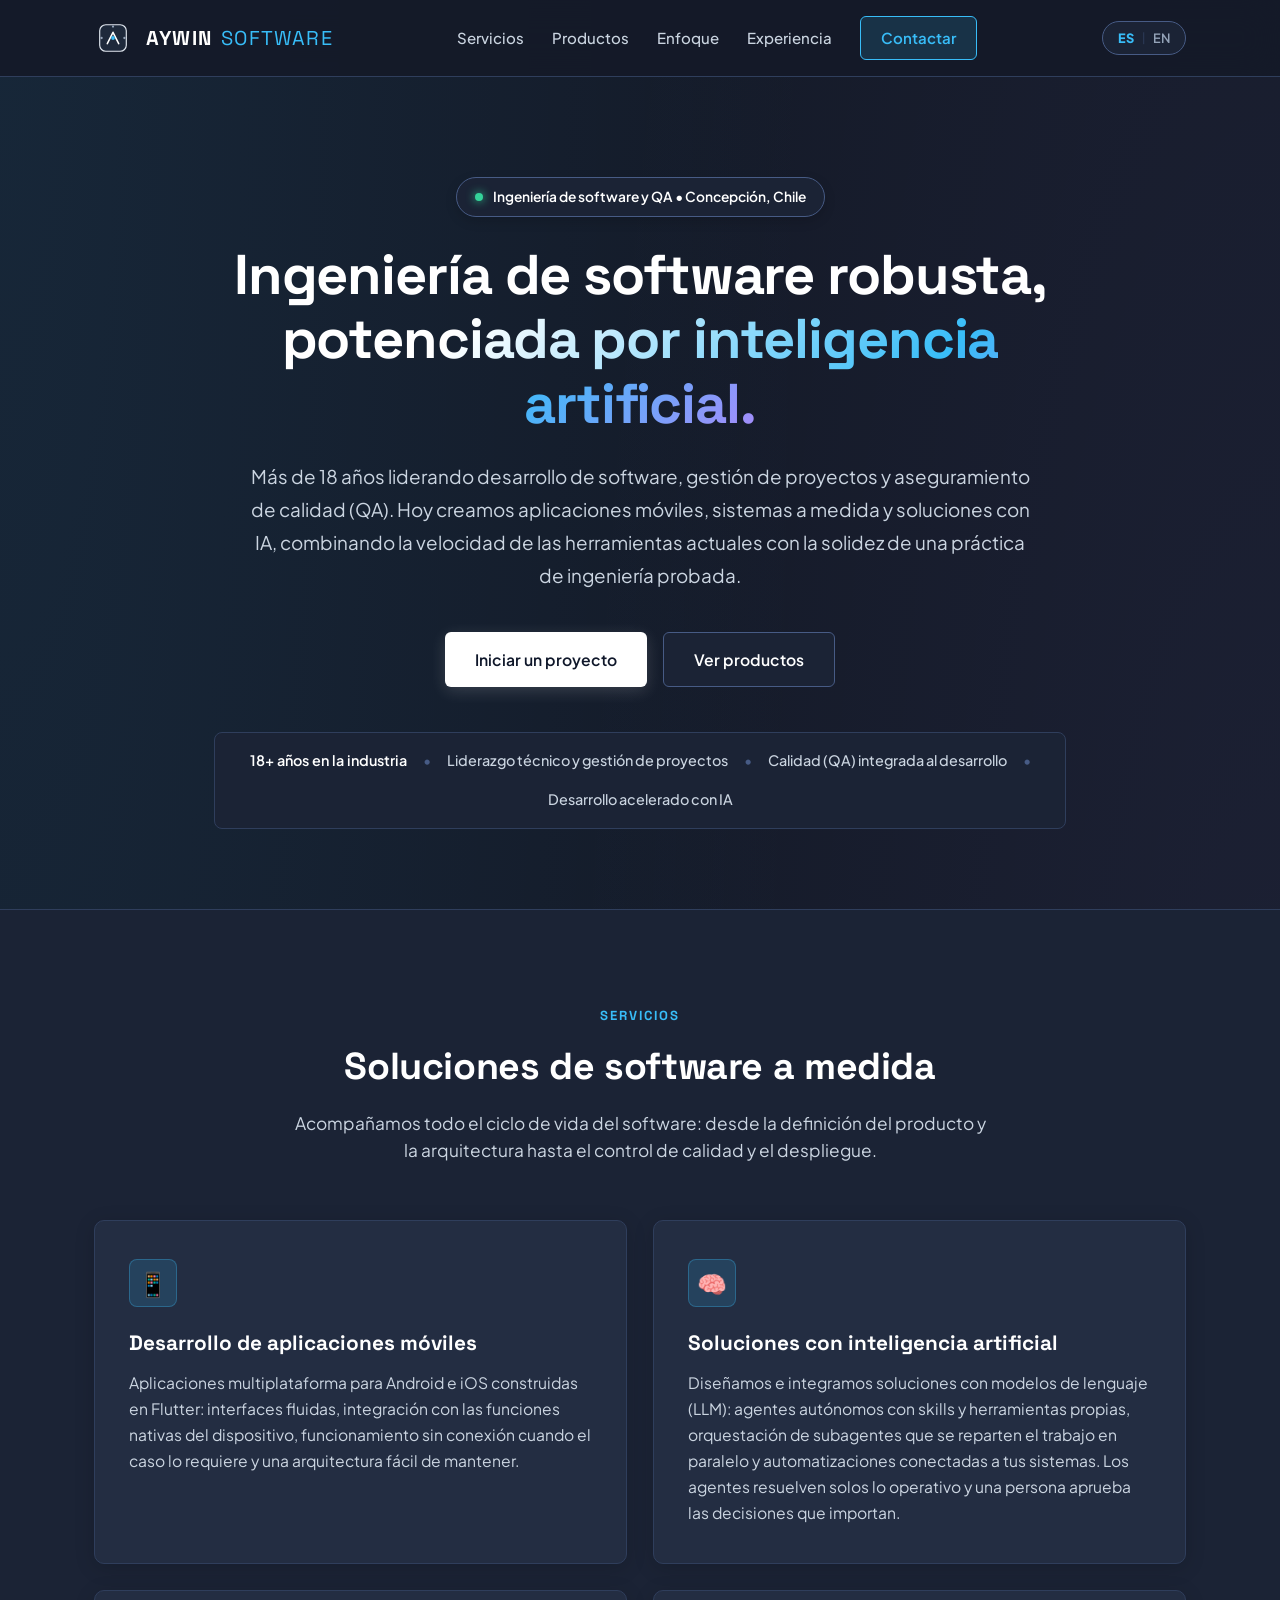
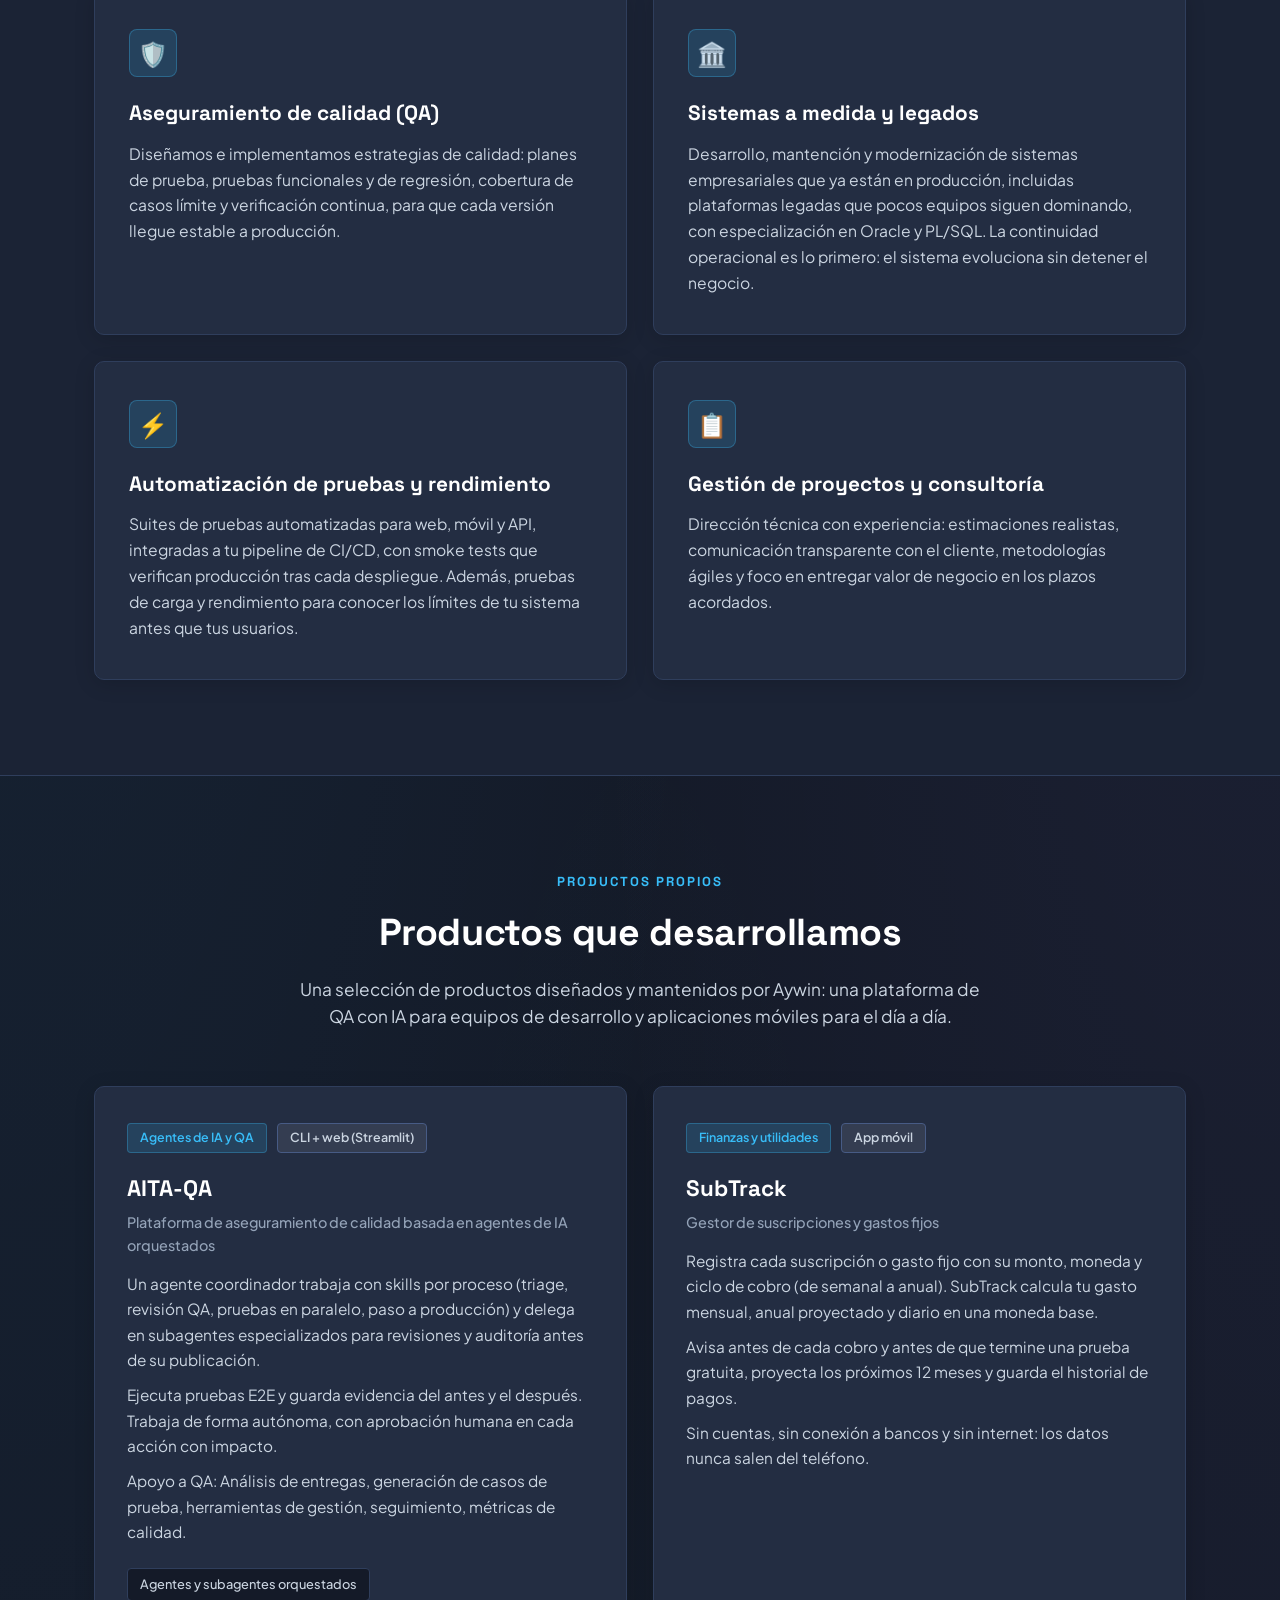
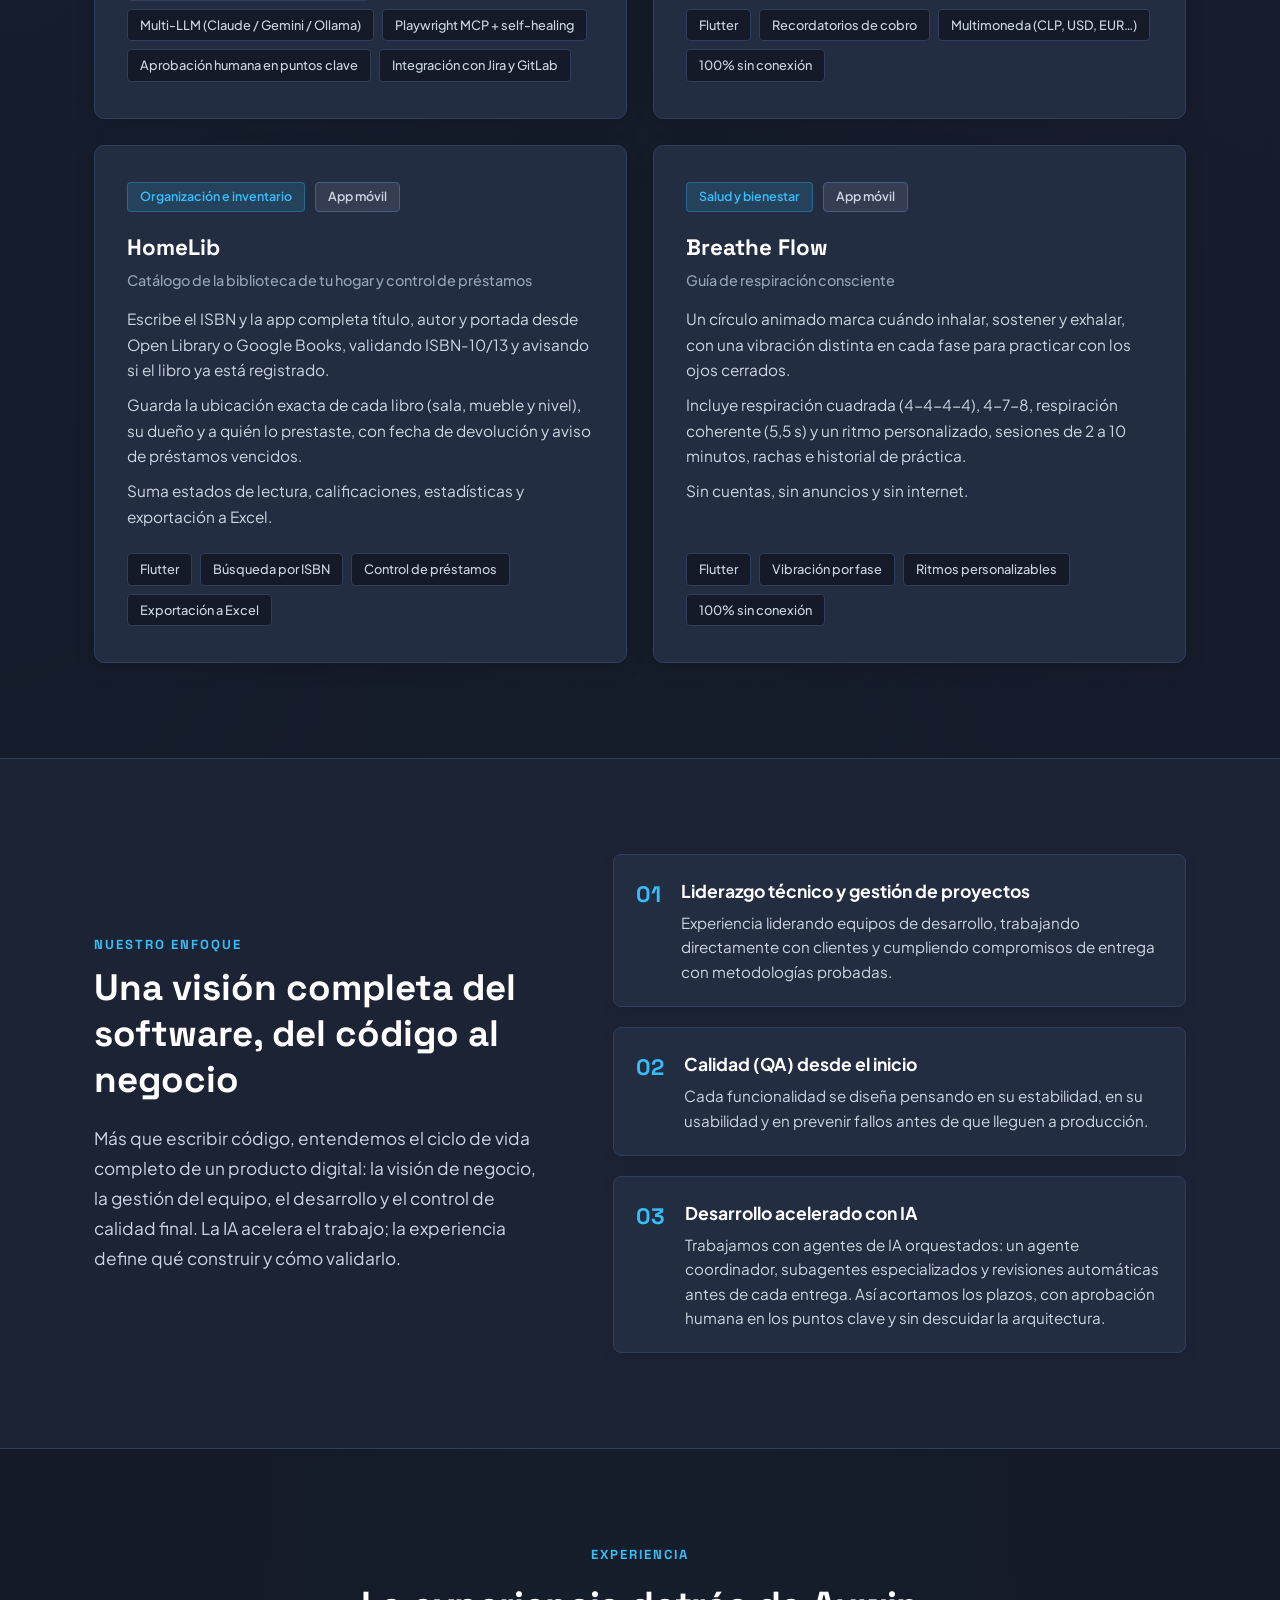
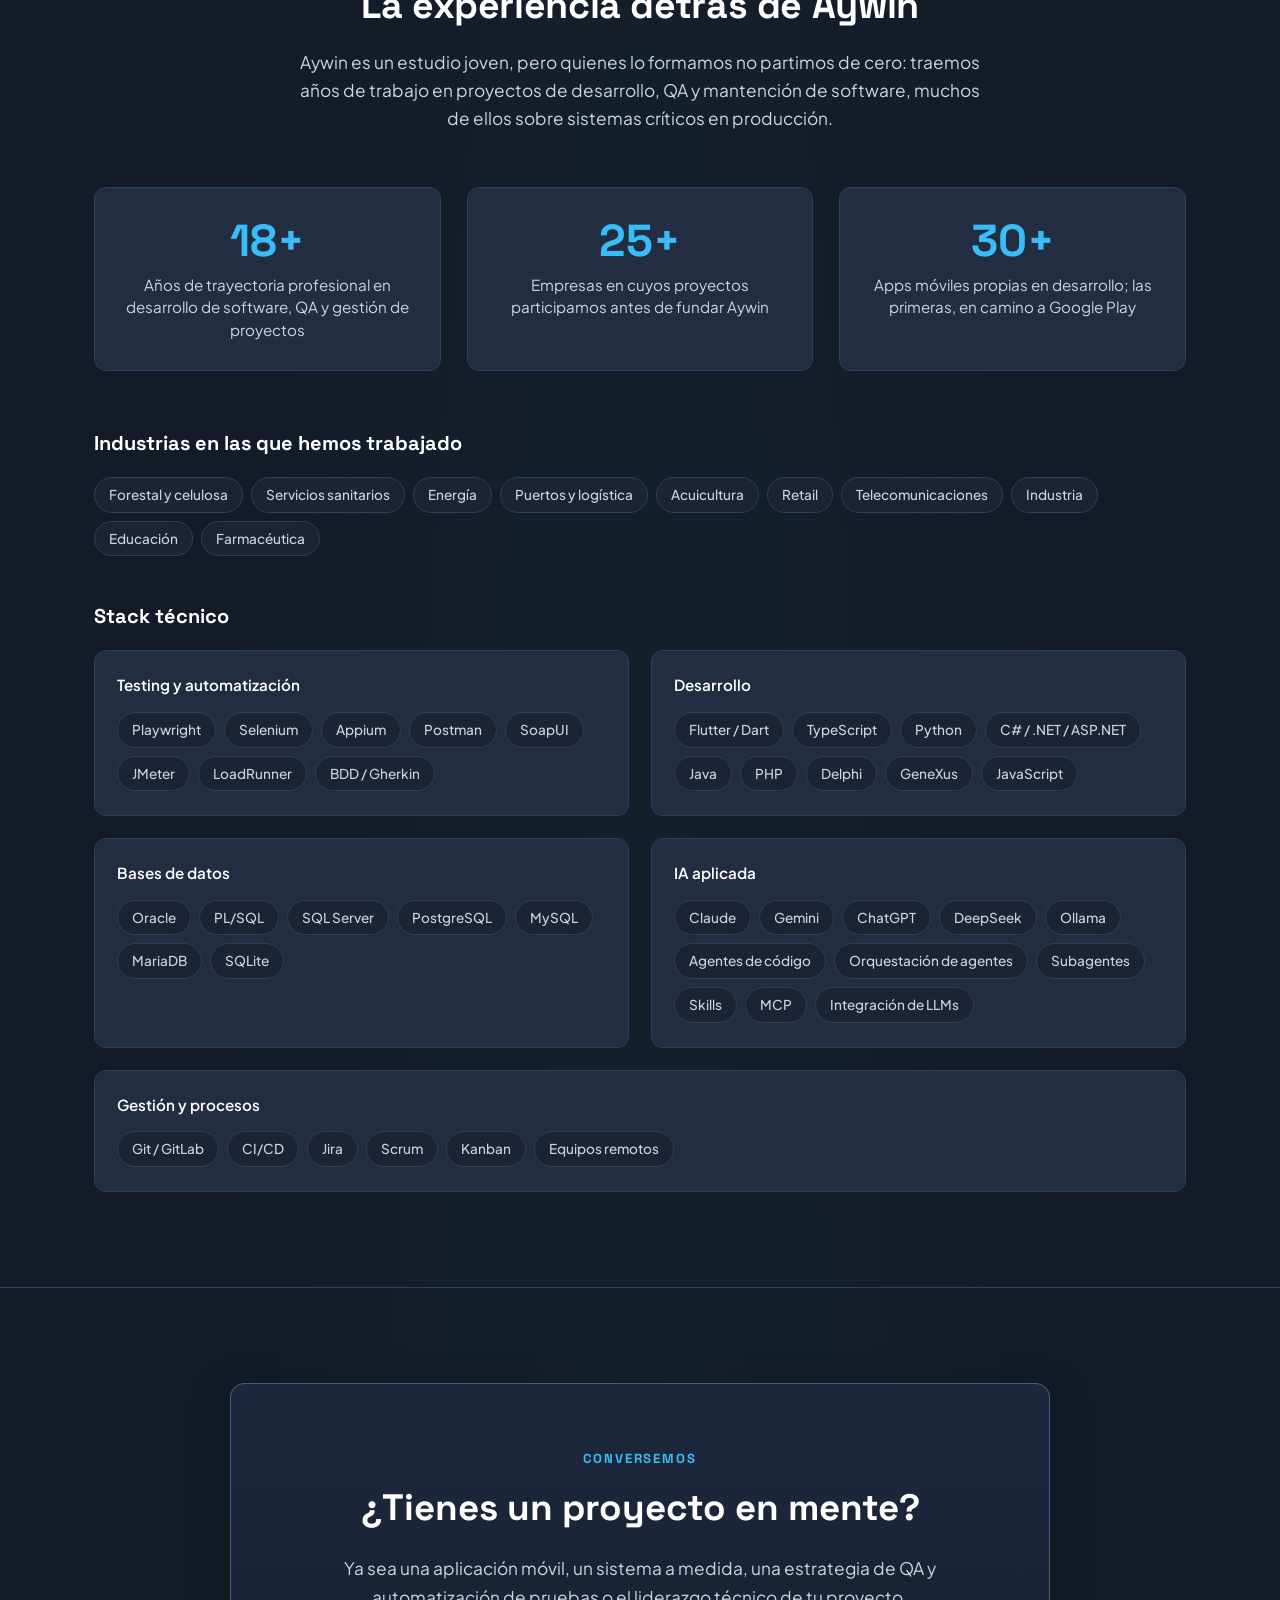
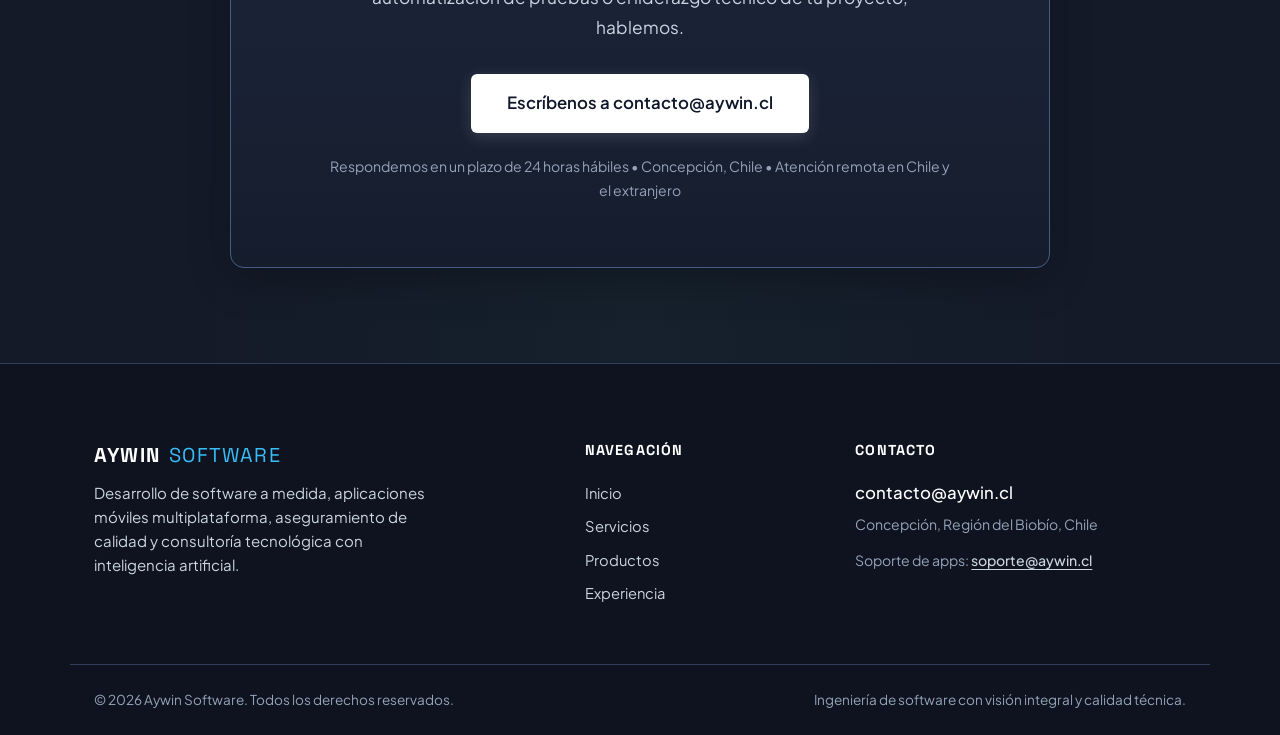
<file: index.html>
<!DOCTYPE html>
<html lang="es" data-i18n-mode="static">
<head>
    <!-- Google tag (gtag.js) -->
    <script async src="https://www.googletagmanager.com/gtag/js?id=G-4CEL4YS32C"></script>
    <script>
      window.dataLayer = window.dataLayer || [];
      function gtag(){dataLayer.push(arguments);}
      gtag('js', new Date());

      gtag('config', 'G-4CEL4YS32C');
    </script>

    <meta charset="UTF-8">
    <meta name="viewport" content="width=device-width, initial-scale=1.0">
    <title>Aywin Software | Ingeniería de software, QA e IA • Concepción, Chile</title>
    <meta name="description" content="Desarrollo de software, QA y automatización de pruebas, apps móviles en Flutter y soluciones con IA. Más de 18 años de experiencia. Concepción, Chile.">
    <meta name="keywords" content="desarrollo de software concepcion, ingenieria de software concepcion, consultoria qa chile, automatizacion de pruebas biobio, testing playwright, desarrollo aplicaciones moviles chile, flutter concepcion, agentes ia chile, aita-qa">
    <meta name="author" content="Aywin Software">
    <meta name="robots" content="index, follow, max-image-preview:large">
    <link rel="canonical" href="https://aywin.cl/">
    <link rel="alternate" hreflang="es" href="https://aywin.cl/">
    <link rel="alternate" hreflang="en" href="https://aywin.cl/en/">
    <link rel="alternate" hreflang="x-default" href="https://aywin.cl/">

    <!-- Geolocalización SEO (Concepción, Región del Biobío, Chile) -->
    <meta name="geo.region" content="CL-BI">
    <meta name="geo.placename" content="Concepción">
    <meta name="geo.position" content="-36.827;-73.0503">
    <meta name="ICBM" content="-36.827, -73.0503">

    <!-- Open Graph / Redes Sociales (WhatsApp, LinkedIn, Facebook) -->
    <meta property="og:type" content="website">
    <meta property="og:url" content="https://aywin.cl/">
    <meta property="og:title" content="Aywin Software | Ingeniería de software, QA e IA">
    <meta property="og:description" content="Desarrollo de software, QA y automatización de pruebas, apps móviles en Flutter y soluciones con IA. Más de 18 años de experiencia. Concepción, Chile.">
    <meta property="og:image" content="https://aywin.cl/og-image.jpg">
    <meta property="og:image:width" content="1200">
    <meta property="og:image:height" content="630">
    <meta property="og:locale" content="es_CL">
    <meta property="og:locale:alternate" content="en_US">
    <meta property="og:site_name" content="Aywin Software">

    <!-- Twitter Card -->
    <meta name="twitter:card" content="summary_large_image">
    <meta name="twitter:url" content="https://aywin.cl/">
    <meta name="twitter:title" content="Aywin Software | Ingeniería de software, QA e IA">
    <meta name="twitter:description" content="Desarrollo de software, QA y automatización de pruebas, apps móviles en Flutter y soluciones con IA. Más de 18 años de experiencia. Concepción, Chile.">
    <meta name="twitter:image" content="https://aywin.cl/og-image.jpg">

    <!-- Datos Estructurados Schema.org (JSON-LD) para Google Search -->
    <script type="application/ld+json">
    {
      "@context": "https://schema.org",
      "@type": "ProfessionalService",
      "name": "Aywin Software",
      "image": "https://aywin.cl/og-image.jpg",
      "logo": "https://aywin.cl/apple-touch-icon.png",
      "@id": "https://aywin.cl/#organization",
      "url": "https://aywin.cl/",
      "email": "contacto@aywin.cl",
      "priceRange": "$$",
      "address": {
        "@type": "PostalAddress",
        "addressLocality": "Concepción",
        "addressRegion": "Región del Biobío",
        "addressCountry": "CL"
      },
      "geo": {
        "@type": "GeoCoordinates",
        "latitude": -36.827,
        "longitude": -73.0503
      },
      "areaServed": [
        { "@type": "AdministrativeArea", "name": "Región del Biobío" },
        { "@type": "Country", "name": "Chile" },
        { "@type": "Country", "name": "Global" }
      ],
      "knowsAbout": [
        "Software Engineering",
        "Quality Assurance",
        "Playwright Test Automation",
        "Flutter Mobile Development",
        "AI Agent Architectures",
        "Python",
        "PHP",
        ".NET"
      ]
    }
    </script>

    <link rel="preconnect" href="https://fonts.googleapis.com">
    <link rel="preconnect" href="https://fonts.gstatic.com" crossorigin>
    <link href="https://fonts.googleapis.com/css2?family=Plus+Jakarta+Sans:wght@400;500;600;700;800&family=Space+Grotesk:wght@500;600;700&display=swap" rel="stylesheet">
        <meta name="theme-color" content="#141A28">
    <link rel="icon" type="image/svg+xml" href="/favicon.svg">
    <link rel="apple-touch-icon" href="/apple-touch-icon.png">
    <link rel="stylesheet" href="/styles.css?v=1.7">
    <script src="/i18n.js?v=1.15" defer></script>
</head>
<body>

    <a href="#main" class="skip-link" data-i18n="a11y.skip">Saltar al contenido</a>

    <!-- NAVEGACIÓN -->
    <header class="site-header">
        <div class="container nav-container">
            <a href="#inicio" class="brand-logo" aria-label="Aywin Software — Inicio">
                <svg class="logo-symbol" aria-hidden="true" focusable="false" viewBox="0 0 100 100" fill="none" xmlns="http://www.w3.org/2000/svg">
                    <rect x="15" y="15" width="70" height="70" rx="16" stroke="#E2E8F0" stroke-width="3" fill="#1E293B"/>
                    <path d="M35 65L50 35L65 65" stroke="#FFFFFF" stroke-width="4" stroke-linecap="round" stroke-linejoin="round"/>
                    <circle cx="50" cy="50" r="5" fill="#38BDF8"/>
                    <circle cx="50" cy="20" r="3" fill="#94A3B8"/>
                    <circle cx="80" cy="50" r="3" fill="#94A3B8"/>
                    <circle cx="20" cy="50" r="3" fill="#94A3B8"/>
                </svg>
                <span class="brand-text">AYWIN <span>SOFTWARE</span></span>
            </a>
            <nav class="nav-links" id="navLinks">
                <a href="#servicios" data-i18n="nav.services">Servicios</a>
                <a href="#productos" data-i18n="nav.products">Productos</a>
                <a href="#ingenieria" data-i18n="nav.engineering">Enfoque</a>
                <a href="#experiencia" data-i18n="nav.experience">Experiencia</a>
                <a href="#contacto" class="btn-nav" data-i18n="nav.contact">Contactar</a>
            </nav>
            <div class="nav-actions">
                <div class="lang-switch" id="langSwitch" role="group" aria-label="Cambiar idioma / Switch language">
                    <a class="lang-btn active" href="/" hreflang="es" lang="es" data-lang="es" title="Español" aria-current="page">ES</a>
                    <span class="lang-divider" aria-hidden="true">|</span>
                    <a class="lang-btn" href="/en/" hreflang="en" lang="en" data-lang="en" title="English">EN</a>
                </div>
                <button type="button" class="nav-toggle" id="navToggle" aria-label="Abrir menú de navegación" aria-expanded="false" aria-controls="navLinks">
                    <span></span>
                    <span></span>
                    <span></span>
                </button>
            </div>
        </div>
    </header>

    <main id="main">

    <!-- HERO SECTION -->
    <section id="inicio" class="hero-section">
        <div class="container hero-content">
            <div class="badge-chip">
                <span class="status-indicator" aria-hidden="true"></span> <span data-i18n="hero.badge">Ingeniería de software y QA • Concepción, Chile</span>
            </div>
            <h1 class="hero-title">
                <span data-i18n="hero.title_p1">Ingeniería de software robusta,</span> <br>
                <span class="gradient-text" data-i18n="hero.title_p2">potenciada por inteligencia artificial.</span>
            </h1>
            <p class="hero-subtitle" data-i18n="hero.subtitle">
                Más de 18 años liderando desarrollo de software, gestión de proyectos y aseguramiento de calidad (QA). Hoy creamos aplicaciones móviles, sistemas a medida y soluciones con IA, combinando la velocidad de las herramientas actuales con la solidez de una práctica de ingeniería probada.
            </p>
            <div class="hero-actions">
                <a href="#contacto" class="btn btn-primary" data-i18n="hero.btn_project">Iniciar un proyecto</a>
                <a href="#productos" class="btn btn-secondary" data-i18n="hero.btn_portfolio">Ver productos</a>
            </div>
            <div class="credentials-strip">
                <span class="credential-tag" data-i18n="hero.cred_years">18+ años en la industria</span>
                <span class="dot" aria-hidden="true">•</span>
                <span data-i18n="hero.cred_leadership">Liderazgo técnico y gestión de proyectos</span>
                <span class="dot" aria-hidden="true">•</span>
                <span data-i18n="hero.cred_qa">Calidad (QA) integrada al desarrollo</span>
                <span class="dot" aria-hidden="true">•</span>
                <span data-i18n="hero.cred_ai">Desarrollo acelerado con IA</span>
            </div>
        </div>
    </section>

    <!-- CAPACIDADES & SERVICIOS EMPRESARIALES -->
    <section id="servicios" class="services-section">
        <div class="container">
            <div class="section-header text-center">
                <span class="section-tag" data-i18n="services.tag">SERVICIOS</span>
                <h2 data-i18n="services.title">Soluciones de software a medida</h2>
                <p data-i18n="services.subtitle">Acompañamos todo el ciclo de vida del software: desde la definición del producto y la arquitectura hasta el control de calidad y el despliegue.</p>
            </div>

            <div class="services-grid">
                
                <div class="service-card">
                    <div class="service-icon-box" aria-hidden="true">📱</div>
                    <h3 data-i18n="services.mobile.title">Desarrollo de aplicaciones móviles</h3>
                    <p data-i18n="services.mobile.desc">Aplicaciones multiplataforma para Android e iOS construidas en Flutter: interfaces fluidas, integración con las funciones nativas del dispositivo, funcionamiento sin conexión cuando el caso lo requiere y una arquitectura fácil de mantener.</p>
                </div>

                <div class="service-card">
                    <div class="service-icon-box" aria-hidden="true">🧠</div>
                    <h3 data-i18n="services.ai.title">Soluciones con inteligencia artificial</h3>
                    <p data-i18n="services.ai.desc">Diseñamos e integramos soluciones con modelos de lenguaje (LLM): agentes autónomos con skills y herramientas propias, orquestación de subagentes que se reparten el trabajo en paralelo y automatizaciones conectadas a tus sistemas. Los agentes resuelven solos lo operativo y una persona aprueba las decisiones que importan.</p>
                </div>

                <div class="service-card">
                    <div class="service-icon-box" aria-hidden="true">🛡️</div>
                    <h3 data-i18n="services.qa.title">Aseguramiento de calidad (QA)</h3>
                    <p data-i18n="services.qa.desc">Diseñamos e implementamos estrategias de calidad: planes de prueba, pruebas funcionales y de regresión, cobertura de casos límite y verificación continua, para que cada versión llegue estable a producción.</p>
                </div>

                <div class="service-card">
                    <div class="service-icon-box" aria-hidden="true">🏛️</div>
                    <h3 data-i18n="services.legacy.title">Sistemas a medida y legados</h3>
                    <p data-i18n="services.legacy.desc">Desarrollo, mantención y modernización de sistemas empresariales que ya están en producción, incluidas plataformas legadas que pocos equipos siguen dominando, con especialización en Oracle y PL/SQL. La continuidad operacional es lo primero: el sistema evoluciona sin detener el negocio.</p>
                </div>

                <div class="service-card">
                    <div class="service-icon-box" aria-hidden="true">⚡</div>
                    <h3 data-i18n="services.automation.title">Automatización de pruebas y rendimiento</h3>
                    <p data-i18n="services.automation.desc">Suites de pruebas automatizadas para web, móvil y API, integradas a tu pipeline de CI/CD, con smoke tests que verifican producción tras cada despliegue. Además, pruebas de carga y rendimiento para conocer los límites de tu sistema antes que tus usuarios.</p>
                </div>

                <div class="service-card">
                    <div class="service-icon-box" aria-hidden="true">📋</div>
                    <h3 data-i18n="services.consulting.title">Gestión de proyectos y consultoría</h3>
                    <p data-i18n="services.consulting.desc">Dirección técnica con experiencia: estimaciones realistas, comunicación transparente con el cliente, metodologías ágiles y foco en entregar valor de negocio en los plazos acordados.</p>
                </div>

            </div>
        </div>
    </section>

    <!-- PORTAFOLIO DE PRODUCTOS PROPIOS -->
    <section id="productos" class="portfolio-section">
        <div class="container">
            <div class="section-header text-center">
                <span class="section-tag" data-i18n="products.tag">PRODUCTOS PROPIOS</span>
                <h2 data-i18n="products.title">Productos que desarrollamos</h2>
                <p data-i18n="products.subtitle">Una selección de productos diseñados y mantenidos por Aywin: una plataforma de QA con IA para equipos de desarrollo y aplicaciones móviles para el día a día.</p>
            </div>

            <div class="portfolio-grid">

                <!-- CARD 1: AITA-QA -->
                <div class="portfolio-card">
                    <div class="card-meta">
                        <span class="category-pill" data-i18n="product.aita.cat">Agentes de IA y QA</span>
                        <span class="platform-pill" data-i18n="product.aita.platform">CLI + web (Streamlit)</span>
                    </div>
                    <h3 data-i18n="product.aita.title">AITA-QA</h3>
                    <p class="card-subtitle" data-i18n="product.aita.subtitle">Plataforma de aseguramiento de calidad basada en agentes de IA orquestados</p>
                    <div class="card-description" data-i18n="product.aita.desc">
                        <p>Un agente coordinador trabaja con skills por proceso (triage, revisión QA, pruebas en paralelo, paso a producción) y delega en subagentes especializados para revisiones y auditoría antes de su publicación.</p><p>Ejecuta pruebas E2E y guarda evidencia del antes y el después. Trabaja de forma autónoma, con aprobación humana en cada acción con impacto.</p><p>Apoyo a QA: Análisis de entregas, generación de casos de prueba, herramientas de gestión, seguimiento, métricas de calidad.</p>
                    </div>
                    <div class="card-badges">
                        <span data-i18n="product.aita.b1">Agentes y subagentes orquestados</span>
                        <span data-i18n="product.aita.b2">Multi-LLM (Claude / Gemini / Ollama)</span>
                        <span data-i18n="product.aita.b3">Playwright MCP + self-healing</span>
                        <span data-i18n="product.aita.b4">Aprobación humana en puntos clave</span>
                        <span data-i18n="product.aita.b5">Integración con Jira y GitLab</span>
                    </div>
                </div>

                <!-- CARD 2: SUBTRACK -->
                <div class="portfolio-card">
                    <div class="card-meta">
                        <span class="category-pill" data-i18n="product.subtrack.cat">Finanzas y utilidades</span>
                        <span class="platform-pill" data-i18n="product.subtrack.platform">App móvil</span>
                    </div>
                    <h3 data-i18n="product.subtrack.title">SubTrack</h3>
                    <p class="card-subtitle" data-i18n="product.subtrack.subtitle">Gestor de suscripciones y gastos fijos</p>
                    <div class="card-description" data-i18n="product.subtrack.desc">
                        <p>Registra cada suscripción o gasto fijo con su monto, moneda y ciclo de cobro (de semanal a anual). SubTrack calcula tu gasto mensual, anual proyectado y diario en una moneda base.</p><p>Avisa antes de cada cobro y antes de que termine una prueba gratuita, proyecta los próximos 12 meses y guarda el historial de pagos.</p><p>Sin cuentas, sin conexión a bancos y sin internet: los datos nunca salen del teléfono.</p>
                    </div>
                    <div class="card-badges">
                        <span data-i18n="product.subtrack.b1">Flutter</span>
                        <span data-i18n="product.subtrack.b2">Recordatorios de cobro</span>
                        <span data-i18n="product.subtrack.b3">Multimoneda (CLP, USD, EUR…)</span>
                        <span data-i18n="product.subtrack.b4">100% sin conexión</span>
                    </div>
                </div>

                <!-- CARD 3: HOMELIB -->
                <div class="portfolio-card">
                    <div class="card-meta">
                        <span class="category-pill" data-i18n="product.library.cat">Organización e inventario</span>
                        <span class="platform-pill" data-i18n="product.library.platform">App móvil</span>
                    </div>
                    <h3 data-i18n="product.library.title">HomeLib</h3>
                    <p class="card-subtitle" data-i18n="product.library.subtitle">Catálogo de la biblioteca de tu hogar y control de préstamos</p>
                    <div class="card-description" data-i18n="product.library.desc">
                        <p>Escribe el ISBN y la app completa título, autor y portada desde Open Library o Google Books, validando ISBN-10/13 y avisando si el libro ya está registrado.</p><p>Guarda la ubicación exacta de cada libro (sala, mueble y nivel), su dueño y a quién lo prestaste, con fecha de devolución y aviso de préstamos vencidos.</p><p>Suma estados de lectura, calificaciones, estadísticas y exportación a Excel.</p>
                    </div>
                    <div class="card-badges">
                        <span data-i18n="product.library.b1">Flutter</span>
                        <span data-i18n="product.library.b2">Búsqueda por ISBN</span>
                        <span data-i18n="product.library.b3">Control de préstamos</span>
                        <span data-i18n="product.library.b4">Exportación a Excel</span>
                    </div>
                </div>

                <!-- CARD 4: BREATHE FLOW -->
                <div class="portfolio-card">
                    <div class="card-meta">
                        <span class="category-pill" data-i18n="product.breathe.cat">Salud y bienestar</span>
                        <span class="platform-pill" data-i18n="product.breathe.platform">App móvil</span>
                    </div>
                    <h3 data-i18n="product.breathe.title">Breathe Flow</h3>
                    <p class="card-subtitle" data-i18n="product.breathe.subtitle">Guía de respiración consciente</p>
                    <div class="card-description" data-i18n="product.breathe.desc">
                        <p>Un círculo animado marca cuándo inhalar, sostener y exhalar, con una vibración distinta en cada fase para practicar con los ojos cerrados.</p><p>Incluye respiración cuadrada (4-4-4-4), 4-7-8, respiración coherente (5,5 s) y un ritmo personalizado, sesiones de 2 a 10 minutos, rachas e historial de práctica.</p><p>Sin cuentas, sin anuncios y sin internet.</p>
                    </div>
                    <div class="card-badges">
                        <span data-i18n="product.breathe.b1">Flutter</span>
                        <span data-i18n="product.breathe.b2">Vibración por fase</span>
                        <span data-i18n="product.breathe.b3">Ritmos personalizables</span>
                        <span data-i18n="product.breathe.b4">100% sin conexión</span>
                    </div>
                </div>

            </div>
        </div>
    </section>

    <!-- INGENIERÍA & VANGUARDIA IA -->
    <section id="ingenieria" class="approach-section">
        <div class="container">
            <div class="approach-grid">
                <div class="approach-lead">
                    <span class="section-tag" data-i18n="diff.tag">NUESTRO ENFOQUE</span>
                    <h2 data-i18n="diff.title">Una visión completa del software, del código al negocio</h2>
                    <p data-i18n="diff.lead">
                        Más que escribir código, entendemos el ciclo de vida completo de un producto digital: la visión de negocio, la gestión del equipo, el desarrollo y el control de calidad final. La IA acelera el trabajo; la experiencia define qué construir y cómo validarlo.
                    </p>
                </div>
                <div class="approach-items">
                    <div class="approach-item">
                        <div class="item-num">01</div>
                        <div>
                            <h4 data-i18n="diff.item1.title">Liderazgo técnico y gestión de proyectos</h4>
                            <p data-i18n="diff.item1.desc">Experiencia liderando equipos de desarrollo, trabajando directamente con clientes y cumpliendo compromisos de entrega con metodologías probadas.</p>
                        </div>
                    </div>
                    <div class="approach-item">
                        <div class="item-num">02</div>
                        <div>
                            <h4 data-i18n="diff.item2.title">Calidad (QA) desde el inicio</h4>
                            <p data-i18n="diff.item2.desc">Cada funcionalidad se diseña pensando en su estabilidad, en su usabilidad y en prevenir fallos antes de que lleguen a producción.</p>
                        </div>
                    </div>
                    <div class="approach-item">
                        <div class="item-num">03</div>
                        <div>
                            <h4 data-i18n="diff.item3.title">Desarrollo acelerado con IA</h4>
                            <p data-i18n="diff.item3.desc">Trabajamos con agentes de IA orquestados: un agente coordinador, subagentes especializados y revisiones automáticas antes de cada entrega. Así acortamos los plazos, con aprobación humana en los puntos clave y sin descuidar la arquitectura.</p>
                        </div>
                    </div>
                </div>
            </div>
        </div>
    </section>

    <!-- EXPERIENCIA -->
    <section id="experiencia" class="experience-section">
        <div class="container">
            <div class="section-header text-center">
                <span class="section-tag" data-i18n="exp.tag">EXPERIENCIA</span>
                <h2 data-i18n="exp.title">La experiencia detrás de Aywin</h2>
                <p data-i18n="exp.subtitle">Aywin es un estudio joven, pero quienes lo formamos no partimos de cero: traemos años de trabajo en proyectos de desarrollo, QA y mantención de software, muchos de ellos sobre sistemas críticos en producción.</p>
            </div>

            <div class="stats-grid">
                <div class="stat-tile">
                    <div class="stat-value">18+</div>
                    <div class="stat-label" data-i18n="exp.stat_years">Años de trayectoria profesional en desarrollo de software, QA y gestión de proyectos</div>
                </div>
                <div class="stat-tile">
                    <div class="stat-value">25+</div>
                    <div class="stat-label" data-i18n="exp.stat_companies">Empresas en cuyos proyectos participamos antes de fundar Aywin</div>
                </div>
                <div class="stat-tile">
                    <div class="stat-value">30+</div>
                    <div class="stat-label" data-i18n="exp.stat_apps">Apps móviles propias en desarrollo; las primeras, en camino a Google Play</div>
                </div>
            </div>

            <div class="exp-block">
                <h3 data-i18n="exp.sectors_title">Industrias en las que hemos trabajado</h3>
                <div class="chip-row">
                    <span data-i18n="exp.sector.forestry">Forestal y celulosa</span>
                    <span data-i18n="exp.sector.water">Servicios sanitarios</span>
                    <span data-i18n="exp.sector.energy">Energía</span>
                    <span data-i18n="exp.sector.ports">Puertos y logística</span>
                    <span data-i18n="exp.sector.aqua">Acuicultura</span>
                    <span data-i18n="exp.sector.retail">Retail</span>
                    <span data-i18n="exp.sector.telco">Telecomunicaciones</span>
                    <span data-i18n="exp.sector.industry">Industria</span>
                    <span data-i18n="exp.sector.education">Educación</span>
                    <span data-i18n="exp.sector.pharma">Farmacéutica</span>
                </div>
            </div>

            <div class="exp-block">
                <h3 data-i18n="exp.stack_title">Stack técnico</h3>
                <div class="stack-grid">
                    <div class="stack-group">
                        <h4 data-i18n="exp.stack.testing">Testing y automatización</h4>
                        <div class="chip-row">
                            <span>Playwright</span><span>Selenium</span><span>Appium</span><span>Postman</span><span>SoapUI</span><span>JMeter</span><span>LoadRunner</span><span>BDD / Gherkin</span>
                        </div>
                    </div>
                    <div class="stack-group">
                        <h4 data-i18n="exp.stack.dev">Desarrollo</h4>
                        <div class="chip-row">
                            <span>Flutter / Dart</span><span>TypeScript</span><span>Python</span><span>C# / .NET / ASP.NET</span><span>Java</span><span>PHP</span><span>Delphi</span><span>GeneXus</span><span>JavaScript</span>
                        </div>
                    </div>
                    <div class="stack-group">
                        <h4 data-i18n="exp.stack.data">Bases de datos</h4>
                        <div class="chip-row">
                            <span>Oracle</span><span>PL/SQL</span><span>SQL Server</span><span>PostgreSQL</span><span>MySQL</span><span>MariaDB</span><span>SQLite</span>
                        </div>
                    </div>
                    <div class="stack-group">
                        <h4 data-i18n="exp.stack.ai">IA aplicada</h4>
                        <div class="chip-row">
                            <span>Claude</span><span>Gemini</span><span>ChatGPT</span><span>DeepSeek</span><span>Ollama</span><span data-i18n="exp.stack.agents">Agentes de código</span><span data-i18n="exp.stack.orchestration">Orquestación de agentes</span><span data-i18n="exp.stack.subagents">Subagentes</span><span>Skills</span><span>MCP</span><span data-i18n="exp.stack.llm">Integración de LLMs</span>
                        </div>
                    </div>
                    <div class="stack-group">
                        <h4 data-i18n="exp.stack.process">Gestión y procesos</h4>
                        <div class="chip-row">
                            <span>Git / GitLab</span><span>CI/CD</span><span>Jira</span><span>Scrum</span><span>Kanban</span><span data-i18n="exp.stack.remote">Equipos remotos</span>
                        </div>
                    </div>
                </div>
            </div>
        </div>
    </section>

    <!-- CONTACTO / CTA -->
    <section id="contacto" class="contact-section">
        <div class="container">
            <div class="contact-box">
                <span class="section-tag" data-i18n="contact.tag">CONVERSEMOS</span>
                <h2 data-i18n="contact.title">¿Tienes un proyecto en mente?</h2>
                <p data-i18n="contact.subtitle">Ya sea una aplicación móvil, un sistema a medida, una estrategia de QA y automatización de pruebas o el liderazgo técnico de tu proyecto, hablemos.</p>
                <div class="contact-action-row">
                    <a href="mailto:contacto@aywin.cl" class="btn btn-primary btn-large" data-i18n="contact.btn">
                        Escríbenos a contacto@aywin.cl
                    </a>
                </div>
                <p class="contact-subtext" data-i18n="contact.subtext">Respondemos en un plazo de 24 horas hábiles • Concepción, Chile • Atención remota en Chile y el extranjero</p>
            </div>
        </div>
    </section>

    </main>

    <!-- FOOTER -->
    <footer class="site-footer">
        <div class="container footer-container">
            <div class="footer-col-brand">
                <div class="brand-text">AYWIN <span>SOFTWARE</span></div>
                <p class="footer-desc" data-i18n="footer.desc">
                    Desarrollo de software a medida, aplicaciones móviles multiplataforma, aseguramiento de calidad y consultoría tecnológica con inteligencia artificial.
                </p>
            </div>
            <div class="footer-col-links">
                <h4 data-i18n="footer.nav_title">Navegación</h4>
                <ul>
                    <li><a href="#inicio" data-i18n="footer.nav_home">Inicio</a></li>
                    <li><a href="#servicios" data-i18n="footer.nav_services">Servicios</a></li>
                    <li><a href="#productos" data-i18n="footer.nav_products">Productos</a></li>
                    <li><a href="#experiencia" data-i18n="nav.experience">Experiencia</a></li>
                </ul>
            </div>
            <div class="footer-col-contact">
                <h4 data-i18n="footer.contact_title">Contacto</h4>
                <p><a href="mailto:contacto@aywin.cl">contacto@aywin.cl</a></p>
                <p class="location-text" data-i18n="footer.location">Concepción, Región del Biobío, Chile</p>
                <p class="footer-support"><span data-i18n="footer.support">Soporte de apps:</span> <a href="mailto:soporte@aywin.cl">soporte@aywin.cl</a></p>
            </div>
        </div>
        <div class="footer-bottom">
            <div class="container bottom-bar">
                <p data-i18n="footer.rights">&copy; 2026 Aywin Software. Todos los derechos reservados.</p>
                <p data-i18n="footer.tagline">Ingeniería de software con visión integral y calidad técnica.</p>
            </div>
        </div>
    </footer>

    <script>
        const navToggle = document.getElementById('navToggle');
        const navLinks = document.getElementById('navLinks');
        if (navToggle && navLinks) {
            const setMenu = (open) => {
                navLinks.classList.toggle('active', open);
                navToggle.classList.toggle('open', open);
                navToggle.setAttribute('aria-expanded', String(open));
            };
            navToggle.addEventListener('click', () => {
                setMenu(!navLinks.classList.contains('active'));
            });
            navLinks.querySelectorAll('a').forEach(link => {
                link.addEventListener('click', () => setMenu(false));
            });
            document.addEventListener('keydown', (e) => {
                if (e.key === 'Escape' && navLinks.classList.contains('active')) {
                    setMenu(false);
                    navToggle.focus();
                }
            });
        }
    </script>
</body>
</html>
</file>
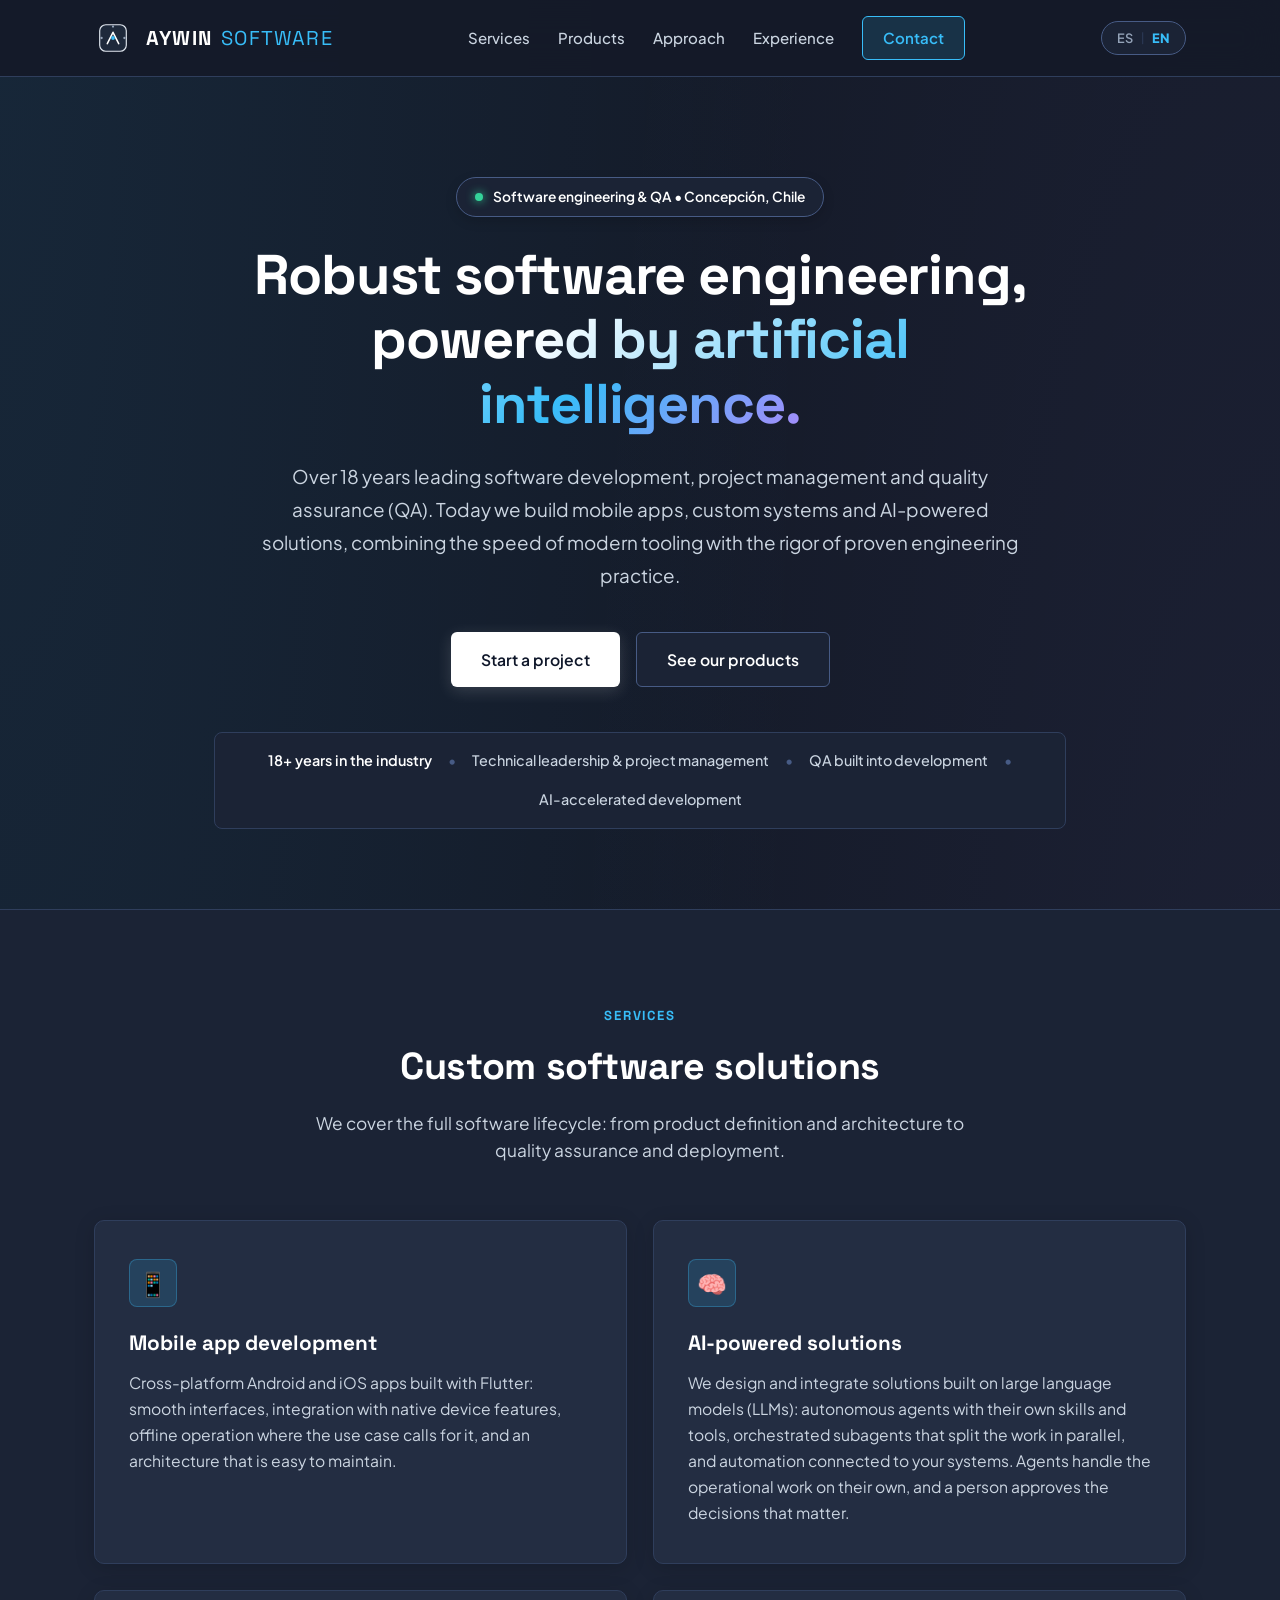
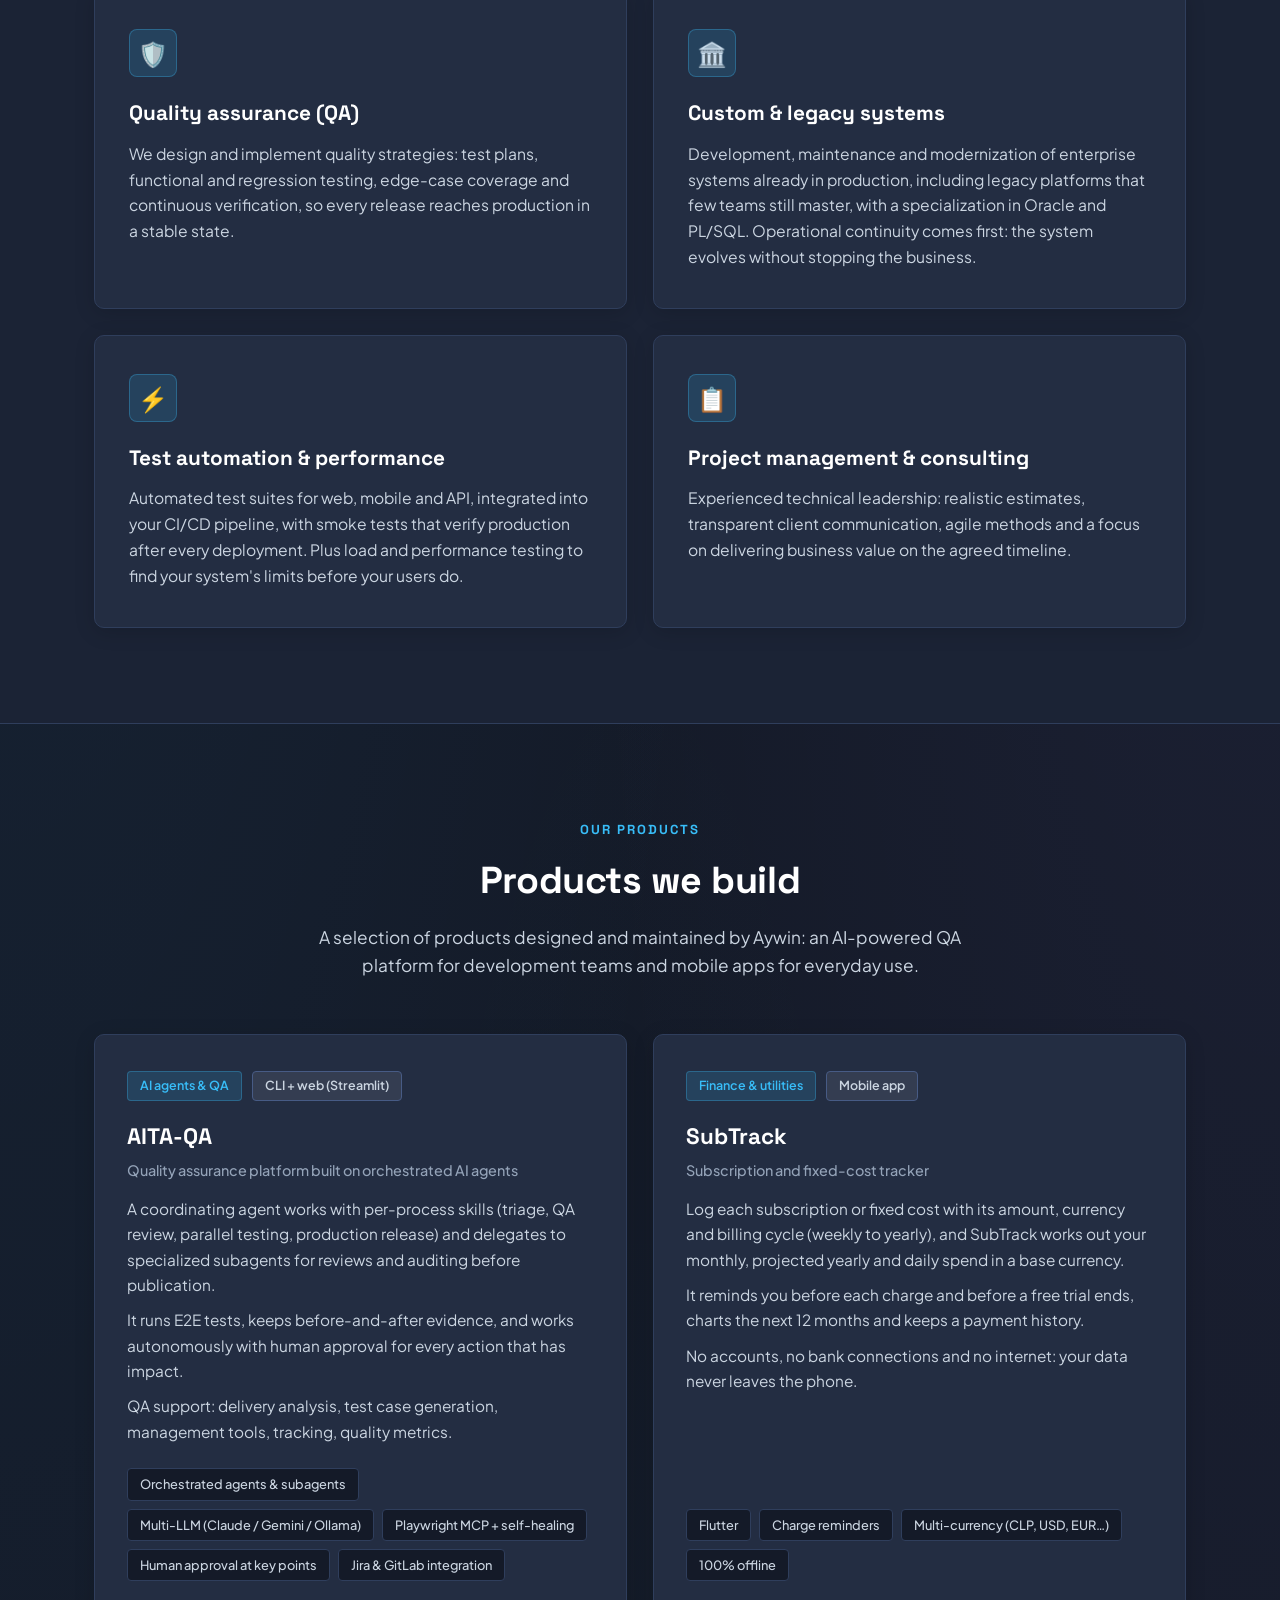
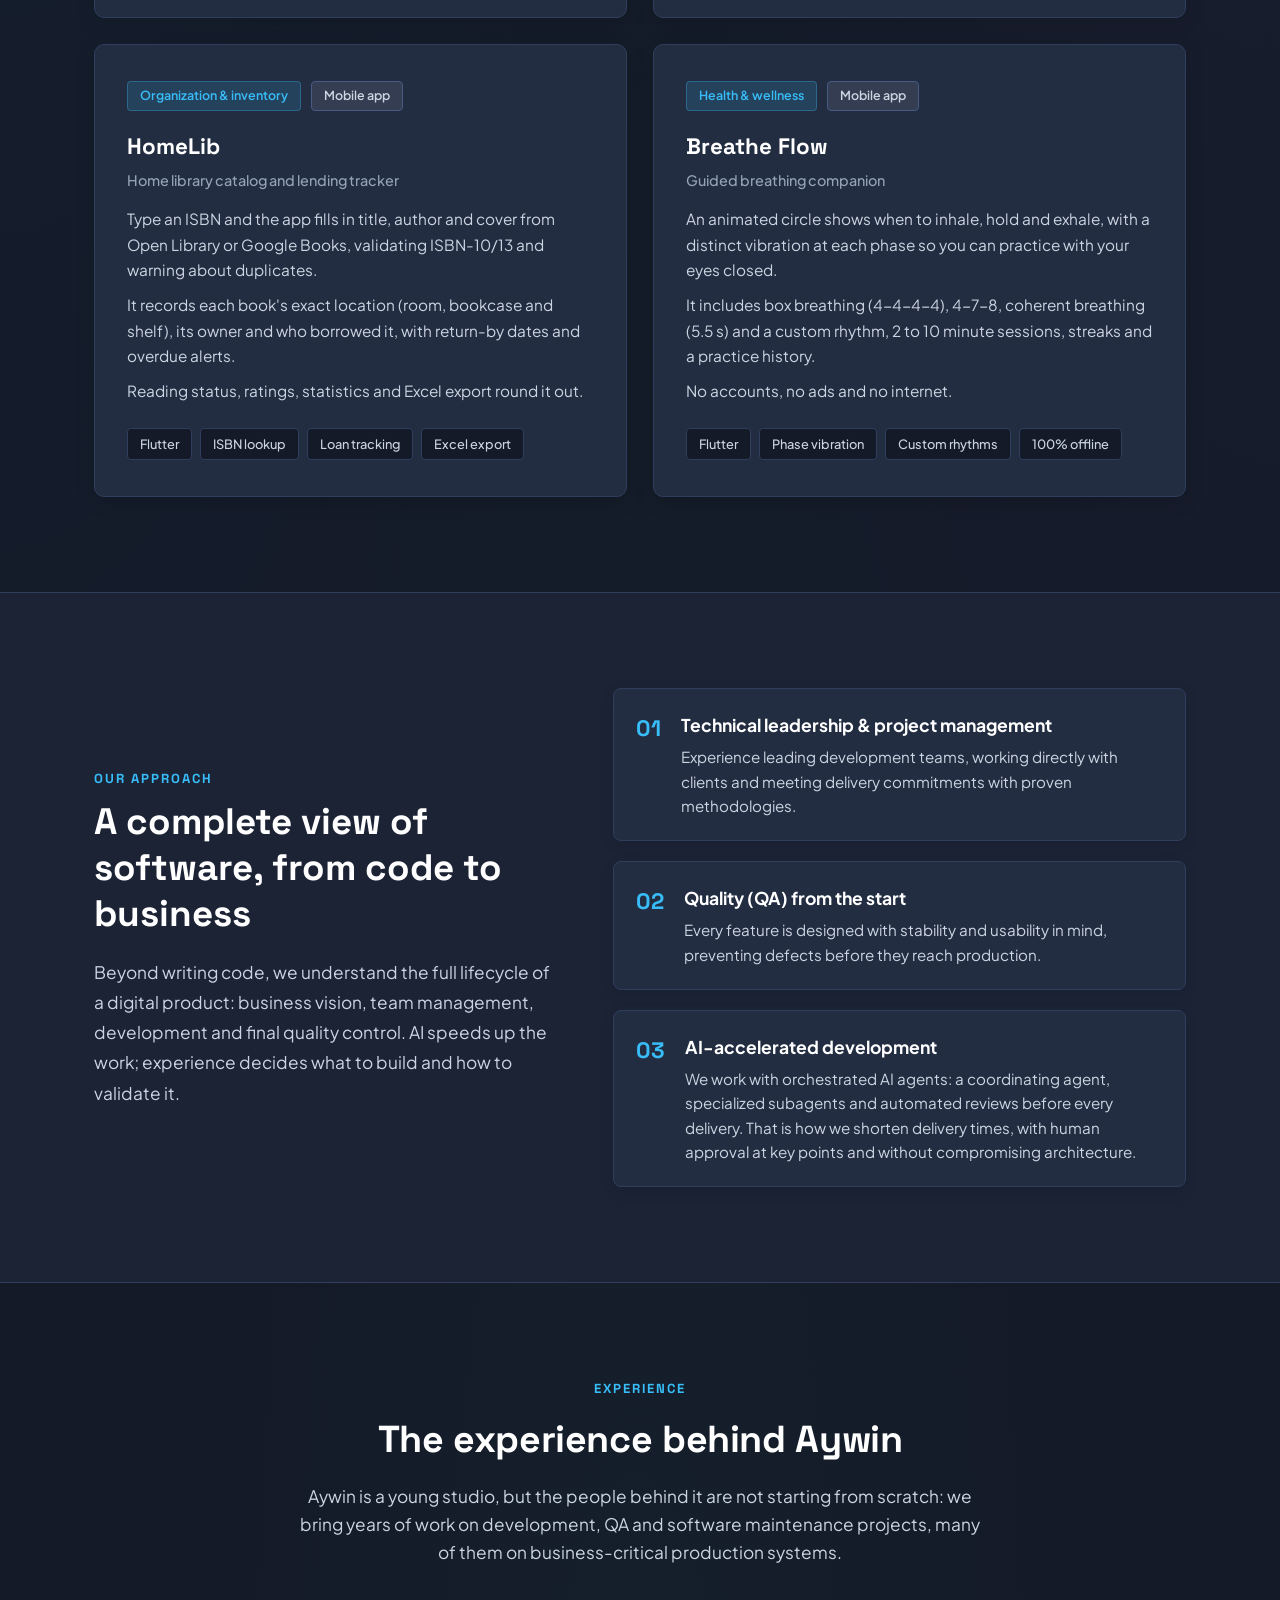
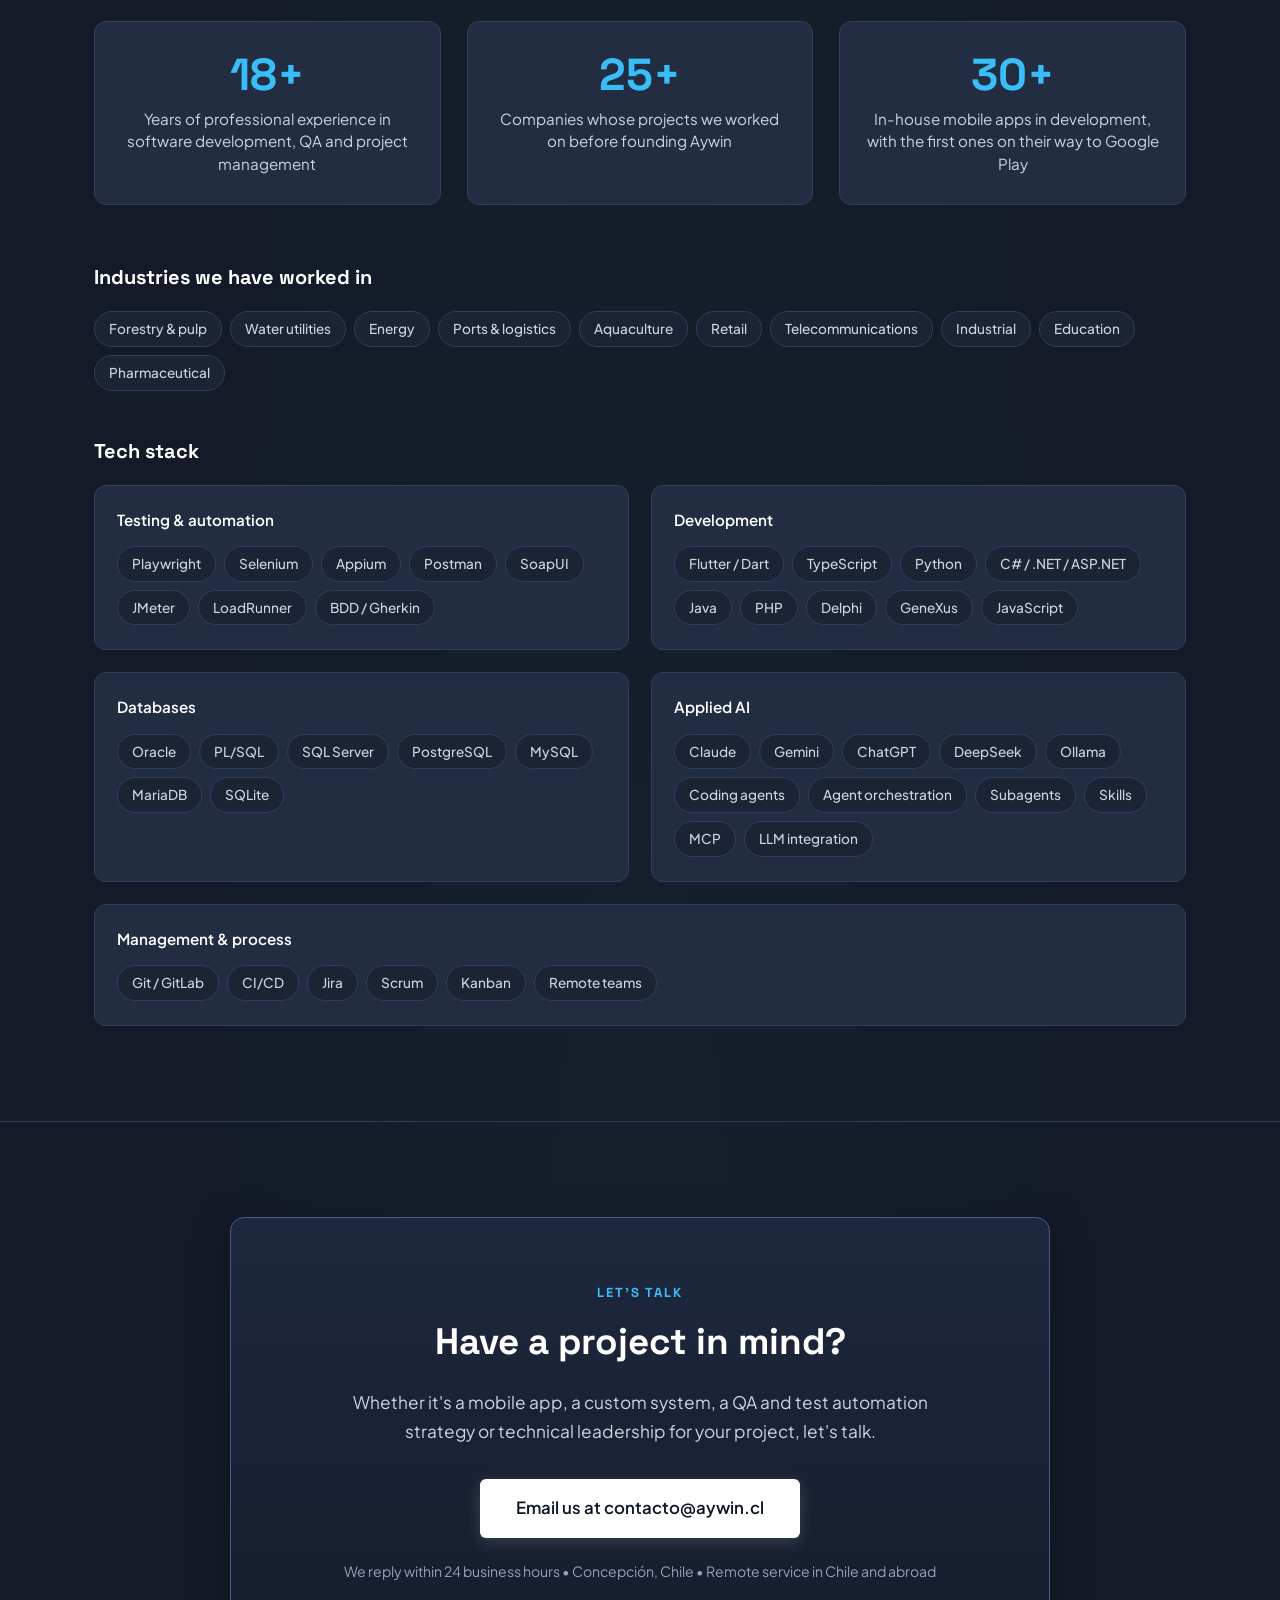
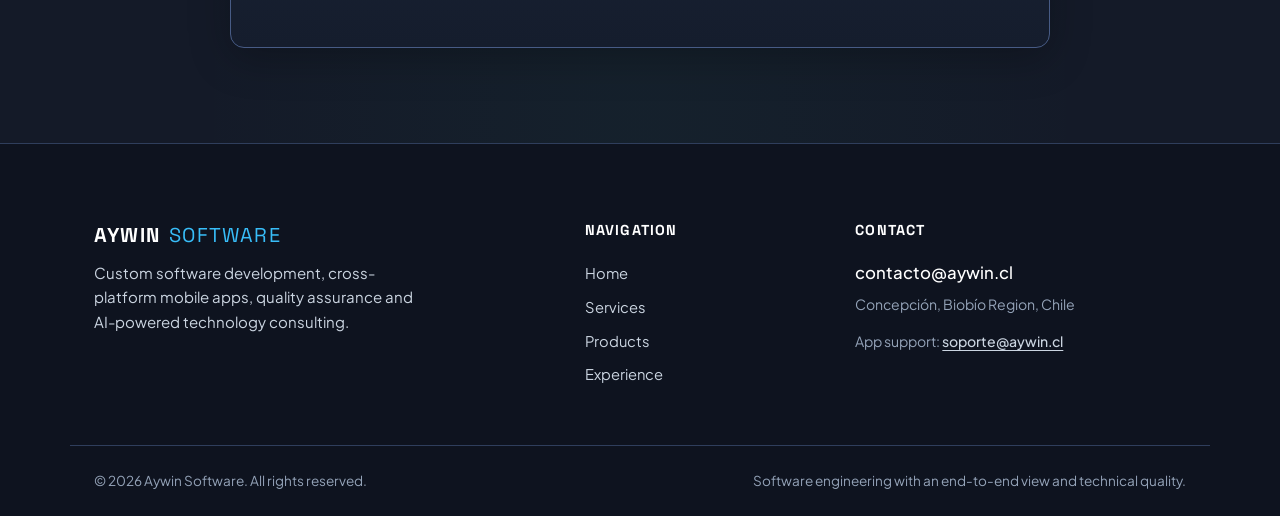
<file: en/index.html>
<!DOCTYPE html>
<html lang="en" data-i18n-mode="static">
<head>
    <!-- GENERADO por generar_en.js desde index.html + i18n.js. No editar a mano. -->
    <!-- Google tag (gtag.js) -->
    <script async src="https://www.googletagmanager.com/gtag/js?id=G-4CEL4YS32C"></script>
    <script>
      window.dataLayer = window.dataLayer || [];
      function gtag(){dataLayer.push(arguments);}
      gtag('js', new Date());

      gtag('config', 'G-4CEL4YS32C');
    </script>

    <meta charset="UTF-8">
    <meta name="viewport" content="width=device-width, initial-scale=1.0">
    <title>Aywin Software | Software engineering, QA &amp; AI • Concepción, Chile</title>
    <meta name="description" content="Software development, QA and test automation, Flutter mobile apps and AI solutions. Over 18 years of experience. Concepción, Chile.">
    <meta name="keywords" content="desarrollo de software concepcion, ingenieria de software concepcion, consultoria qa chile, automatizacion de pruebas biobio, testing playwright, desarrollo aplicaciones moviles chile, flutter concepcion, agentes ia chile, aita-qa">
    <meta name="author" content="Aywin Software">
    <meta name="robots" content="index, follow, max-image-preview:large">
    <link rel="canonical" href="https://aywin.cl/en/">
    <link rel="alternate" hreflang="es" href="https://aywin.cl/">
    <link rel="alternate" hreflang="en" href="https://aywin.cl/en/">
    <link rel="alternate" hreflang="x-default" href="https://aywin.cl/">

    <!-- Geolocalización SEO (Concepción, Región del Biobío, Chile) -->
    <meta name="geo.region" content="CL-BI">
    <meta name="geo.placename" content="Concepción">
    <meta name="geo.position" content="-36.827;-73.0503">
    <meta name="ICBM" content="-36.827, -73.0503">

    <!-- Open Graph / Redes Sociales (WhatsApp, LinkedIn, Facebook) -->
    <meta property="og:type" content="website">
    <meta property="og:url" content="https://aywin.cl/en/">
    <meta property="og:title" content="Aywin Software | Software engineering, QA &amp; AI">
    <meta property="og:description" content="Software development, QA and test automation, Flutter mobile apps and AI solutions. Over 18 years of experience. Concepción, Chile.">
    <meta property="og:image" content="https://aywin.cl/og-image.jpg">
    <meta property="og:image:width" content="1200">
    <meta property="og:image:height" content="630">
    <meta property="og:locale" content="en_US">
    <meta property="og:locale:alternate" content="es_CL">
    <meta property="og:site_name" content="Aywin Software">

    <!-- Twitter Card -->
    <meta name="twitter:card" content="summary_large_image">
    <meta name="twitter:url" content="https://aywin.cl/en/">
    <meta name="twitter:title" content="Aywin Software | Software engineering, QA &amp; AI">
    <meta name="twitter:description" content="Software development, QA and test automation, Flutter mobile apps and AI solutions. Over 18 years of experience. Concepción, Chile.">
    <meta name="twitter:image" content="https://aywin.cl/og-image.jpg">

    <!-- Datos Estructurados Schema.org (JSON-LD) para Google Search -->
    <script type="application/ld+json">
    {
      "@context": "https://schema.org",
      "@type": "ProfessionalService",
      "name": "Aywin Software",
      "image": "https://aywin.cl/og-image.jpg",
      "logo": "https://aywin.cl/apple-touch-icon.png",
      "@id": "https://aywin.cl/#organization",
      "url": "https://aywin.cl/",
      "email": "contacto@aywin.cl",
      "priceRange": "$$",
      "address": {
        "@type": "PostalAddress",
        "addressLocality": "Concepción",
        "addressRegion": "Región del Biobío",
        "addressCountry": "CL"
      },
      "geo": {
        "@type": "GeoCoordinates",
        "latitude": -36.827,
        "longitude": -73.0503
      },
      "areaServed": [
        { "@type": "AdministrativeArea", "name": "Región del Biobío" },
        { "@type": "Country", "name": "Chile" },
        { "@type": "Country", "name": "Global" }
      ],
      "knowsAbout": [
        "Software Engineering",
        "Quality Assurance",
        "Playwright Test Automation",
        "Flutter Mobile Development",
        "AI Agent Architectures",
        "Python",
        "PHP",
        ".NET"
      ]
    }
    </script>

    <link rel="preconnect" href="https://fonts.googleapis.com">
    <link rel="preconnect" href="https://fonts.gstatic.com" crossorigin>
    <link href="https://fonts.googleapis.com/css2?family=Plus+Jakarta+Sans:wght@400;500;600;700;800&family=Space+Grotesk:wght@500;600;700&display=swap" rel="stylesheet">
        <meta name="theme-color" content="#141A28">
    <link rel="icon" type="image/svg+xml" href="/favicon.svg">
    <link rel="apple-touch-icon" href="/apple-touch-icon.png">
    <link rel="stylesheet" href="/styles.css?v=1.7">
    <script src="/i18n.js?v=1.15" defer></script>
</head>
<body>

    <a href="#main" class="skip-link" data-i18n="a11y.skip">Skip to content</a>

    <!-- NAVEGACIÓN -->
    <header class="site-header">
        <div class="container nav-container">
            <a href="#inicio" class="brand-logo" aria-label="Aywin Software — Home">
                <svg class="logo-symbol" aria-hidden="true" focusable="false" viewBox="0 0 100 100" fill="none" xmlns="http://www.w3.org/2000/svg">
                    <rect x="15" y="15" width="70" height="70" rx="16" stroke="#E2E8F0" stroke-width="3" fill="#1E293B"/>
                    <path d="M35 65L50 35L65 65" stroke="#FFFFFF" stroke-width="4" stroke-linecap="round" stroke-linejoin="round"/>
                    <circle cx="50" cy="50" r="5" fill="#38BDF8"/>
                    <circle cx="50" cy="20" r="3" fill="#94A3B8"/>
                    <circle cx="80" cy="50" r="3" fill="#94A3B8"/>
                    <circle cx="20" cy="50" r="3" fill="#94A3B8"/>
                </svg>
                <span class="brand-text">AYWIN <span>SOFTWARE</span></span>
            </a>
            <nav class="nav-links" id="navLinks">
                <a href="#servicios" data-i18n="nav.services">Services</a>
                <a href="#productos" data-i18n="nav.products">Products</a>
                <a href="#ingenieria" data-i18n="nav.engineering">Approach</a>
                <a href="#experiencia" data-i18n="nav.experience">Experience</a>
                <a href="#contacto" class="btn-nav" data-i18n="nav.contact">Contact</a>
            </nav>
            <div class="nav-actions">
                <div class="lang-switch" id="langSwitch" role="group" aria-label="Cambiar idioma / Switch language">
                    <a class="lang-btn" href="/" hreflang="es" lang="es" data-lang="es" title="Español">ES</a>
                    <span class="lang-divider" aria-hidden="true">|</span>
                    <a class="lang-btn active" href="/en/" hreflang="en" lang="en" data-lang="en" title="English" aria-current="page">EN</a>
                </div>
                <button type="button" class="nav-toggle" id="navToggle" aria-label="Open navigation menu" aria-expanded="false" aria-controls="navLinks">
                    <span></span>
                    <span></span>
                    <span></span>
                </button>
            </div>
        </div>
    </header>

    <main id="main">

    <!-- HERO SECTION -->
    <section id="inicio" class="hero-section">
        <div class="container hero-content">
            <div class="badge-chip">
                <span class="status-indicator" aria-hidden="true"></span> <span data-i18n="hero.badge">Software engineering & QA • Concepción, Chile</span>
            </div>
            <h1 class="hero-title">
                <span data-i18n="hero.title_p1">Robust software engineering,</span> <br>
                <span class="gradient-text" data-i18n="hero.title_p2">powered by artificial intelligence.</span>
            </h1>
            <p class="hero-subtitle" data-i18n="hero.subtitle">
                Over 18 years leading software development, project management and quality assurance (QA). Today we build mobile apps, custom systems and AI-powered solutions, combining the speed of modern tooling with the rigor of proven engineering practice.
            </p>
            <div class="hero-actions">
                <a href="#contacto" class="btn btn-primary" data-i18n="hero.btn_project">Start a project</a>
                <a href="#productos" class="btn btn-secondary" data-i18n="hero.btn_portfolio">See our products</a>
            </div>
            <div class="credentials-strip">
                <span class="credential-tag" data-i18n="hero.cred_years">18+ years in the industry</span>
                <span class="dot" aria-hidden="true">•</span>
                <span data-i18n="hero.cred_leadership">Technical leadership & project management</span>
                <span class="dot" aria-hidden="true">•</span>
                <span data-i18n="hero.cred_qa">QA built into development</span>
                <span class="dot" aria-hidden="true">•</span>
                <span data-i18n="hero.cred_ai">AI-accelerated development</span>
            </div>
        </div>
    </section>

    <!-- CAPACIDADES & SERVICIOS EMPRESARIALES -->
    <section id="servicios" class="services-section">
        <div class="container">
            <div class="section-header text-center">
                <span class="section-tag" data-i18n="services.tag">SERVICES</span>
                <h2 data-i18n="services.title">Custom software solutions</h2>
                <p data-i18n="services.subtitle">We cover the full software lifecycle: from product definition and architecture to quality assurance and deployment.</p>
            </div>

            <div class="services-grid">
                
                <div class="service-card">
                    <div class="service-icon-box" aria-hidden="true">📱</div>
                    <h3 data-i18n="services.mobile.title">Mobile app development</h3>
                    <p data-i18n="services.mobile.desc">Cross-platform Android and iOS apps built with Flutter: smooth interfaces, integration with native device features, offline operation where the use case calls for it, and an architecture that is easy to maintain.</p>
                </div>

                <div class="service-card">
                    <div class="service-icon-box" aria-hidden="true">🧠</div>
                    <h3 data-i18n="services.ai.title">AI-powered solutions</h3>
                    <p data-i18n="services.ai.desc">We design and integrate solutions built on large language models (LLMs): autonomous agents with their own skills and tools, orchestrated subagents that split the work in parallel, and automation connected to your systems. Agents handle the operational work on their own, and a person approves the decisions that matter.</p>
                </div>

                <div class="service-card">
                    <div class="service-icon-box" aria-hidden="true">🛡️</div>
                    <h3 data-i18n="services.qa.title">Quality assurance (QA)</h3>
                    <p data-i18n="services.qa.desc">We design and implement quality strategies: test plans, functional and regression testing, edge-case coverage and continuous verification, so every release reaches production in a stable state.</p>
                </div>

                <div class="service-card">
                    <div class="service-icon-box" aria-hidden="true">🏛️</div>
                    <h3 data-i18n="services.legacy.title">Custom & legacy systems</h3>
                    <p data-i18n="services.legacy.desc">Development, maintenance and modernization of enterprise systems already in production, including legacy platforms that few teams still master, with a specialization in Oracle and PL/SQL. Operational continuity comes first: the system evolves without stopping the business.</p>
                </div>

                <div class="service-card">
                    <div class="service-icon-box" aria-hidden="true">⚡</div>
                    <h3 data-i18n="services.automation.title">Test automation & performance</h3>
                    <p data-i18n="services.automation.desc">Automated test suites for web, mobile and API, integrated into your CI/CD pipeline, with smoke tests that verify production after every deployment. Plus load and performance testing to find your system's limits before your users do.</p>
                </div>

                <div class="service-card">
                    <div class="service-icon-box" aria-hidden="true">📋</div>
                    <h3 data-i18n="services.consulting.title">Project management & consulting</h3>
                    <p data-i18n="services.consulting.desc">Experienced technical leadership: realistic estimates, transparent client communication, agile methods and a focus on delivering business value on the agreed timeline.</p>
                </div>

            </div>
        </div>
    </section>

    <!-- PORTAFOLIO DE PRODUCTOS PROPIOS -->
    <section id="productos" class="portfolio-section">
        <div class="container">
            <div class="section-header text-center">
                <span class="section-tag" data-i18n="products.tag">OUR PRODUCTS</span>
                <h2 data-i18n="products.title">Products we build</h2>
                <p data-i18n="products.subtitle">A selection of products designed and maintained by Aywin: an AI-powered QA platform for development teams and mobile apps for everyday use.</p>
            </div>

            <div class="portfolio-grid">

                <!-- CARD 1: AITA-QA -->
                <div class="portfolio-card">
                    <div class="card-meta">
                        <span class="category-pill" data-i18n="product.aita.cat">AI agents & QA</span>
                        <span class="platform-pill" data-i18n="product.aita.platform">CLI + web (Streamlit)</span>
                    </div>
                    <h3 data-i18n="product.aita.title">AITA-QA</h3>
                    <p class="card-subtitle" data-i18n="product.aita.subtitle">Quality assurance platform built on orchestrated AI agents</p>
                    <div class="card-description" data-i18n="product.aita.desc">
                        <p>A coordinating agent works with per-process skills (triage, QA review, parallel testing, production release) and delegates to specialized subagents for reviews and auditing before publication.</p><p>It runs E2E tests, keeps before-and-after evidence, and works autonomously with human approval for every action that has impact.</p><p>QA support: delivery analysis, test case generation, management tools, tracking, quality metrics.</p>
                    </div>
                    <div class="card-badges">
                        <span data-i18n="product.aita.b1">Orchestrated agents & subagents</span>
                        <span data-i18n="product.aita.b2">Multi-LLM (Claude / Gemini / Ollama)</span>
                        <span data-i18n="product.aita.b3">Playwright MCP + self-healing</span>
                        <span data-i18n="product.aita.b4">Human approval at key points</span>
                        <span data-i18n="product.aita.b5">Jira & GitLab integration</span>
                    </div>
                </div>

                <!-- CARD 2: SUBTRACK -->
                <div class="portfolio-card">
                    <div class="card-meta">
                        <span class="category-pill" data-i18n="product.subtrack.cat">Finance & utilities</span>
                        <span class="platform-pill" data-i18n="product.subtrack.platform">Mobile app</span>
                    </div>
                    <h3 data-i18n="product.subtrack.title">SubTrack</h3>
                    <p class="card-subtitle" data-i18n="product.subtrack.subtitle">Subscription and fixed-cost tracker</p>
                    <div class="card-description" data-i18n="product.subtrack.desc">
                        <p>Log each subscription or fixed cost with its amount, currency and billing cycle (weekly to yearly), and SubTrack works out your monthly, projected yearly and daily spend in a base currency.</p><p>It reminds you before each charge and before a free trial ends, charts the next 12 months and keeps a payment history.</p><p>No accounts, no bank connections and no internet: your data never leaves the phone.</p>
                    </div>
                    <div class="card-badges">
                        <span data-i18n="product.subtrack.b1">Flutter</span>
                        <span data-i18n="product.subtrack.b2">Charge reminders</span>
                        <span data-i18n="product.subtrack.b3">Multi-currency (CLP, USD, EUR…)</span>
                        <span data-i18n="product.subtrack.b4">100% offline</span>
                    </div>
                </div>

                <!-- CARD 3: HOMELIB -->
                <div class="portfolio-card">
                    <div class="card-meta">
                        <span class="category-pill" data-i18n="product.library.cat">Organization & inventory</span>
                        <span class="platform-pill" data-i18n="product.library.platform">Mobile app</span>
                    </div>
                    <h3 data-i18n="product.library.title">HomeLib</h3>
                    <p class="card-subtitle" data-i18n="product.library.subtitle">Home library catalog and lending tracker</p>
                    <div class="card-description" data-i18n="product.library.desc">
                        <p>Type an ISBN and the app fills in title, author and cover from Open Library or Google Books, validating ISBN-10/13 and warning about duplicates.</p><p>It records each book's exact location (room, bookcase and shelf), its owner and who borrowed it, with return-by dates and overdue alerts.</p><p>Reading status, ratings, statistics and Excel export round it out.</p>
                    </div>
                    <div class="card-badges">
                        <span data-i18n="product.library.b1">Flutter</span>
                        <span data-i18n="product.library.b2">ISBN lookup</span>
                        <span data-i18n="product.library.b3">Loan tracking</span>
                        <span data-i18n="product.library.b4">Excel export</span>
                    </div>
                </div>

                <!-- CARD 4: BREATHE FLOW -->
                <div class="portfolio-card">
                    <div class="card-meta">
                        <span class="category-pill" data-i18n="product.breathe.cat">Health & wellness</span>
                        <span class="platform-pill" data-i18n="product.breathe.platform">Mobile app</span>
                    </div>
                    <h3 data-i18n="product.breathe.title">Breathe Flow</h3>
                    <p class="card-subtitle" data-i18n="product.breathe.subtitle">Guided breathing companion</p>
                    <div class="card-description" data-i18n="product.breathe.desc">
                        <p>An animated circle shows when to inhale, hold and exhale, with a distinct vibration at each phase so you can practice with your eyes closed.</p><p>It includes box breathing (4-4-4-4), 4-7-8, coherent breathing (5.5 s) and a custom rhythm, 2 to 10 minute sessions, streaks and a practice history.</p><p>No accounts, no ads and no internet.</p>
                    </div>
                    <div class="card-badges">
                        <span data-i18n="product.breathe.b1">Flutter</span>
                        <span data-i18n="product.breathe.b2">Phase vibration</span>
                        <span data-i18n="product.breathe.b3">Custom rhythms</span>
                        <span data-i18n="product.breathe.b4">100% offline</span>
                    </div>
                </div>

            </div>
        </div>
    </section>

    <!-- INGENIERÍA & VANGUARDIA IA -->
    <section id="ingenieria" class="approach-section">
        <div class="container">
            <div class="approach-grid">
                <div class="approach-lead">
                    <span class="section-tag" data-i18n="diff.tag">OUR APPROACH</span>
                    <h2 data-i18n="diff.title">A complete view of software, from code to business</h2>
                    <p data-i18n="diff.lead">
                        Beyond writing code, we understand the full lifecycle of a digital product: business vision, team management, development and final quality control. AI speeds up the work; experience decides what to build and how to validate it.
                    </p>
                </div>
                <div class="approach-items">
                    <div class="approach-item">
                        <div class="item-num">01</div>
                        <div>
                            <h4 data-i18n="diff.item1.title">Technical leadership & project management</h4>
                            <p data-i18n="diff.item1.desc">Experience leading development teams, working directly with clients and meeting delivery commitments with proven methodologies.</p>
                        </div>
                    </div>
                    <div class="approach-item">
                        <div class="item-num">02</div>
                        <div>
                            <h4 data-i18n="diff.item2.title">Quality (QA) from the start</h4>
                            <p data-i18n="diff.item2.desc">Every feature is designed with stability and usability in mind, preventing defects before they reach production.</p>
                        </div>
                    </div>
                    <div class="approach-item">
                        <div class="item-num">03</div>
                        <div>
                            <h4 data-i18n="diff.item3.title">AI-accelerated development</h4>
                            <p data-i18n="diff.item3.desc">We work with orchestrated AI agents: a coordinating agent, specialized subagents and automated reviews before every delivery. That is how we shorten delivery times, with human approval at key points and without compromising architecture.</p>
                        </div>
                    </div>
                </div>
            </div>
        </div>
    </section>

    <!-- EXPERIENCIA -->
    <section id="experiencia" class="experience-section">
        <div class="container">
            <div class="section-header text-center">
                <span class="section-tag" data-i18n="exp.tag">EXPERIENCE</span>
                <h2 data-i18n="exp.title">The experience behind Aywin</h2>
                <p data-i18n="exp.subtitle">Aywin is a young studio, but the people behind it are not starting from scratch: we bring years of work on development, QA and software maintenance projects, many of them on business-critical production systems.</p>
            </div>

            <div class="stats-grid">
                <div class="stat-tile">
                    <div class="stat-value">18+</div>
                    <div class="stat-label" data-i18n="exp.stat_years">Years of professional experience in software development, QA and project management</div>
                </div>
                <div class="stat-tile">
                    <div class="stat-value">25+</div>
                    <div class="stat-label" data-i18n="exp.stat_companies">Companies whose projects we worked on before founding Aywin</div>
                </div>
                <div class="stat-tile">
                    <div class="stat-value">30+</div>
                    <div class="stat-label" data-i18n="exp.stat_apps">In-house mobile apps in development, with the first ones on their way to Google Play</div>
                </div>
            </div>

            <div class="exp-block">
                <h3 data-i18n="exp.sectors_title">Industries we have worked in</h3>
                <div class="chip-row">
                    <span data-i18n="exp.sector.forestry">Forestry & pulp</span>
                    <span data-i18n="exp.sector.water">Water utilities</span>
                    <span data-i18n="exp.sector.energy">Energy</span>
                    <span data-i18n="exp.sector.ports">Ports & logistics</span>
                    <span data-i18n="exp.sector.aqua">Aquaculture</span>
                    <span data-i18n="exp.sector.retail">Retail</span>
                    <span data-i18n="exp.sector.telco">Telecommunications</span>
                    <span data-i18n="exp.sector.industry">Industrial</span>
                    <span data-i18n="exp.sector.education">Education</span>
                    <span data-i18n="exp.sector.pharma">Pharmaceutical</span>
                </div>
            </div>

            <div class="exp-block">
                <h3 data-i18n="exp.stack_title">Tech stack</h3>
                <div class="stack-grid">
                    <div class="stack-group">
                        <h4 data-i18n="exp.stack.testing">Testing & automation</h4>
                        <div class="chip-row">
                            <span>Playwright</span><span>Selenium</span><span>Appium</span><span>Postman</span><span>SoapUI</span><span>JMeter</span><span>LoadRunner</span><span>BDD / Gherkin</span>
                        </div>
                    </div>
                    <div class="stack-group">
                        <h4 data-i18n="exp.stack.dev">Development</h4>
                        <div class="chip-row">
                            <span>Flutter / Dart</span><span>TypeScript</span><span>Python</span><span>C# / .NET / ASP.NET</span><span>Java</span><span>PHP</span><span>Delphi</span><span>GeneXus</span><span>JavaScript</span>
                        </div>
                    </div>
                    <div class="stack-group">
                        <h4 data-i18n="exp.stack.data">Databases</h4>
                        <div class="chip-row">
                            <span>Oracle</span><span>PL/SQL</span><span>SQL Server</span><span>PostgreSQL</span><span>MySQL</span><span>MariaDB</span><span>SQLite</span>
                        </div>
                    </div>
                    <div class="stack-group">
                        <h4 data-i18n="exp.stack.ai">Applied AI</h4>
                        <div class="chip-row">
                            <span>Claude</span><span>Gemini</span><span>ChatGPT</span><span>DeepSeek</span><span>Ollama</span><span data-i18n="exp.stack.agents">Coding agents</span><span data-i18n="exp.stack.orchestration">Agent orchestration</span><span data-i18n="exp.stack.subagents">Subagents</span><span>Skills</span><span>MCP</span><span data-i18n="exp.stack.llm">LLM integration</span>
                        </div>
                    </div>
                    <div class="stack-group">
                        <h4 data-i18n="exp.stack.process">Management & process</h4>
                        <div class="chip-row">
                            <span>Git / GitLab</span><span>CI/CD</span><span>Jira</span><span>Scrum</span><span>Kanban</span><span data-i18n="exp.stack.remote">Remote teams</span>
                        </div>
                    </div>
                </div>
            </div>
        </div>
    </section>

    <!-- CONTACTO / CTA -->
    <section id="contacto" class="contact-section">
        <div class="container">
            <div class="contact-box">
                <span class="section-tag" data-i18n="contact.tag">LET'S TALK</span>
                <h2 data-i18n="contact.title">Have a project in mind?</h2>
                <p data-i18n="contact.subtitle">Whether it's a mobile app, a custom system, a QA and test automation strategy or technical leadership for your project, let's talk.</p>
                <div class="contact-action-row">
                    <a href="mailto:contacto@aywin.cl" class="btn btn-primary btn-large" data-i18n="contact.btn">
                        Email us at contacto@aywin.cl
                    </a>
                </div>
                <p class="contact-subtext" data-i18n="contact.subtext">We reply within 24 business hours • Concepción, Chile • Remote service in Chile and abroad</p>
            </div>
        </div>
    </section>

    </main>

    <!-- FOOTER -->
    <footer class="site-footer">
        <div class="container footer-container">
            <div class="footer-col-brand">
                <div class="brand-text">AYWIN <span>SOFTWARE</span></div>
                <p class="footer-desc" data-i18n="footer.desc">
                    Custom software development, cross-platform mobile apps, quality assurance and AI-powered technology consulting.
                </p>
            </div>
            <div class="footer-col-links">
                <h4 data-i18n="footer.nav_title">Navigation</h4>
                <ul>
                    <li><a href="#inicio" data-i18n="footer.nav_home">Home</a></li>
                    <li><a href="#servicios" data-i18n="footer.nav_services">Services</a></li>
                    <li><a href="#productos" data-i18n="footer.nav_products">Products</a></li>
                    <li><a href="#experiencia" data-i18n="nav.experience">Experience</a></li>
                </ul>
            </div>
            <div class="footer-col-contact">
                <h4 data-i18n="footer.contact_title">Contact</h4>
                <p><a href="mailto:contacto@aywin.cl">contacto@aywin.cl</a></p>
                <p class="location-text" data-i18n="footer.location">Concepción, Biobío Region, Chile</p>
                <p class="footer-support"><span data-i18n="footer.support">App support:</span> <a href="mailto:soporte@aywin.cl">soporte@aywin.cl</a></p>
            </div>
        </div>
        <div class="footer-bottom">
            <div class="container bottom-bar">
                <p data-i18n="footer.rights">&copy; 2026 Aywin Software. All rights reserved.</p>
                <p data-i18n="footer.tagline">Software engineering with an end-to-end view and technical quality.</p>
            </div>
        </div>
    </footer>

    <script>
        const navToggle = document.getElementById('navToggle');
        const navLinks = document.getElementById('navLinks');
        if (navToggle && navLinks) {
            const setMenu = (open) => {
                navLinks.classList.toggle('active', open);
                navToggle.classList.toggle('open', open);
                navToggle.setAttribute('aria-expanded', String(open));
            };
            navToggle.addEventListener('click', () => {
                setMenu(!navLinks.classList.contains('active'));
            });
            navLinks.querySelectorAll('a').forEach(link => {
                link.addEventListener('click', () => setMenu(false));
            });
            document.addEventListener('keydown', (e) => {
                if (e.key === 'Escape' && navLinks.classList.contains('active')) {
                    setMenu(false);
                    navToggle.focus();
                }
            });
        }
    </script>
</body>
</html>
</file>
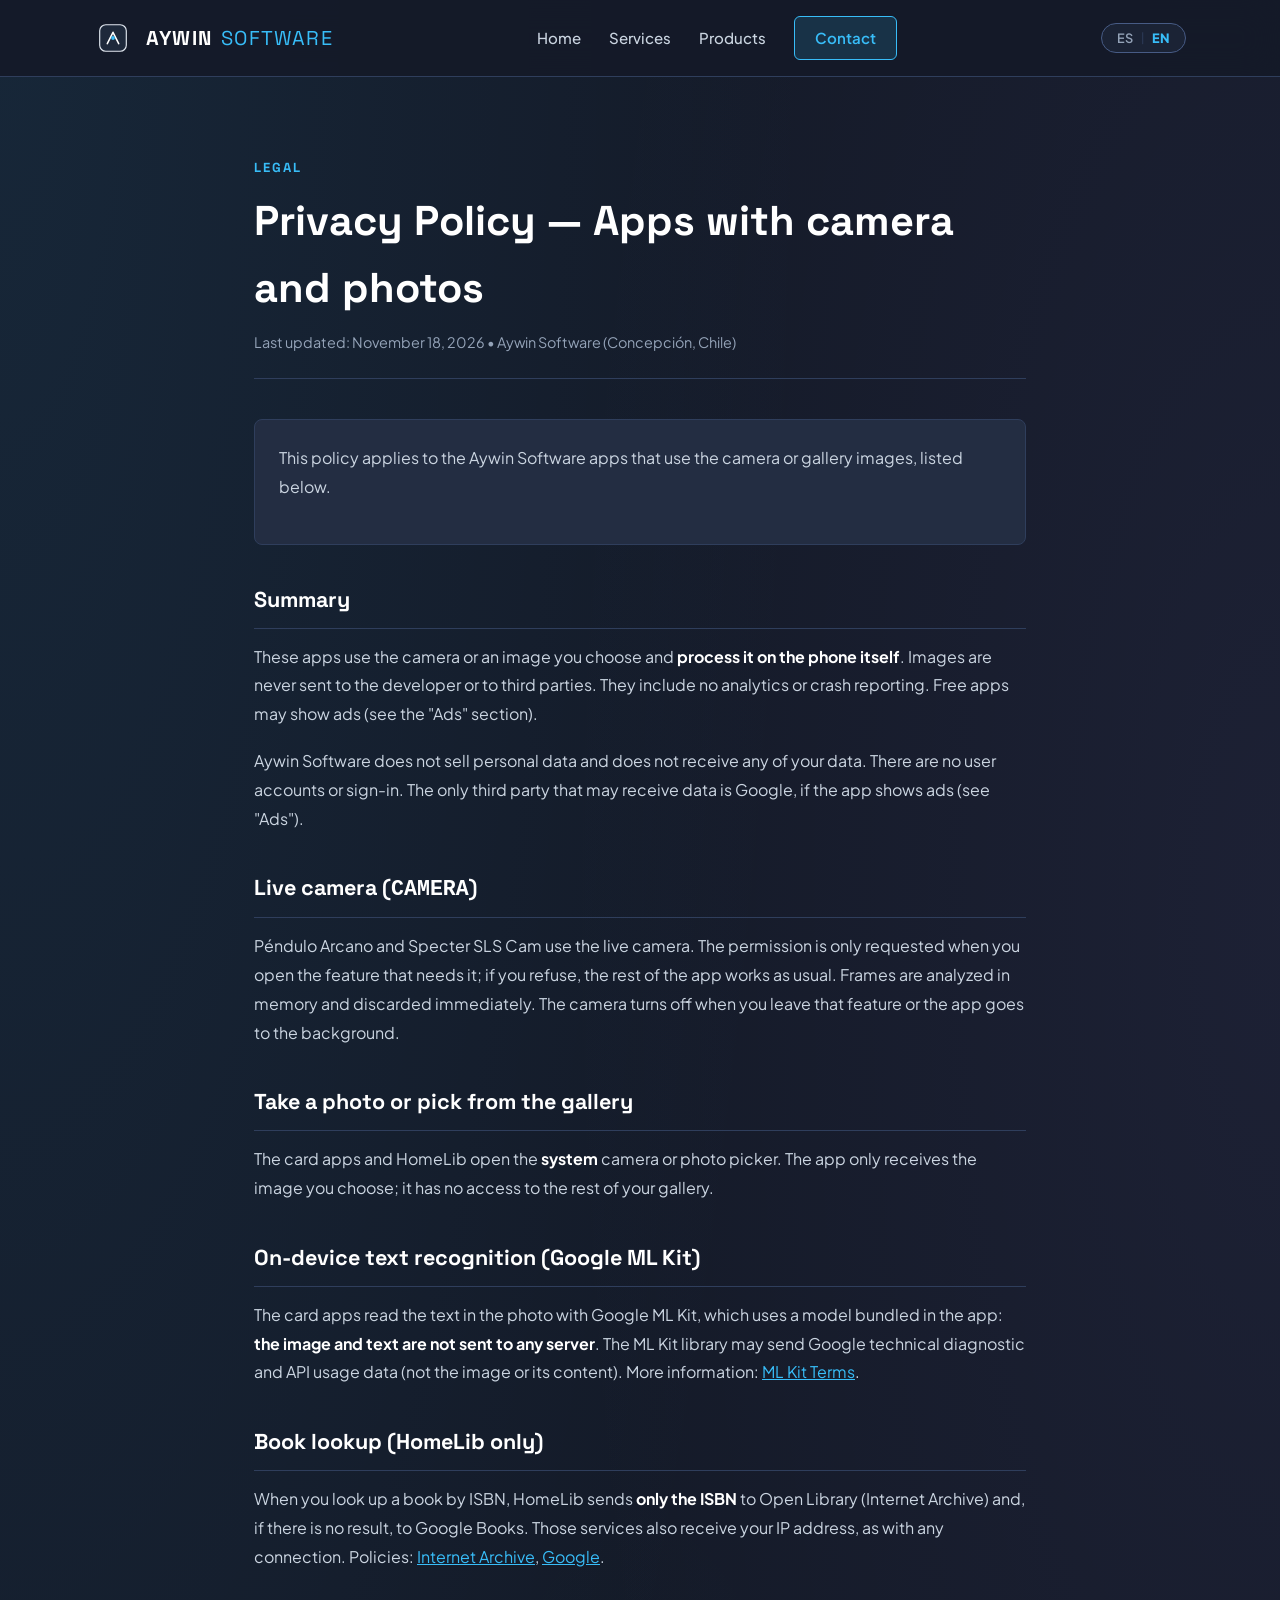
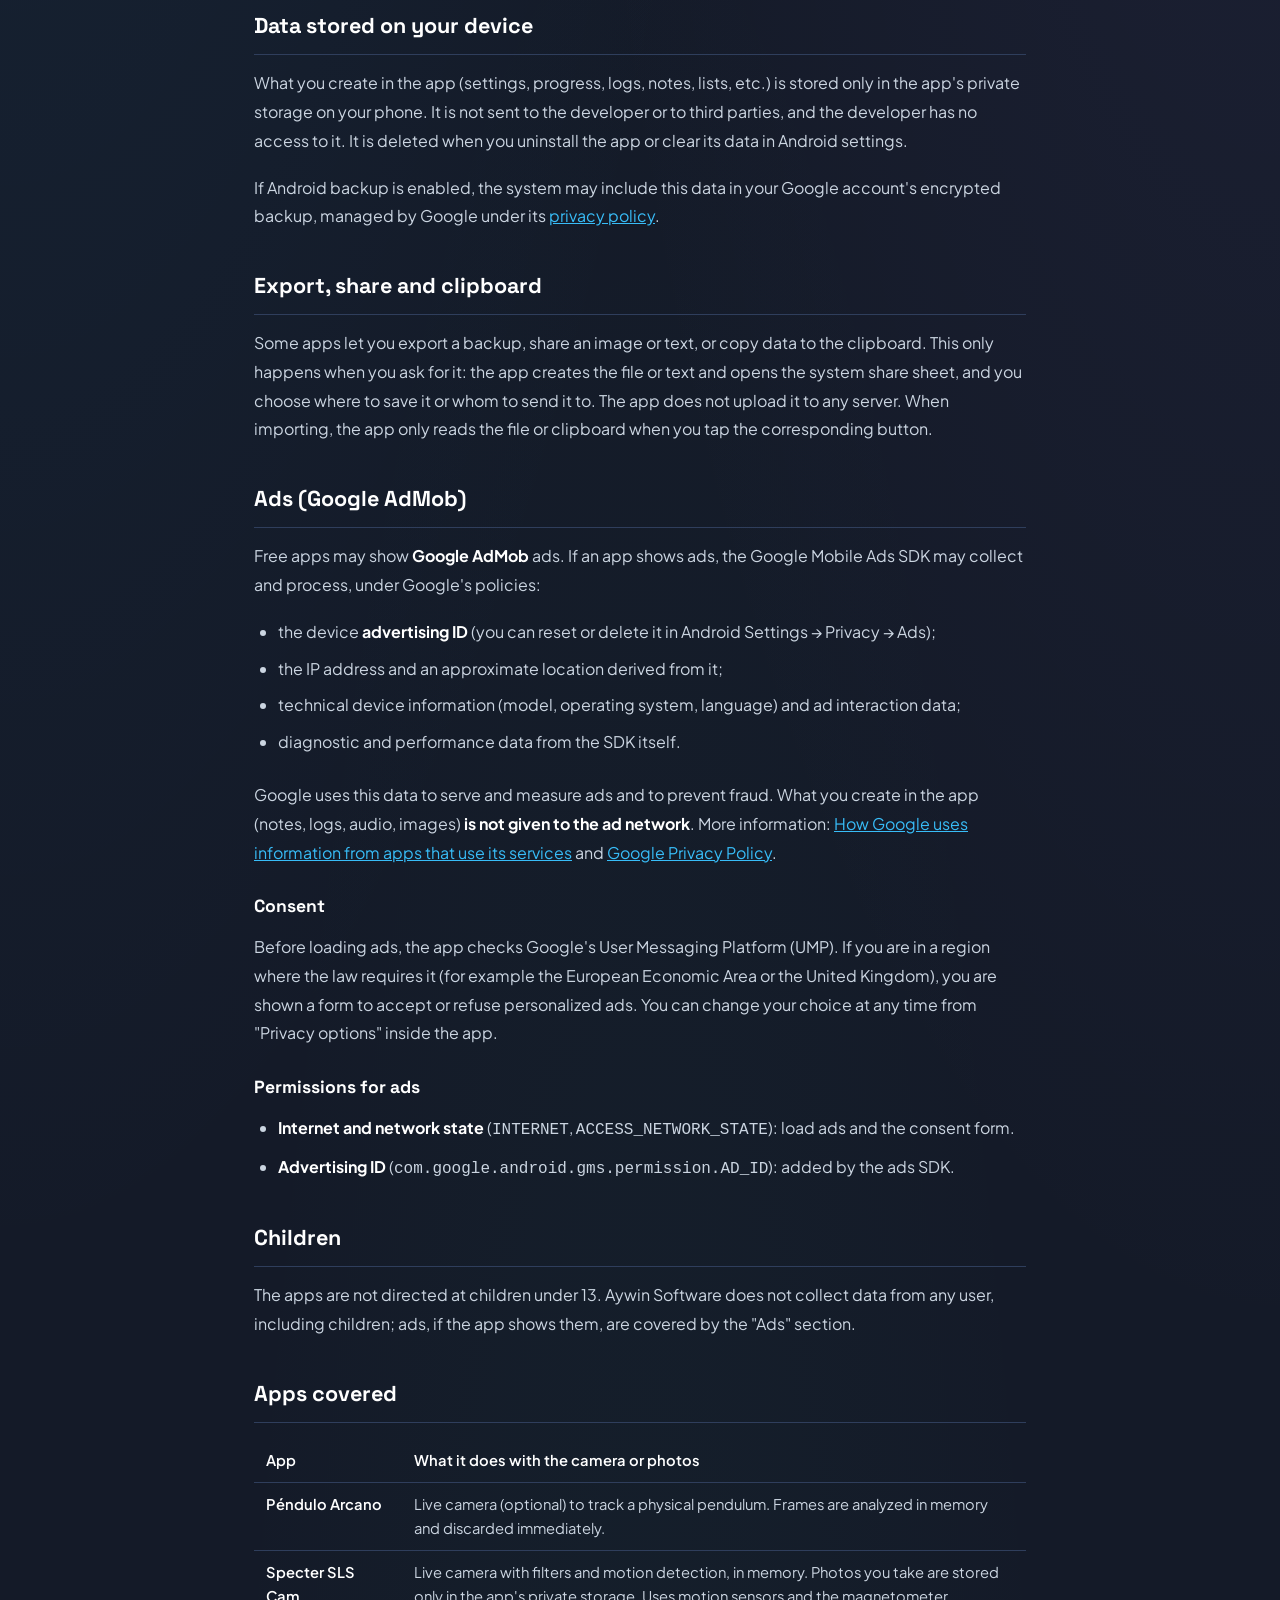
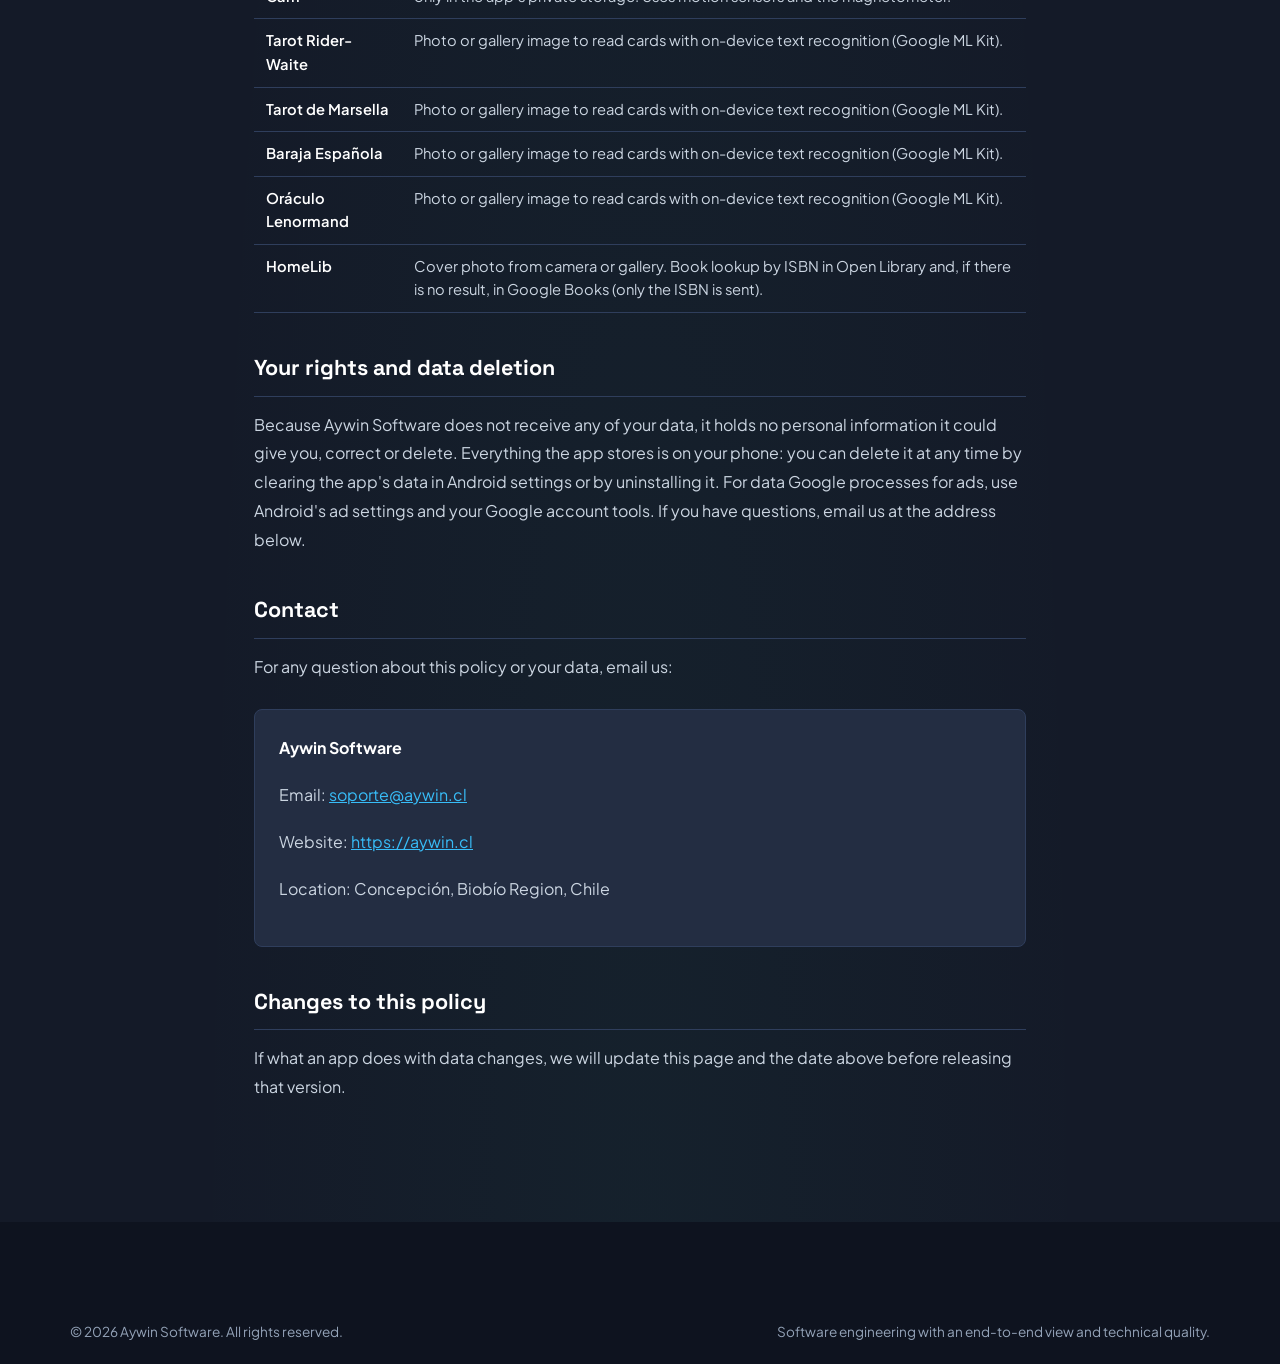
<file: privacy-camera.html>
<!DOCTYPE html>
<html lang="es">
<head>
    <!-- Google tag (gtag.js) -->
    <script async src="https://www.googletagmanager.com/gtag/js?id=G-4CEL4YS32C"></script>
    <script>
      window.dataLayer = window.dataLayer || [];
      function gtag(){dataLayer.push(arguments);}
      gtag('js', new Date());

      gtag('config', 'G-4CEL4YS32C');
    </script>

    <meta charset="UTF-8">
    <meta name="viewport" content="width=device-width, initial-scale=1.0">
    <title>Política de privacidad — Apps con cámara y fotos | Aywin Software</title>
    <meta name="description" content="Esta política aplica a las apps de Aywin Software que usan la cámara o imágenes de la galería, listadas abajo.">
    <link rel="preconnect" href="https://fonts.googleapis.com">
    <link rel="preconnect" href="https://fonts.gstatic.com" crossorigin>
    <link href="https://fonts.googleapis.com/css2?family=Plus+Jakarta+Sans:wght@400;500;600;700;800&family=Space+Grotesk:wght@500;600;700&display=swap" rel="stylesheet">
        <meta name="theme-color" content="#141A28">
    <link rel="icon" type="image/svg+xml" href="favicon.svg">
    <link rel="apple-touch-icon" href="apple-touch-icon.png">
    <link rel="stylesheet" href="styles.css?v=1.7">
    <link rel="stylesheet" href="policy.css?v=1.0">
    <script src="i18n.js?v=1.15" defer></script>
</head>
<body>

    <a href="#main" class="skip-link" data-i18n="a11y.skip">Saltar al contenido</a>

    <!-- NAVEGACIÓN -->
    <header class="site-header">
        <div class="container nav-container">
            <a href="index.html" class="brand-logo" aria-label="Aywin Software — Inicio">
                <svg class="logo-symbol" aria-hidden="true" focusable="false" viewBox="0 0 100 100" fill="none" xmlns="http://www.w3.org/2000/svg">
                    <rect x="15" y="15" width="70" height="70" rx="16" stroke="#E2E8F0" stroke-width="3" fill="#1E293B"/>
                    <path d="M35 65L50 35L65 65" stroke="#FFFFFF" stroke-width="4" stroke-linecap="round" stroke-linejoin="round"/>
                    <circle cx="50" cy="50" r="5" fill="#38BDF8"/>
                </svg>
                <span class="brand-text">AYWIN <span>SOFTWARE</span></span>
            </a>
            <nav class="nav-links" id="navLinks">
                <a href="index.html" data-i18n="footer.nav_home">Inicio</a>
                <a href="index.html#servicios" data-i18n="nav.services">Servicios</a>
                <a href="index.html#productos" data-i18n="nav.products">Productos</a>
                <a href="mailto:contacto@aywin.cl" class="btn-nav" data-i18n="nav.contact">Contactar</a>
            </nav>
            <div class="nav-actions">
                <div class="lang-switch" id="langSwitch" role="group" aria-label="Cambiar idioma / Switch language">
                    <button type="button" class="lang-btn active" data-lang="es" title="Español" aria-pressed="true">ES</button>
                    <span class="lang-divider" aria-hidden="true">|</span>
                    <button type="button" class="lang-btn" data-lang="en" title="English" aria-pressed="false">EN</button>
                </div>
                <button type="button" class="nav-toggle" id="navToggle" aria-label="Abrir menú de navegación" aria-expanded="false" aria-controls="navLinks">
                    <span></span>
                    <span></span>
                    <span></span>
                </button>
            </div>
        </div>
    </header>

    <!-- CUERPO DE LA POLÍTICA -->
    <main id="main" class="policy-container">
        <div data-lang-block="es">
        <header class="policy-header">
            <span class="section-tag">LEGAL</span>
            <h1>Política de privacidad — Apps con cámara y fotos</h1>
            <p class="policy-meta">Última actualización: 18 de noviembre de 2026 • Aywin Software (Concepción, Chile)</p>
        </header>
        <article class="policy-body">
<div class="policy-callout"><p>Esta política aplica a las apps de Aywin Software que usan la cámara o imágenes de la galería, listadas abajo.</p></div>
<h2>Resumen</h2>
<p>Estas apps usan la cámara o una imagen elegida por ti y <strong>la procesan en el propio teléfono</strong>. Las imágenes nunca se envían al desarrollador ni a terceros. No incluyen analítica ni registro de fallos. Las apps gratuitas pueden mostrar anuncios (ver sección «Anuncios»).</p>
<p>Aywin Software no vende datos personales ni recibe datos tuyos. No hay cuentas de usuario ni inicio de sesión. El único tercero que puede recibir datos es Google, si la app muestra anuncios (ver «Anuncios»).</p>
<h2>Cámara en vivo (<code>CAMERA</code>)</h2>
<p>Péndulo Arcano y Specter SLS Cam usan la cámara en vivo. El permiso se pide solo al abrir la función que la necesita; si lo rechazas, el resto de la app funciona igual. Los fotogramas se analizan en memoria y se descartan al instante. La cámara se apaga al salir de esa función o al pasar la app a segundo plano.</p>
<h2>Tomar foto o elegir de la galería</h2>
<p>Las apps de cartas y HomeLib abren la cámara o el selector de fotos <strong>del sistema</strong>. La app solo recibe la imagen que tú eliges; no tiene acceso al resto de tu galería.</p>
<h2>Reconocimiento de texto en el dispositivo (Google ML Kit)</h2>
<p>Las apps de cartas reconocen el texto de la foto con Google ML Kit, que usa un modelo incluido en la app: <strong>la imagen y el texto no se envían a ningún servidor</strong>. La biblioteca de ML Kit puede enviar a Google datos técnicos de diagnóstico y uso de la API (no la imagen ni su contenido). Más información: <a href="https://developers.google.com/ml-kit/terms" target="_blank" rel="noopener">Términos de ML Kit</a>.</p>
<h2>Búsqueda de libros (solo HomeLib)</h2>
<p>Al buscar un libro por ISBN, HomeLib envía <strong>solo el número ISBN</strong> a Open Library (Internet Archive) y, si no hay resultado, a Google Books. Esos servicios reciben además tu dirección IP, como en cualquier conexión. Políticas: <a href="https://archive.org/about/terms.php" target="_blank" rel="noopener">Internet Archive</a>, <a href="https://policies.google.com/privacy" target="_blank" rel="noopener">Google</a>.</p>
<h2>Datos guardados en tu dispositivo</h2>
<p>Lo que creas en la app (ajustes, progreso, registros, notas, listas, etc.) se guarda solo en el almacenamiento privado de la app en tu teléfono. No se envía al desarrollador ni a terceros. El desarrollador tampoco tiene acceso a ello. Se borra al desinstalar la app o al borrar sus datos desde los ajustes de Android.</p>
<p>Si tienes activada la copia de seguridad de Android, el sistema puede incluir estos datos en la copia cifrada de tu cuenta de Google, gestionada por Google según su <a href="https://policies.google.com/privacy" target="_blank" rel="noopener">política de privacidad</a>.</p>
<h2>Exportar, compartir y portapapeles</h2>
<p>Algunas apps permiten exportar una copia de seguridad, compartir una imagen o texto, o copiar datos al portapapeles. Esto solo ocurre cuando tú lo pides: la app crea el archivo o texto y abre la hoja de compartir del sistema. Luego tú decides dónde guardarlo o a quién enviarlo. La app no lo sube a ningún servidor. Al importar, la app solo lee el archivo o el portapapeles cuando pulsas el botón correspondiente.</p>
<h2>Anuncios (Google AdMob)</h2>
<p>Las apps gratuitas pueden mostrar anuncios de <strong>Google AdMob</strong>. Si una app muestra anuncios, el SDK de Google Mobile Ads puede recopilar y procesar, según las políticas de Google:</p>
<ul>
<li>el <strong>ID de publicidad</strong> del dispositivo (puedes restablecerlo o borrarlo en Ajustes de Android → Privacidad → Anuncios);</li>
<li>la dirección IP y una ubicación aproximada derivada de ella;</li>
<li>información técnica del dispositivo (modelo, sistema operativo, idioma) y datos de interacción con los anuncios;</li>
<li>datos de diagnóstico y rendimiento del propio SDK.</li>
</ul>
<p>Google usa estos datos para mostrar anuncios, medirlos y prevenir fraude. Lo que tú creas en la app (notas, registros, audio, imágenes) <strong>no se entrega a la red de anuncios</strong>. Más información: <a href="https://policies.google.com/technologies/partner-sites" target="_blank" rel="noopener">Cómo usa Google la información de las apps que usan sus servicios</a> y <a href="https://policies.google.com/privacy" target="_blank" rel="noopener">Política de privacidad de Google</a>.</p>
<h3>Consentimiento</h3>
<p>Antes de cargar anuncios, la app consulta la plataforma de consentimiento de Google (UMP). Si estás en una región donde la ley lo exige (por ejemplo, el Espacio Económico Europeo o el Reino Unido), se te muestra un formulario para aceptar o rechazar los anuncios personalizados. Puedes cambiar tu decisión en cualquier momento desde «Opciones de privacidad» dentro de la app.</p>
<h3>Permisos para anuncios</h3>
<ul>
<li><strong>Internet y estado de la red</strong> (<code>INTERNET</code>, <code>ACCESS_NETWORK_STATE</code>): cargar anuncios y el formulario de consentimiento.</li>
<li><strong>ID de publicidad</strong> (<code>com.google.android.gms.permission.AD_ID</code>): lo agrega el SDK de anuncios.</li>
</ul>
<h2>Menores de edad</h2>
<p>Las apps no están dirigidas a menores de 13 años. Aywin Software no recopila datos de ningún usuario, incluidos menores; los anuncios, si la app los muestra, se rigen por la sección «Anuncios».</p>
<h2>Apps cubiertas</h2>
<div class="policy-table-wrap"><table class="policy-table"><thead><tr><th>App</th><th>Qué hace con la cámara o las fotos</th></tr></thead><tbody>
<tr><td>Péndulo Arcano</td><td>Cámara en vivo (opcional) para seguir un péndulo físico. Los fotogramas se analizan en memoria y se descartan al instante.</td></tr>
<tr><td>Specter SLS Cam</td><td>Cámara en vivo con filtros y detección de movimiento, en memoria. Las fotos que tomas se guardan solo en el almacenamiento privado de la app. Usa sensores de movimiento y magnetómetro.</td></tr>
<tr><td>Tarot Rider-Waite</td><td>Foto o imagen de la galería para leer cartas con reconocimiento de texto en el dispositivo (Google ML Kit).</td></tr>
<tr><td>Tarot de Marsella</td><td>Foto o imagen de la galería para leer cartas con reconocimiento de texto en el dispositivo (Google ML Kit).</td></tr>
<tr><td>Baraja Española</td><td>Foto o imagen de la galería para leer cartas con reconocimiento de texto en el dispositivo (Google ML Kit).</td></tr>
<tr><td>Oráculo Lenormand</td><td>Foto o imagen de la galería para leer cartas con reconocimiento de texto en el dispositivo (Google ML Kit).</td></tr>
<tr><td>HomeLib</td><td>Foto de portada desde la cámara o la galería. Búsqueda de datos del libro por ISBN en Open Library y, si no hay resultado, en Google Books (solo se envía el ISBN).</td></tr>
</tbody></table></div>
<h2>Tus derechos y borrado de datos</h2>
<p>Como Aywin Software no recibe datos tuyos, no guarda información personal que pueda entregarte, corregir o borrar. Todo lo que la app guarda está en tu teléfono: puedes eliminarlo cuando quieras borrando los datos de la app desde los ajustes de Android o desinstalándola. Para los datos que procesa Google por los anuncios, usa la configuración de anuncios de Android y las herramientas de tu cuenta de Google. Si tienes dudas, escríbenos al correo de abajo.</p>
<h2>Contacto</h2>
<p>Para cualquier consulta sobre esta política o sobre tus datos, escríbenos:</p>
<div class="policy-callout">
<p><strong>Aywin Software</strong></p>
<p>Correo: <a href="mailto:soporte@aywin.cl">soporte@aywin.cl</a></p>
<p>Sitio web: <a href="https://aywin.cl">https://aywin.cl</a></p>
<p>Ubicación: Concepción, Región del Biobío, Chile</p>
</div>
<h2>Cambios en esta política</h2>
<p>Si cambia lo que hace alguna app con los datos, actualizaremos esta página y la fecha de arriba antes de publicar esa versión.</p>
        </article>
        </div>
        <div data-lang-block="en">
        <header class="policy-header">
            <span class="section-tag">LEGAL</span>
            <h1>Privacy Policy — Apps with camera and photos</h1>
            <p class="policy-meta">Last updated: November 18, 2026 • Aywin Software (Concepción, Chile)</p>
        </header>
        <article class="policy-body">
<div class="policy-callout"><p>This policy applies to the Aywin Software apps that use the camera or gallery images, listed below.</p></div>
<h2>Summary</h2>
<p>These apps use the camera or an image you choose and <strong>process it on the phone itself</strong>. Images are never sent to the developer or to third parties. They include no analytics or crash reporting. Free apps may show ads (see the "Ads" section).</p>
<p>Aywin Software does not sell personal data and does not receive any of your data. There are no user accounts or sign-in. The only third party that may receive data is Google, if the app shows ads (see "Ads").</p>
<h2>Live camera (<code>CAMERA</code>)</h2>
<p>Péndulo Arcano and Specter SLS Cam use the live camera. The permission is only requested when you open the feature that needs it; if you refuse, the rest of the app works as usual. Frames are analyzed in memory and discarded immediately. The camera turns off when you leave that feature or the app goes to the background.</p>
<h2>Take a photo or pick from the gallery</h2>
<p>The card apps and HomeLib open the <strong>system</strong> camera or photo picker. The app only receives the image you choose; it has no access to the rest of your gallery.</p>
<h2>On-device text recognition (Google ML Kit)</h2>
<p>The card apps read the text in the photo with Google ML Kit, which uses a model bundled in the app: <strong>the image and text are not sent to any server</strong>. The ML Kit library may send Google technical diagnostic and API usage data (not the image or its content). More information: <a href="https://developers.google.com/ml-kit/terms" target="_blank" rel="noopener">ML Kit Terms</a>.</p>
<h2>Book lookup (HomeLib only)</h2>
<p>When you look up a book by ISBN, HomeLib sends <strong>only the ISBN</strong> to Open Library (Internet Archive) and, if there is no result, to Google Books. Those services also receive your IP address, as with any connection. Policies: <a href="https://archive.org/about/terms.php" target="_blank" rel="noopener">Internet Archive</a>, <a href="https://policies.google.com/privacy" target="_blank" rel="noopener">Google</a>.</p>
<h2>Data stored on your device</h2>
<p>What you create in the app (settings, progress, logs, notes, lists, etc.) is stored only in the app's private storage on your phone. It is not sent to the developer or to third parties, and the developer has no access to it. It is deleted when you uninstall the app or clear its data in Android settings.</p>
<p>If Android backup is enabled, the system may include this data in your Google account's encrypted backup, managed by Google under its <a href="https://policies.google.com/privacy" target="_blank" rel="noopener">privacy policy</a>.</p>
<h2>Export, share and clipboard</h2>
<p>Some apps let you export a backup, share an image or text, or copy data to the clipboard. This only happens when you ask for it: the app creates the file or text and opens the system share sheet, and you choose where to save it or whom to send it to. The app does not upload it to any server. When importing, the app only reads the file or clipboard when you tap the corresponding button.</p>
<h2>Ads (Google AdMob)</h2>
<p>Free apps may show <strong>Google AdMob</strong> ads. If an app shows ads, the Google Mobile Ads SDK may collect and process, under Google's policies:</p>
<ul>
<li>the device <strong>advertising ID</strong> (you can reset or delete it in Android Settings → Privacy → Ads);</li>
<li>the IP address and an approximate location derived from it;</li>
<li>technical device information (model, operating system, language) and ad interaction data;</li>
<li>diagnostic and performance data from the SDK itself.</li>
</ul>
<p>Google uses this data to serve and measure ads and to prevent fraud. What you create in the app (notes, logs, audio, images) <strong>is not given to the ad network</strong>. More information: <a href="https://policies.google.com/technologies/partner-sites" target="_blank" rel="noopener">How Google uses information from apps that use its services</a> and <a href="https://policies.google.com/privacy" target="_blank" rel="noopener">Google Privacy Policy</a>.</p>
<h3>Consent</h3>
<p>Before loading ads, the app checks Google's User Messaging Platform (UMP). If you are in a region where the law requires it (for example the European Economic Area or the United Kingdom), you are shown a form to accept or refuse personalized ads. You can change your choice at any time from "Privacy options" inside the app.</p>
<h3>Permissions for ads</h3>
<ul>
<li><strong>Internet and network state</strong> (<code>INTERNET</code>, <code>ACCESS_NETWORK_STATE</code>): load ads and the consent form.</li>
<li><strong>Advertising ID</strong> (<code>com.google.android.gms.permission.AD_ID</code>): added by the ads SDK.</li>
</ul>
<h2>Children</h2>
<p>The apps are not directed at children under 13. Aywin Software does not collect data from any user, including children; ads, if the app shows them, are covered by the "Ads" section.</p>
<h2>Apps covered</h2>
<div class="policy-table-wrap"><table class="policy-table"><thead><tr><th>App</th><th>What it does with the camera or photos</th></tr></thead><tbody>
<tr><td>Péndulo Arcano</td><td>Live camera (optional) to track a physical pendulum. Frames are analyzed in memory and discarded immediately.</td></tr>
<tr><td>Specter SLS Cam</td><td>Live camera with filters and motion detection, in memory. Photos you take are stored only in the app's private storage. Uses motion sensors and the magnetometer.</td></tr>
<tr><td>Tarot Rider-Waite</td><td>Photo or gallery image to read cards with on-device text recognition (Google ML Kit).</td></tr>
<tr><td>Tarot de Marsella</td><td>Photo or gallery image to read cards with on-device text recognition (Google ML Kit).</td></tr>
<tr><td>Baraja Española</td><td>Photo or gallery image to read cards with on-device text recognition (Google ML Kit).</td></tr>
<tr><td>Oráculo Lenormand</td><td>Photo or gallery image to read cards with on-device text recognition (Google ML Kit).</td></tr>
<tr><td>HomeLib</td><td>Cover photo from camera or gallery. Book lookup by ISBN in Open Library and, if there is no result, in Google Books (only the ISBN is sent).</td></tr>
</tbody></table></div>
<h2>Your rights and data deletion</h2>
<p>Because Aywin Software does not receive any of your data, it holds no personal information it could give you, correct or delete. Everything the app stores is on your phone: you can delete it at any time by clearing the app's data in Android settings or by uninstalling it. For data Google processes for ads, use Android's ad settings and your Google account tools. If you have questions, email us at the address below.</p>
<h2>Contact</h2>
<p>For any question about this policy or your data, email us:</p>
<div class="policy-callout">
<p><strong>Aywin Software</strong></p>
<p>Email: <a href="mailto:soporte@aywin.cl">soporte@aywin.cl</a></p>
<p>Website: <a href="https://aywin.cl">https://aywin.cl</a></p>
<p>Location: Concepción, Biobío Region, Chile</p>
</div>
<h2>Changes to this policy</h2>
<p>If what an app does with data changes, we will update this page and the date above before releasing that version.</p>
        </article>
        </div>
    </main>

    <!-- FOOTER -->
    <footer class="site-footer">
        <div class="container footer-bottom">
            <div class="bottom-bar">
                <p data-i18n="footer.rights">&copy; 2026 Aywin Software. Todos los derechos reservados.</p>
                <p data-i18n="footer.tagline">Ingeniería de software con visión integral y calidad técnica.</p>
            </div>
        </div>
    </footer>

    <script>
        const navToggle = document.getElementById('navToggle');
        const navLinks = document.getElementById('navLinks');
        if (navToggle && navLinks) {
            const setMenu = (open) => {
                navLinks.classList.toggle('active', open);
                navToggle.classList.toggle('open', open);
                navToggle.setAttribute('aria-expanded', String(open));
            };
            navToggle.addEventListener('click', () => {
                setMenu(!navLinks.classList.contains('active'));
            });
            navLinks.querySelectorAll('a').forEach(link => {
                link.addEventListener('click', () => setMenu(false));
            });
            document.addEventListener('keydown', (e) => {
                if (e.key === 'Escape' && navLinks.classList.contains('active')) {
                    setMenu(false);
                    navToggle.focus();
                }
            });
        }
    </script>
</body>
</html>
</file>
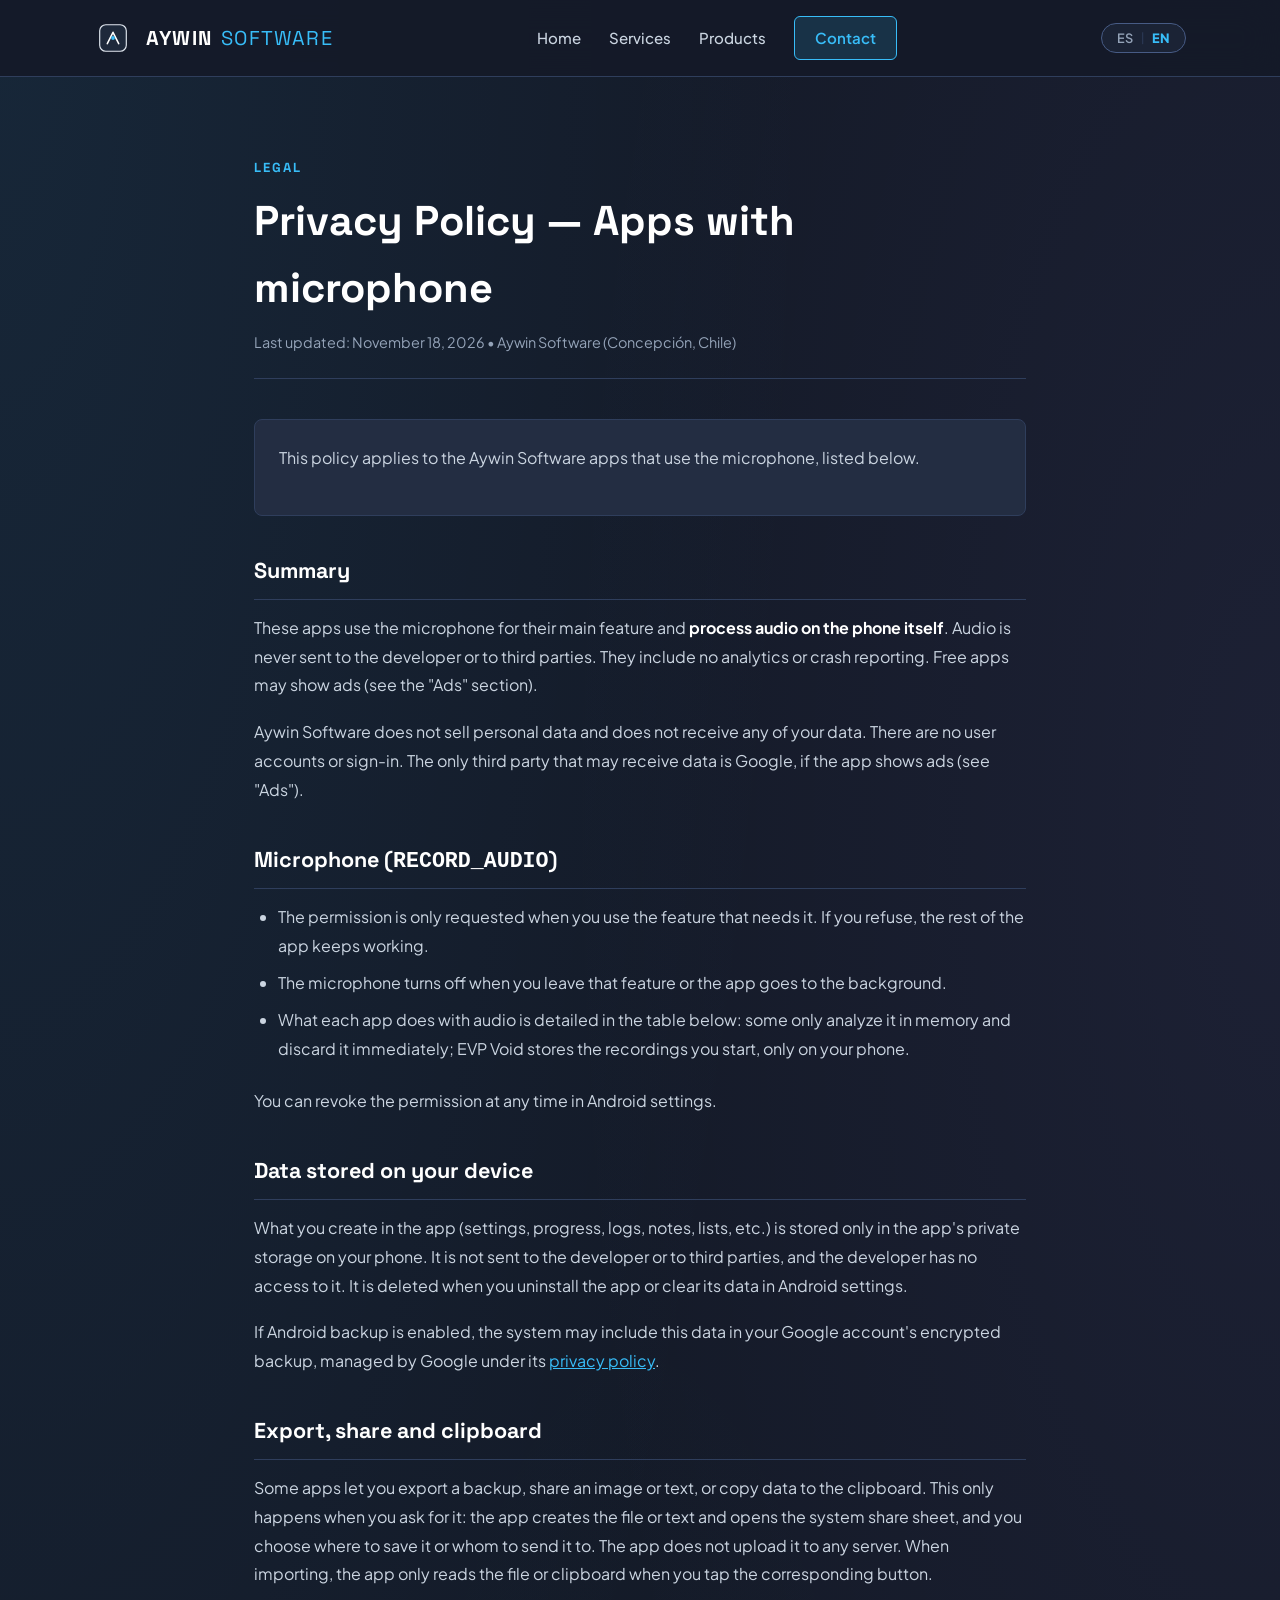
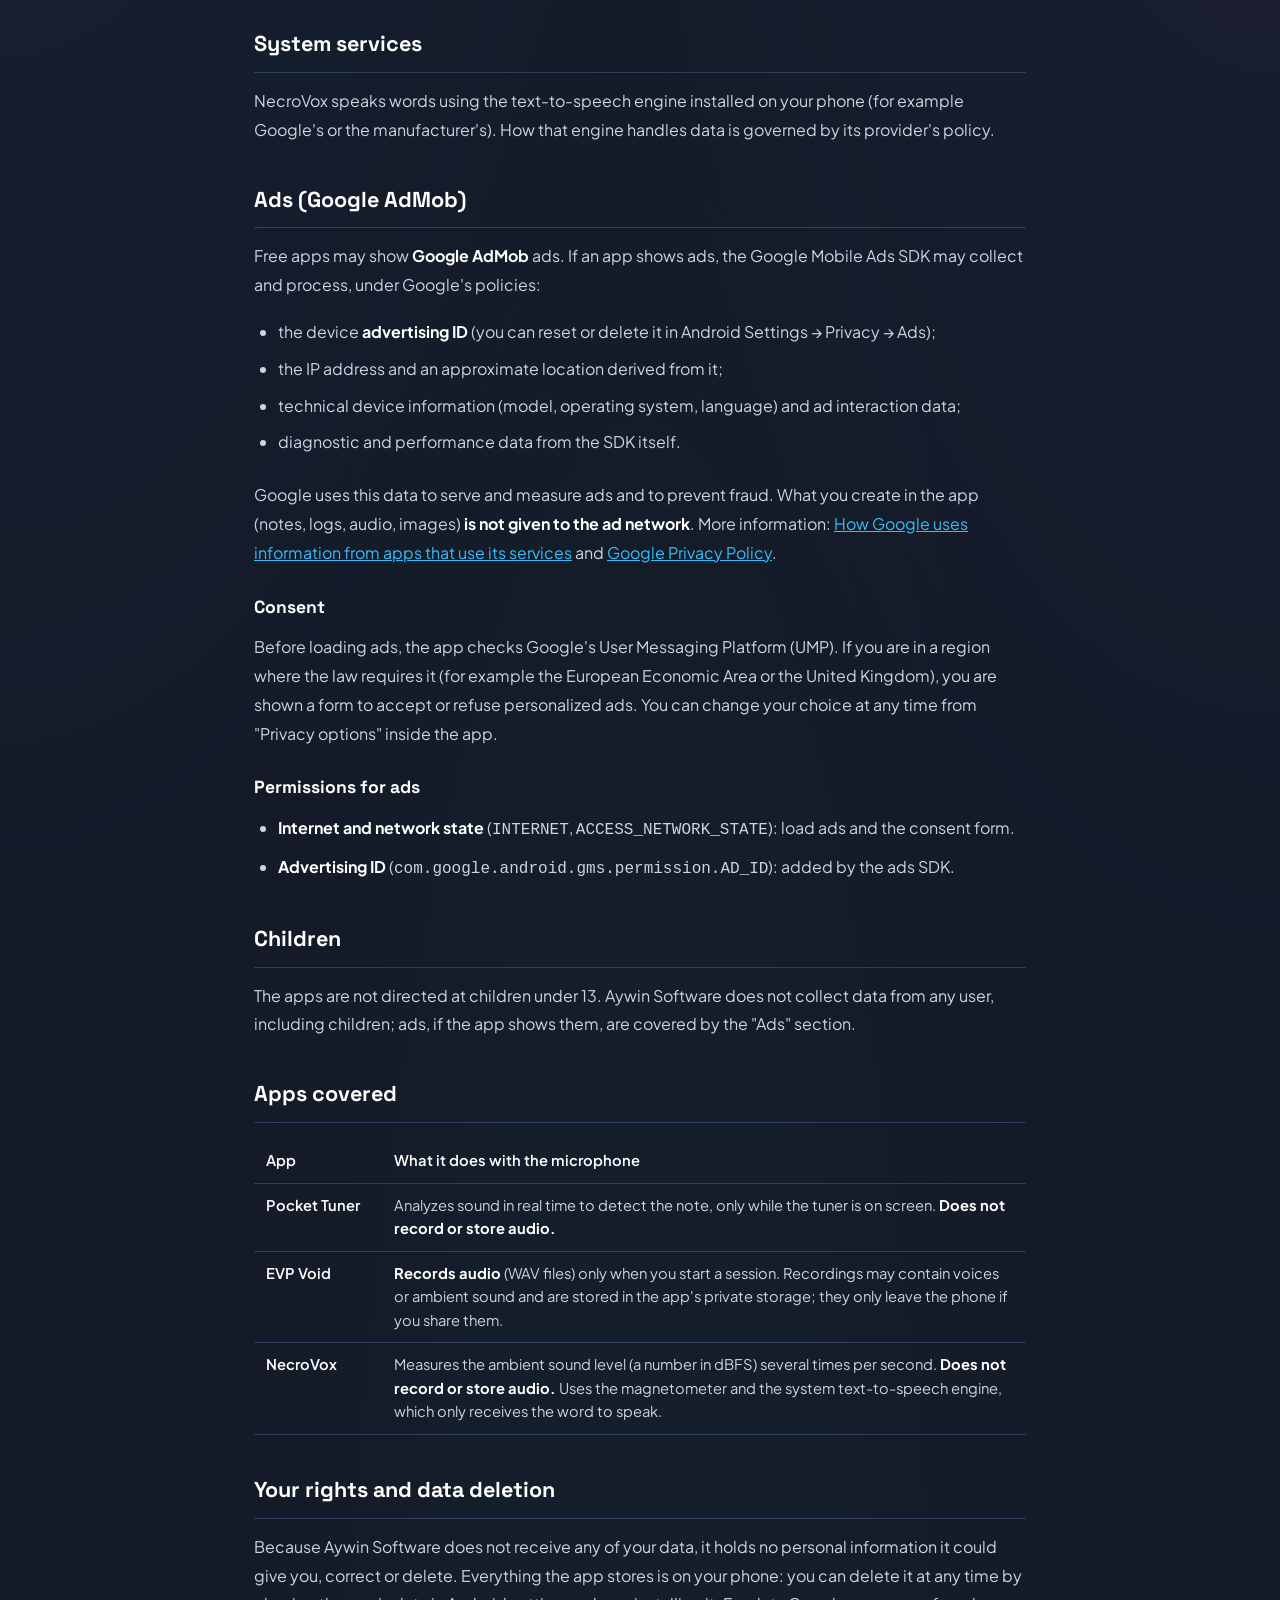
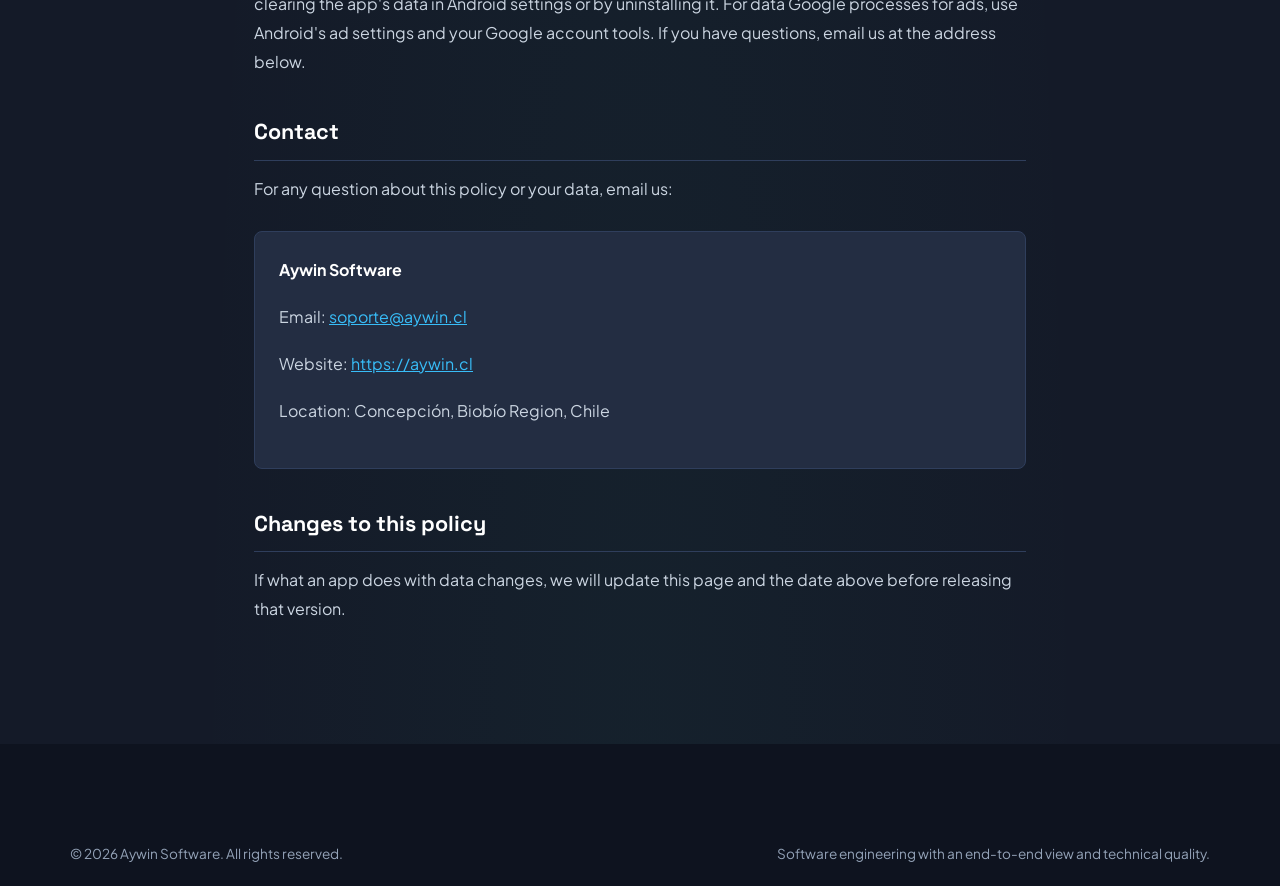
<file: privacy-microphone.html>
<!DOCTYPE html>
<html lang="es">
<head>
    <!-- Google tag (gtag.js) -->
    <script async src="https://www.googletagmanager.com/gtag/js?id=G-4CEL4YS32C"></script>
    <script>
      window.dataLayer = window.dataLayer || [];
      function gtag(){dataLayer.push(arguments);}
      gtag('js', new Date());

      gtag('config', 'G-4CEL4YS32C');
    </script>

    <meta charset="UTF-8">
    <meta name="viewport" content="width=device-width, initial-scale=1.0">
    <title>Política de privacidad — Apps con micrófono | Aywin Software</title>
    <meta name="description" content="Esta política aplica a las apps de Aywin Software que usan el micrófono, listadas abajo.">
    <link rel="preconnect" href="https://fonts.googleapis.com">
    <link rel="preconnect" href="https://fonts.gstatic.com" crossorigin>
    <link href="https://fonts.googleapis.com/css2?family=Plus+Jakarta+Sans:wght@400;500;600;700;800&family=Space+Grotesk:wght@500;600;700&display=swap" rel="stylesheet">
        <meta name="theme-color" content="#141A28">
    <link rel="icon" type="image/svg+xml" href="favicon.svg">
    <link rel="apple-touch-icon" href="apple-touch-icon.png">
    <link rel="stylesheet" href="styles.css?v=1.7">
    <link rel="stylesheet" href="policy.css?v=1.0">
    <script src="i18n.js?v=1.15" defer></script>
</head>
<body>

    <a href="#main" class="skip-link" data-i18n="a11y.skip">Saltar al contenido</a>

    <!-- NAVEGACIÓN -->
    <header class="site-header">
        <div class="container nav-container">
            <a href="index.html" class="brand-logo" aria-label="Aywin Software — Inicio">
                <svg class="logo-symbol" aria-hidden="true" focusable="false" viewBox="0 0 100 100" fill="none" xmlns="http://www.w3.org/2000/svg">
                    <rect x="15" y="15" width="70" height="70" rx="16" stroke="#E2E8F0" stroke-width="3" fill="#1E293B"/>
                    <path d="M35 65L50 35L65 65" stroke="#FFFFFF" stroke-width="4" stroke-linecap="round" stroke-linejoin="round"/>
                    <circle cx="50" cy="50" r="5" fill="#38BDF8"/>
                </svg>
                <span class="brand-text">AYWIN <span>SOFTWARE</span></span>
            </a>
            <nav class="nav-links" id="navLinks">
                <a href="index.html" data-i18n="footer.nav_home">Inicio</a>
                <a href="index.html#servicios" data-i18n="nav.services">Servicios</a>
                <a href="index.html#productos" data-i18n="nav.products">Productos</a>
                <a href="mailto:contacto@aywin.cl" class="btn-nav" data-i18n="nav.contact">Contactar</a>
            </nav>
            <div class="nav-actions">
                <div class="lang-switch" id="langSwitch" role="group" aria-label="Cambiar idioma / Switch language">
                    <button type="button" class="lang-btn active" data-lang="es" title="Español" aria-pressed="true">ES</button>
                    <span class="lang-divider" aria-hidden="true">|</span>
                    <button type="button" class="lang-btn" data-lang="en" title="English" aria-pressed="false">EN</button>
                </div>
                <button type="button" class="nav-toggle" id="navToggle" aria-label="Abrir menú de navegación" aria-expanded="false" aria-controls="navLinks">
                    <span></span>
                    <span></span>
                    <span></span>
                </button>
            </div>
        </div>
    </header>

    <!-- CUERPO DE LA POLÍTICA -->
    <main id="main" class="policy-container">
        <div data-lang-block="es">
        <header class="policy-header">
            <span class="section-tag">LEGAL</span>
            <h1>Política de privacidad — Apps con micrófono</h1>
            <p class="policy-meta">Última actualización: 18 de noviembre de 2026 • Aywin Software (Concepción, Chile)</p>
        </header>
        <article class="policy-body">
<div class="policy-callout"><p>Esta política aplica a las apps de Aywin Software que usan el micrófono, listadas abajo.</p></div>
<h2>Resumen</h2>
<p>Estas apps usan el micrófono para su función principal y <strong>procesan el audio en el propio teléfono</strong>. El audio nunca se envía al desarrollador ni a terceros. No incluyen analítica ni registro de fallos. Las apps gratuitas pueden mostrar anuncios (ver sección «Anuncios»).</p>
<p>Aywin Software no vende datos personales ni recibe datos tuyos. No hay cuentas de usuario ni inicio de sesión. El único tercero que puede recibir datos es Google, si la app muestra anuncios (ver «Anuncios»).</p>
<h2>Micrófono (<code>RECORD_AUDIO</code>)</h2>
<ul>
<li>El permiso se pide solo al usar la función que lo necesita. Si lo rechazas, el resto de la app sigue funcionando.</li>
<li>El micrófono se apaga al salir de esa función o al pasar la app a segundo plano.</li>
<li>Qué hace cada app con el audio se detalla en la tabla de abajo: algunas solo lo analizan en memoria y lo descartan al instante; EVP Void guarda las grabaciones que tú inicias, solo en tu teléfono.</li>
</ul>
<p>Puedes revocar el permiso en cualquier momento desde los ajustes de Android.</p>
<h2>Datos guardados en tu dispositivo</h2>
<p>Lo que creas en la app (ajustes, progreso, registros, notas, listas, etc.) se guarda solo en el almacenamiento privado de la app en tu teléfono. No se envía al desarrollador ni a terceros. El desarrollador tampoco tiene acceso a ello. Se borra al desinstalar la app o al borrar sus datos desde los ajustes de Android.</p>
<p>Si tienes activada la copia de seguridad de Android, el sistema puede incluir estos datos en la copia cifrada de tu cuenta de Google, gestionada por Google según su <a href="https://policies.google.com/privacy" target="_blank" rel="noopener">política de privacidad</a>.</p>
<h2>Exportar, compartir y portapapeles</h2>
<p>Algunas apps permiten exportar una copia de seguridad, compartir una imagen o texto, o copiar datos al portapapeles. Esto solo ocurre cuando tú lo pides: la app crea el archivo o texto y abre la hoja de compartir del sistema. Luego tú decides dónde guardarlo o a quién enviarlo. La app no lo sube a ningún servidor. Al importar, la app solo lee el archivo o el portapapeles cuando pulsas el botón correspondiente.</p>
<h2>Servicios del sistema</h2>
<p>NecroVox pronuncia palabras con el motor de texto a voz instalado en tu teléfono (por ejemplo, el de Google o el del fabricante). El tratamiento que haga ese motor se rige por la política de su proveedor.</p>
<h2>Anuncios (Google AdMob)</h2>
<p>Las apps gratuitas pueden mostrar anuncios de <strong>Google AdMob</strong>. Si una app muestra anuncios, el SDK de Google Mobile Ads puede recopilar y procesar, según las políticas de Google:</p>
<ul>
<li>el <strong>ID de publicidad</strong> del dispositivo (puedes restablecerlo o borrarlo en Ajustes de Android → Privacidad → Anuncios);</li>
<li>la dirección IP y una ubicación aproximada derivada de ella;</li>
<li>información técnica del dispositivo (modelo, sistema operativo, idioma) y datos de interacción con los anuncios;</li>
<li>datos de diagnóstico y rendimiento del propio SDK.</li>
</ul>
<p>Google usa estos datos para mostrar anuncios, medirlos y prevenir fraude. Lo que tú creas en la app (notas, registros, audio, imágenes) <strong>no se entrega a la red de anuncios</strong>. Más información: <a href="https://policies.google.com/technologies/partner-sites" target="_blank" rel="noopener">Cómo usa Google la información de las apps que usan sus servicios</a> y <a href="https://policies.google.com/privacy" target="_blank" rel="noopener">Política de privacidad de Google</a>.</p>
<h3>Consentimiento</h3>
<p>Antes de cargar anuncios, la app consulta la plataforma de consentimiento de Google (UMP). Si estás en una región donde la ley lo exige (por ejemplo, el Espacio Económico Europeo o el Reino Unido), se te muestra un formulario para aceptar o rechazar los anuncios personalizados. Puedes cambiar tu decisión en cualquier momento desde «Opciones de privacidad» dentro de la app.</p>
<h3>Permisos para anuncios</h3>
<ul>
<li><strong>Internet y estado de la red</strong> (<code>INTERNET</code>, <code>ACCESS_NETWORK_STATE</code>): cargar anuncios y el formulario de consentimiento.</li>
<li><strong>ID de publicidad</strong> (<code>com.google.android.gms.permission.AD_ID</code>): lo agrega el SDK de anuncios.</li>
</ul>
<h2>Menores de edad</h2>
<p>Las apps no están dirigidas a menores de 13 años. Aywin Software no recopila datos de ningún usuario, incluidos menores; los anuncios, si la app los muestra, se rigen por la sección «Anuncios».</p>
<h2>Apps cubiertas</h2>
<div class="policy-table-wrap"><table class="policy-table"><thead><tr><th>App</th><th>Qué hace con el micrófono</th></tr></thead><tbody>
<tr><td>Pocket Tuner</td><td>Analiza el sonido en tiempo real para detectar la nota, solo mientras el afinador está en pantalla. <strong>No graba ni guarda audio.</strong></td></tr>
<tr><td>EVP Void</td><td><strong>Graba audio</strong> (archivos WAV) solo cuando tú inicias una sesión. Las grabaciones pueden contener voces o sonidos del entorno y se guardan en el almacenamiento privado de la app; solo salen del teléfono si tú las compartes.</td></tr>
<tr><td>NecroVox</td><td>Mide el nivel de sonido ambiente (un número en dBFS) varias veces por segundo. <strong>No graba ni guarda audio.</strong> Usa el magnetómetro y el motor de texto a voz del sistema, al que solo se le entrega la palabra a pronunciar.</td></tr>
</tbody></table></div>
<h2>Tus derechos y borrado de datos</h2>
<p>Como Aywin Software no recibe datos tuyos, no guarda información personal que pueda entregarte, corregir o borrar. Todo lo que la app guarda está en tu teléfono: puedes eliminarlo cuando quieras borrando los datos de la app desde los ajustes de Android o desinstalándola. Para los datos que procesa Google por los anuncios, usa la configuración de anuncios de Android y las herramientas de tu cuenta de Google. Si tienes dudas, escríbenos al correo de abajo.</p>
<h2>Contacto</h2>
<p>Para cualquier consulta sobre esta política o sobre tus datos, escríbenos:</p>
<div class="policy-callout">
<p><strong>Aywin Software</strong></p>
<p>Correo: <a href="mailto:soporte@aywin.cl">soporte@aywin.cl</a></p>
<p>Sitio web: <a href="https://aywin.cl">https://aywin.cl</a></p>
<p>Ubicación: Concepción, Región del Biobío, Chile</p>
</div>
<h2>Cambios en esta política</h2>
<p>Si cambia lo que hace alguna app con los datos, actualizaremos esta página y la fecha de arriba antes de publicar esa versión.</p>
        </article>
        </div>
        <div data-lang-block="en">
        <header class="policy-header">
            <span class="section-tag">LEGAL</span>
            <h1>Privacy Policy — Apps with microphone</h1>
            <p class="policy-meta">Last updated: November 18, 2026 • Aywin Software (Concepción, Chile)</p>
        </header>
        <article class="policy-body">
<div class="policy-callout"><p>This policy applies to the Aywin Software apps that use the microphone, listed below.</p></div>
<h2>Summary</h2>
<p>These apps use the microphone for their main feature and <strong>process audio on the phone itself</strong>. Audio is never sent to the developer or to third parties. They include no analytics or crash reporting. Free apps may show ads (see the "Ads" section).</p>
<p>Aywin Software does not sell personal data and does not receive any of your data. There are no user accounts or sign-in. The only third party that may receive data is Google, if the app shows ads (see "Ads").</p>
<h2>Microphone (<code>RECORD_AUDIO</code>)</h2>
<ul>
<li>The permission is only requested when you use the feature that needs it. If you refuse, the rest of the app keeps working.</li>
<li>The microphone turns off when you leave that feature or the app goes to the background.</li>
<li>What each app does with audio is detailed in the table below: some only analyze it in memory and discard it immediately; EVP Void stores the recordings you start, only on your phone.</li>
</ul>
<p>You can revoke the permission at any time in Android settings.</p>
<h2>Data stored on your device</h2>
<p>What you create in the app (settings, progress, logs, notes, lists, etc.) is stored only in the app's private storage on your phone. It is not sent to the developer or to third parties, and the developer has no access to it. It is deleted when you uninstall the app or clear its data in Android settings.</p>
<p>If Android backup is enabled, the system may include this data in your Google account's encrypted backup, managed by Google under its <a href="https://policies.google.com/privacy" target="_blank" rel="noopener">privacy policy</a>.</p>
<h2>Export, share and clipboard</h2>
<p>Some apps let you export a backup, share an image or text, or copy data to the clipboard. This only happens when you ask for it: the app creates the file or text and opens the system share sheet, and you choose where to save it or whom to send it to. The app does not upload it to any server. When importing, the app only reads the file or clipboard when you tap the corresponding button.</p>
<h2>System services</h2>
<p>NecroVox speaks words using the text-to-speech engine installed on your phone (for example Google's or the manufacturer's). How that engine handles data is governed by its provider's policy.</p>
<h2>Ads (Google AdMob)</h2>
<p>Free apps may show <strong>Google AdMob</strong> ads. If an app shows ads, the Google Mobile Ads SDK may collect and process, under Google's policies:</p>
<ul>
<li>the device <strong>advertising ID</strong> (you can reset or delete it in Android Settings → Privacy → Ads);</li>
<li>the IP address and an approximate location derived from it;</li>
<li>technical device information (model, operating system, language) and ad interaction data;</li>
<li>diagnostic and performance data from the SDK itself.</li>
</ul>
<p>Google uses this data to serve and measure ads and to prevent fraud. What you create in the app (notes, logs, audio, images) <strong>is not given to the ad network</strong>. More information: <a href="https://policies.google.com/technologies/partner-sites" target="_blank" rel="noopener">How Google uses information from apps that use its services</a> and <a href="https://policies.google.com/privacy" target="_blank" rel="noopener">Google Privacy Policy</a>.</p>
<h3>Consent</h3>
<p>Before loading ads, the app checks Google's User Messaging Platform (UMP). If you are in a region where the law requires it (for example the European Economic Area or the United Kingdom), you are shown a form to accept or refuse personalized ads. You can change your choice at any time from "Privacy options" inside the app.</p>
<h3>Permissions for ads</h3>
<ul>
<li><strong>Internet and network state</strong> (<code>INTERNET</code>, <code>ACCESS_NETWORK_STATE</code>): load ads and the consent form.</li>
<li><strong>Advertising ID</strong> (<code>com.google.android.gms.permission.AD_ID</code>): added by the ads SDK.</li>
</ul>
<h2>Children</h2>
<p>The apps are not directed at children under 13. Aywin Software does not collect data from any user, including children; ads, if the app shows them, are covered by the "Ads" section.</p>
<h2>Apps covered</h2>
<div class="policy-table-wrap"><table class="policy-table"><thead><tr><th>App</th><th>What it does with the microphone</th></tr></thead><tbody>
<tr><td>Pocket Tuner</td><td>Analyzes sound in real time to detect the note, only while the tuner is on screen. <strong>Does not record or store audio.</strong></td></tr>
<tr><td>EVP Void</td><td><strong>Records audio</strong> (WAV files) only when you start a session. Recordings may contain voices or ambient sound and are stored in the app's private storage; they only leave the phone if you share them.</td></tr>
<tr><td>NecroVox</td><td>Measures the ambient sound level (a number in dBFS) several times per second. <strong>Does not record or store audio.</strong> Uses the magnetometer and the system text-to-speech engine, which only receives the word to speak.</td></tr>
</tbody></table></div>
<h2>Your rights and data deletion</h2>
<p>Because Aywin Software does not receive any of your data, it holds no personal information it could give you, correct or delete. Everything the app stores is on your phone: you can delete it at any time by clearing the app's data in Android settings or by uninstalling it. For data Google processes for ads, use Android's ad settings and your Google account tools. If you have questions, email us at the address below.</p>
<h2>Contact</h2>
<p>For any question about this policy or your data, email us:</p>
<div class="policy-callout">
<p><strong>Aywin Software</strong></p>
<p>Email: <a href="mailto:soporte@aywin.cl">soporte@aywin.cl</a></p>
<p>Website: <a href="https://aywin.cl">https://aywin.cl</a></p>
<p>Location: Concepción, Biobío Region, Chile</p>
</div>
<h2>Changes to this policy</h2>
<p>If what an app does with data changes, we will update this page and the date above before releasing that version.</p>
        </article>
        </div>
    </main>

    <!-- FOOTER -->
    <footer class="site-footer">
        <div class="container footer-bottom">
            <div class="bottom-bar">
                <p data-i18n="footer.rights">&copy; 2026 Aywin Software. Todos los derechos reservados.</p>
                <p data-i18n="footer.tagline">Ingeniería de software con visión integral y calidad técnica.</p>
            </div>
        </div>
    </footer>

    <script>
        const navToggle = document.getElementById('navToggle');
        const navLinks = document.getElementById('navLinks');
        if (navToggle && navLinks) {
            const setMenu = (open) => {
                navLinks.classList.toggle('active', open);
                navToggle.classList.toggle('open', open);
                navToggle.setAttribute('aria-expanded', String(open));
            };
            navToggle.addEventListener('click', () => {
                setMenu(!navLinks.classList.contains('active'));
            });
            navLinks.querySelectorAll('a').forEach(link => {
                link.addEventListener('click', () => setMenu(false));
            });
            document.addEventListener('keydown', (e) => {
                if (e.key === 'Escape' && navLinks.classList.contains('active')) {
                    setMenu(false);
                    navToggle.focus();
                }
            });
        }
    </script>
</body>
</html>
</file>
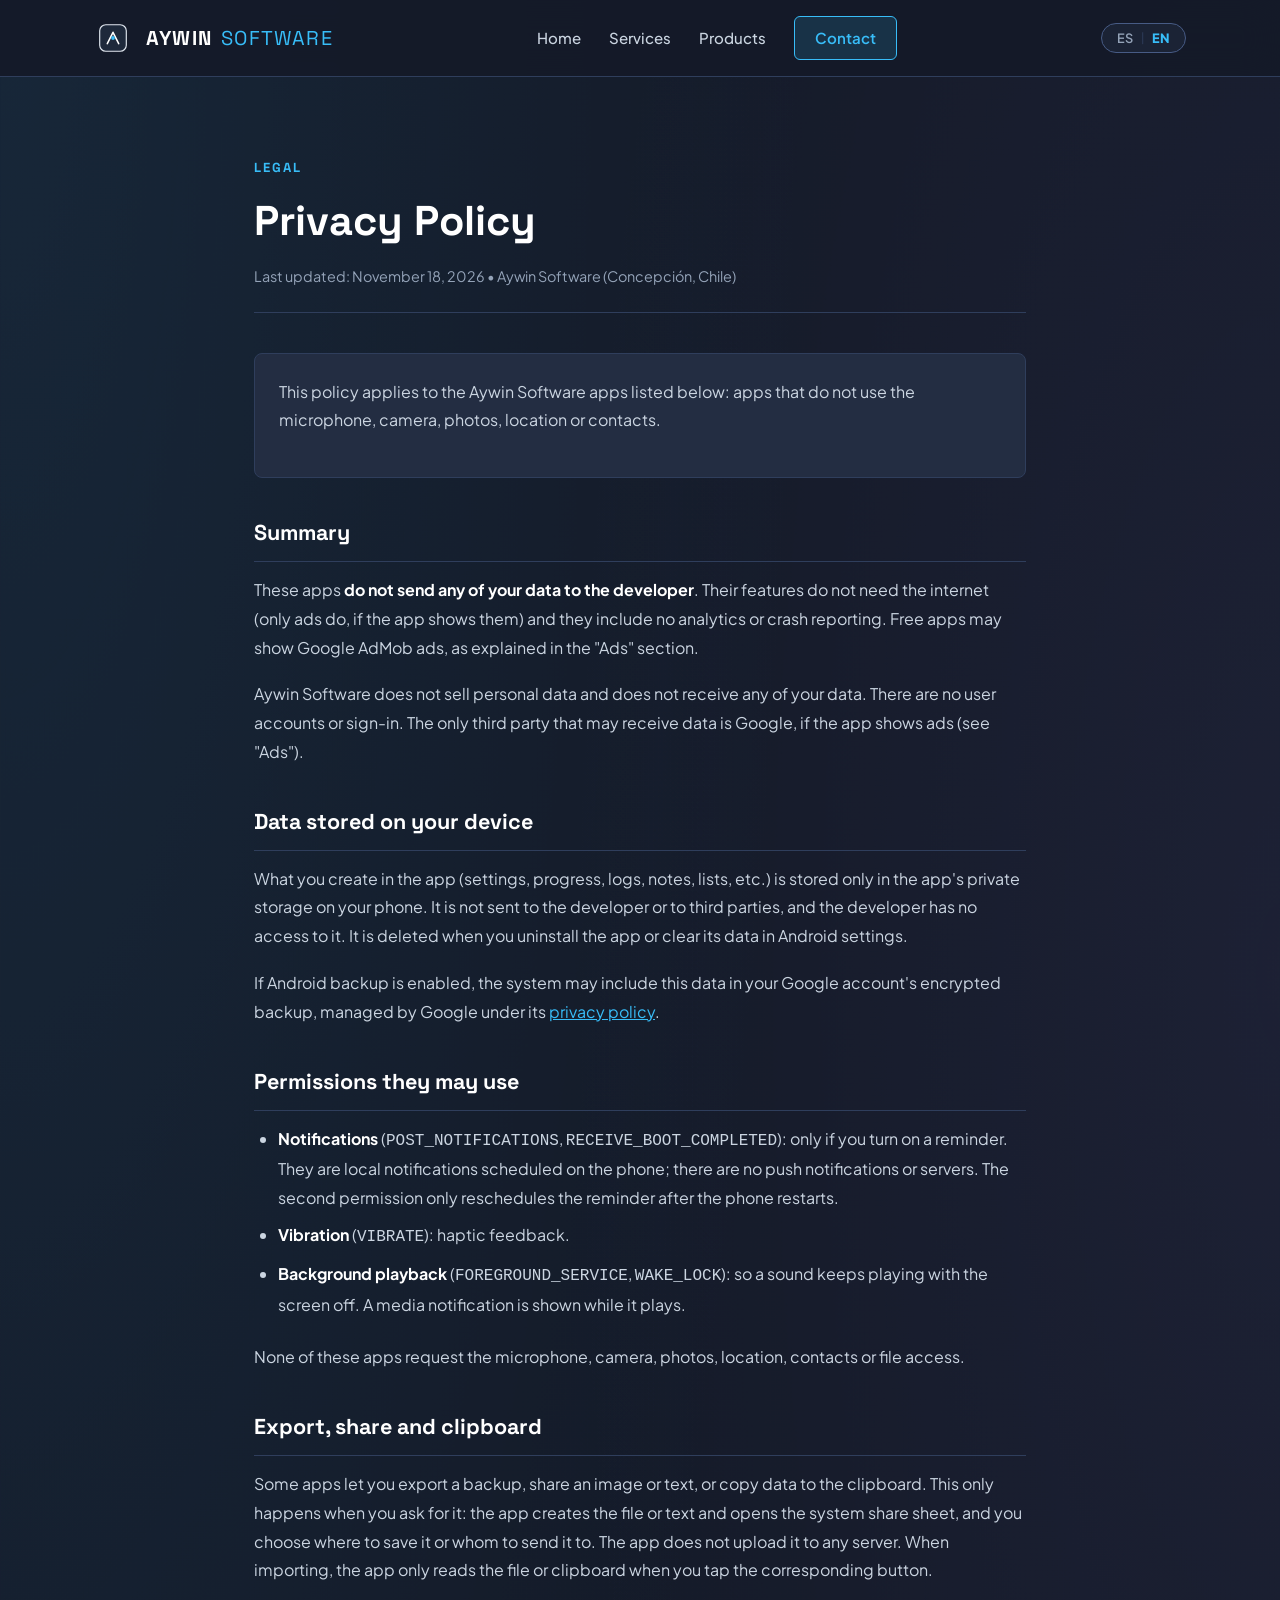
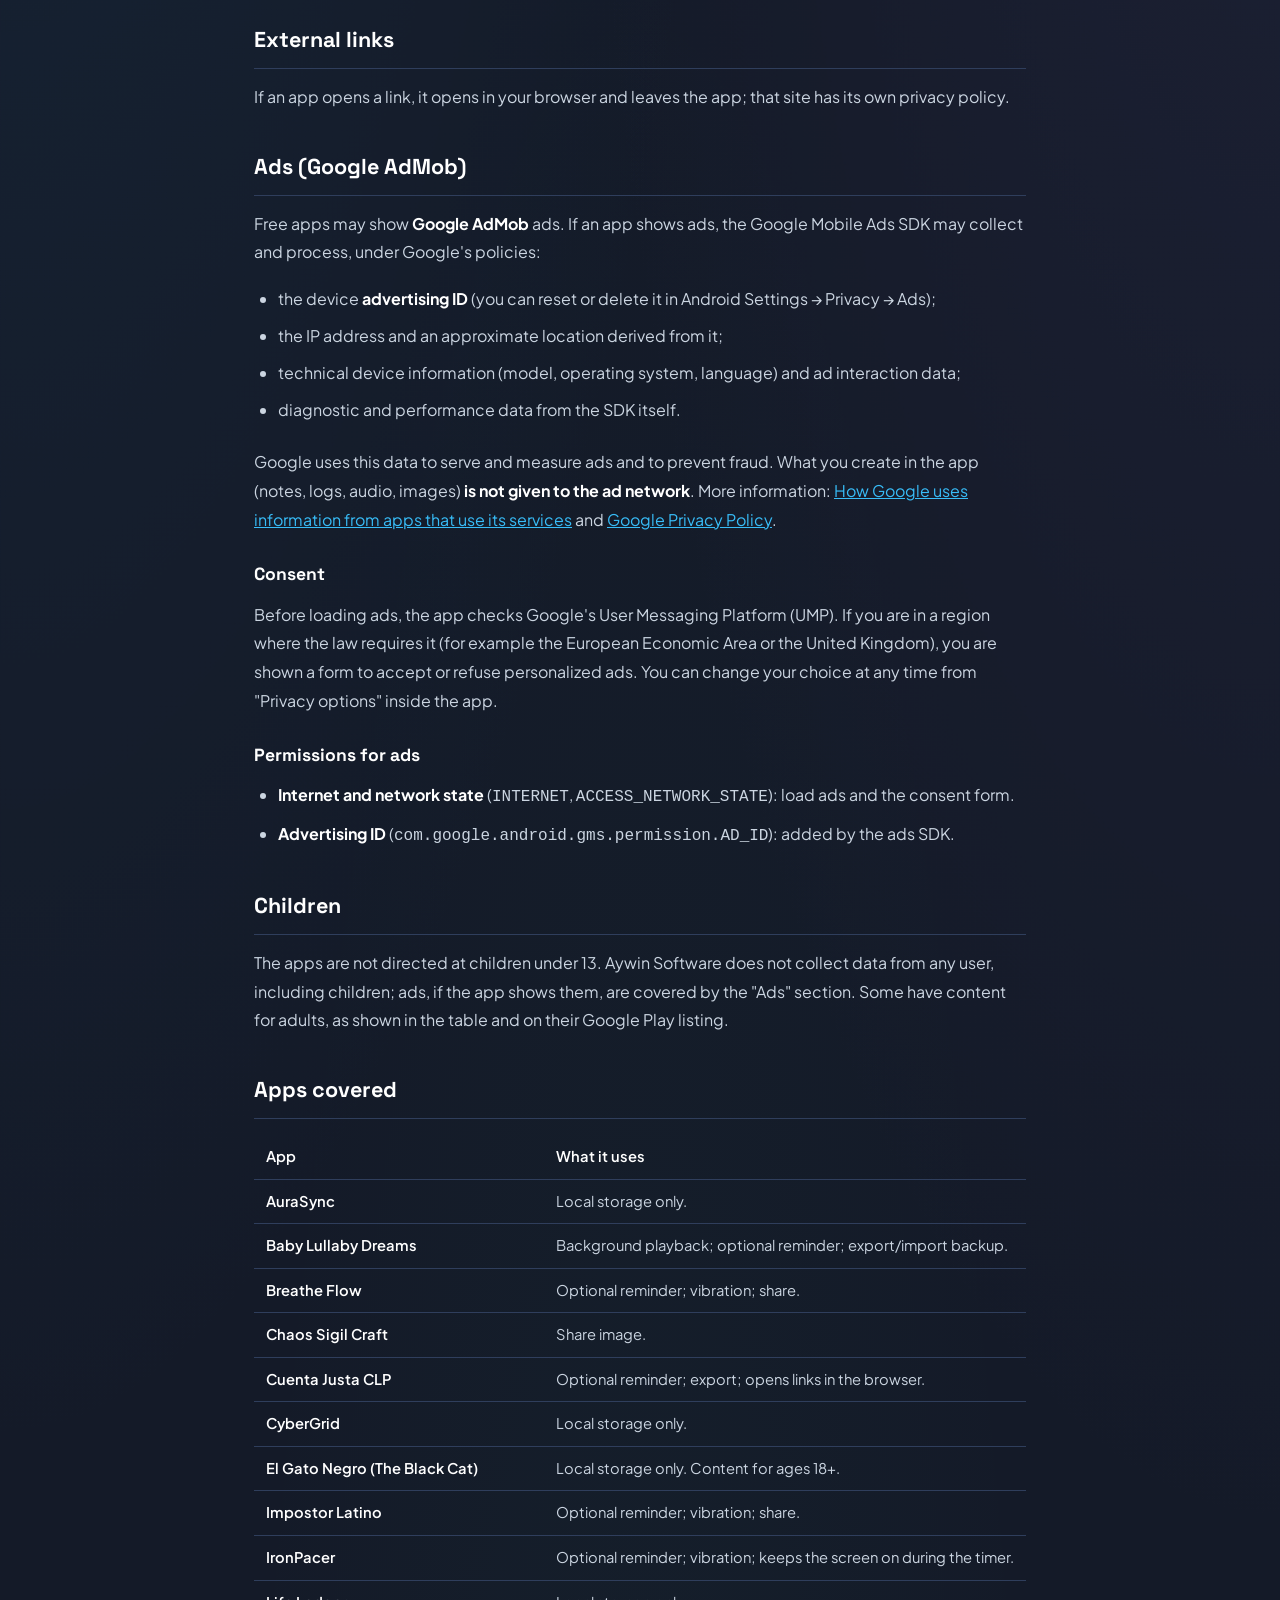
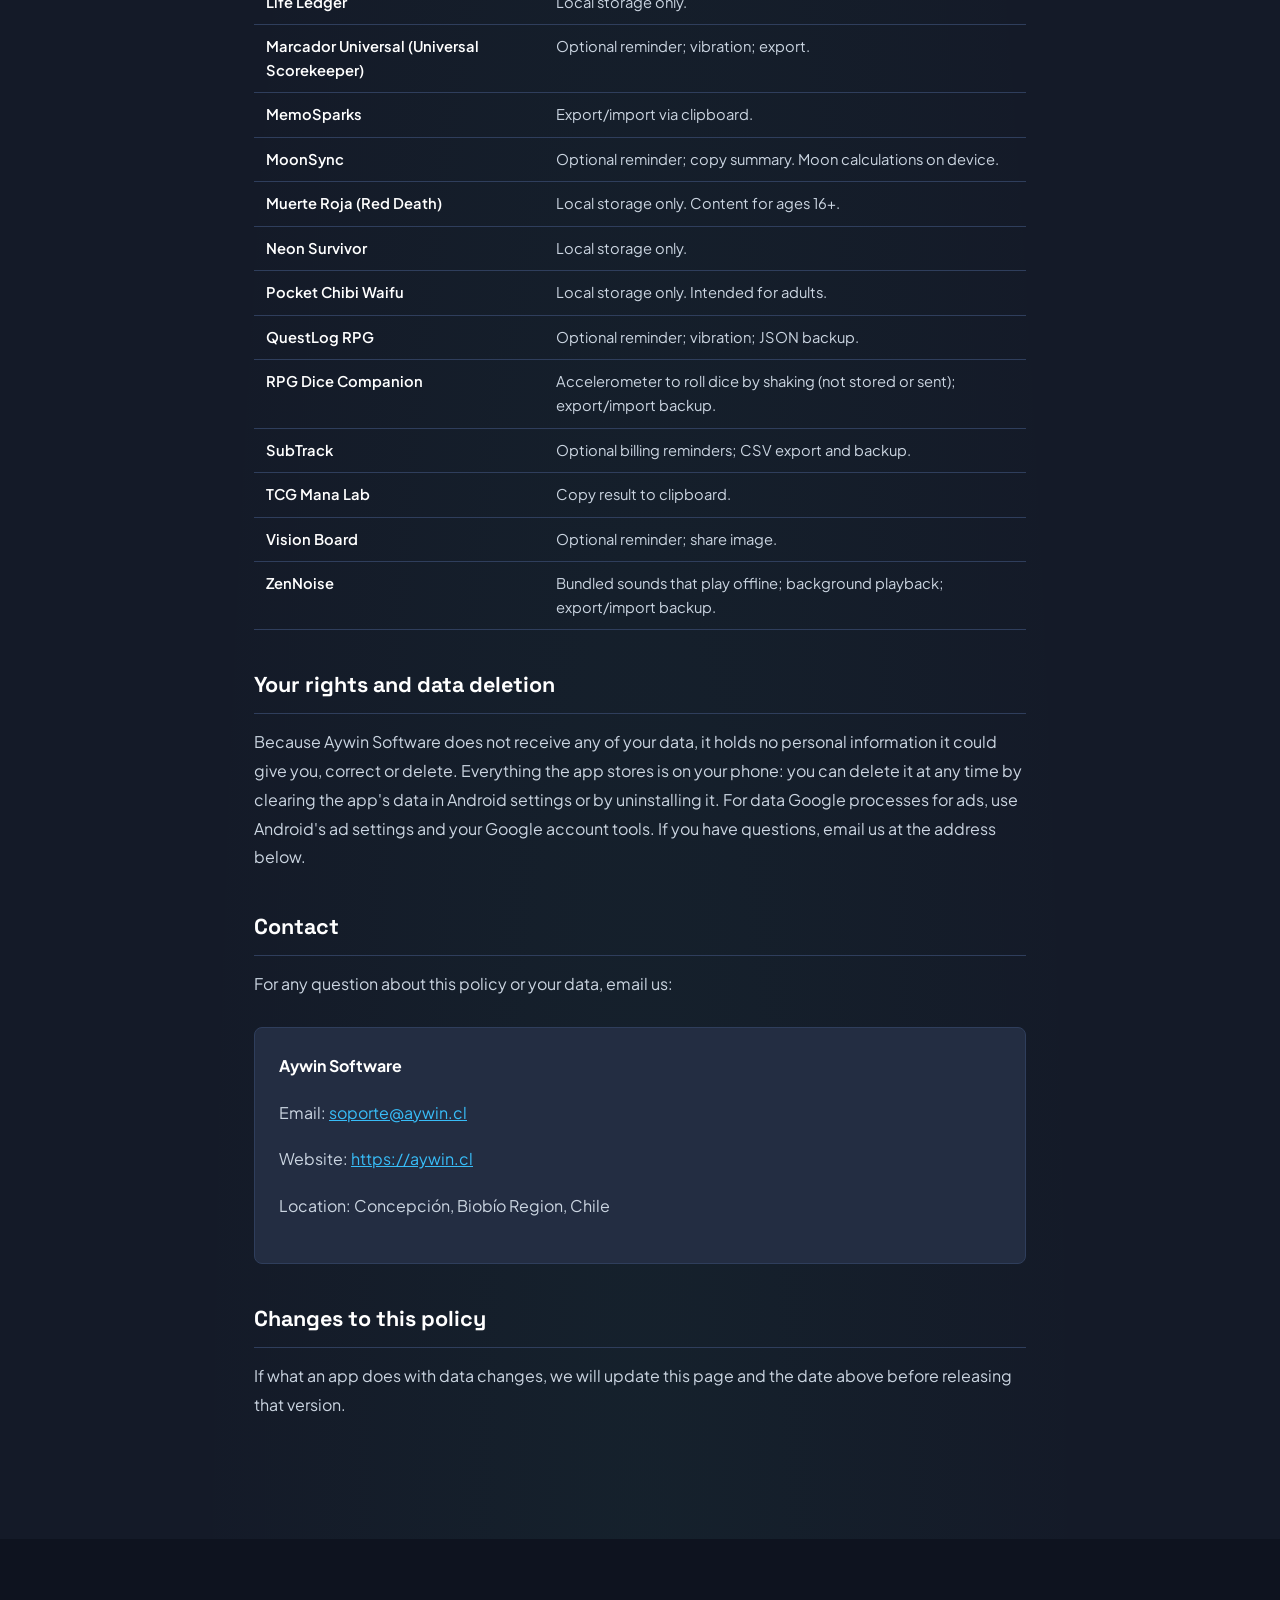
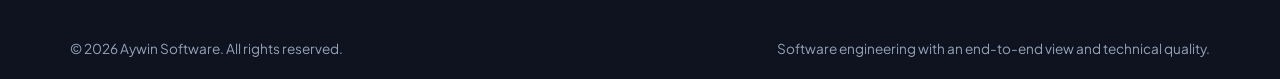
<file: privacy.html>
<!DOCTYPE html>
<html lang="es">
<head>
    <!-- Google tag (gtag.js) -->
    <script async src="https://www.googletagmanager.com/gtag/js?id=G-4CEL4YS32C"></script>
    <script>
      window.dataLayer = window.dataLayer || [];
      function gtag(){dataLayer.push(arguments);}
      gtag('js', new Date());

      gtag('config', 'G-4CEL4YS32C');
    </script>

    <meta charset="UTF-8">
    <meta name="viewport" content="width=device-width, initial-scale=1.0">
    <title>Política de privacidad | Aywin Software</title>
    <meta name="description" content="Esta política aplica a las apps de Aywin Software listadas abajo: apps que no usan micrófono, cámara, fotos, ubicación ni contactos.">
    <link rel="preconnect" href="https://fonts.googleapis.com">
    <link rel="preconnect" href="https://fonts.gstatic.com" crossorigin>
    <link href="https://fonts.googleapis.com/css2?family=Plus+Jakarta+Sans:wght@400;500;600;700;800&family=Space+Grotesk:wght@500;600;700&display=swap" rel="stylesheet">
        <meta name="theme-color" content="#141A28">
    <link rel="icon" type="image/svg+xml" href="favicon.svg">
    <link rel="apple-touch-icon" href="apple-touch-icon.png">
    <link rel="stylesheet" href="styles.css?v=1.7">
    <link rel="stylesheet" href="policy.css?v=1.0">
    <script src="i18n.js?v=1.15" defer></script>
</head>
<body>

    <a href="#main" class="skip-link" data-i18n="a11y.skip">Saltar al contenido</a>

    <!-- NAVEGACIÓN -->
    <header class="site-header">
        <div class="container nav-container">
            <a href="index.html" class="brand-logo" aria-label="Aywin Software — Inicio">
                <svg class="logo-symbol" aria-hidden="true" focusable="false" viewBox="0 0 100 100" fill="none" xmlns="http://www.w3.org/2000/svg">
                    <rect x="15" y="15" width="70" height="70" rx="16" stroke="#E2E8F0" stroke-width="3" fill="#1E293B"/>
                    <path d="M35 65L50 35L65 65" stroke="#FFFFFF" stroke-width="4" stroke-linecap="round" stroke-linejoin="round"/>
                    <circle cx="50" cy="50" r="5" fill="#38BDF8"/>
                </svg>
                <span class="brand-text">AYWIN <span>SOFTWARE</span></span>
            </a>
            <nav class="nav-links" id="navLinks">
                <a href="index.html" data-i18n="footer.nav_home">Inicio</a>
                <a href="index.html#servicios" data-i18n="nav.services">Servicios</a>
                <a href="index.html#productos" data-i18n="nav.products">Productos</a>
                <a href="mailto:contacto@aywin.cl" class="btn-nav" data-i18n="nav.contact">Contactar</a>
            </nav>
            <div class="nav-actions">
                <div class="lang-switch" id="langSwitch" role="group" aria-label="Cambiar idioma / Switch language">
                    <button type="button" class="lang-btn active" data-lang="es" title="Español" aria-pressed="true">ES</button>
                    <span class="lang-divider" aria-hidden="true">|</span>
                    <button type="button" class="lang-btn" data-lang="en" title="English" aria-pressed="false">EN</button>
                </div>
                <button type="button" class="nav-toggle" id="navToggle" aria-label="Abrir menú de navegación" aria-expanded="false" aria-controls="navLinks">
                    <span></span>
                    <span></span>
                    <span></span>
                </button>
            </div>
        </div>
    </header>

    <!-- CUERPO DE LA POLÍTICA -->
    <main id="main" class="policy-container">
        <div data-lang-block="es">
        <header class="policy-header">
            <span class="section-tag">LEGAL</span>
            <h1>Política de privacidad</h1>
            <p class="policy-meta">Última actualización: 18 de noviembre de 2026 • Aywin Software (Concepción, Chile)</p>
        </header>
        <article class="policy-body">
<div class="policy-callout"><p>Esta política aplica a las apps de Aywin Software listadas abajo: apps que no usan micrófono, cámara, fotos, ubicación ni contactos.</p></div>
<h2>Resumen</h2>
<p>Estas apps <strong>no envían al desarrollador ningún dato tuyo</strong>. Sus funciones no necesitan internet (solo los anuncios, si la app los muestra) y no incluyen analítica ni registro de fallos. Las apps gratuitas pueden mostrar anuncios de Google AdMob, como se explica en la sección «Anuncios».</p>
<p>Aywin Software no vende datos personales ni recibe datos tuyos. No hay cuentas de usuario ni inicio de sesión. El único tercero que puede recibir datos es Google, si la app muestra anuncios (ver «Anuncios»).</p>
<h2>Datos guardados en tu dispositivo</h2>
<p>Lo que creas en la app (ajustes, progreso, registros, notas, listas, etc.) se guarda solo en el almacenamiento privado de la app en tu teléfono. No se envía al desarrollador ni a terceros. El desarrollador tampoco tiene acceso a ello. Se borra al desinstalar la app o al borrar sus datos desde los ajustes de Android.</p>
<p>Si tienes activada la copia de seguridad de Android, el sistema puede incluir estos datos en la copia cifrada de tu cuenta de Google, gestionada por Google según su <a href="https://policies.google.com/privacy" target="_blank" rel="noopener">política de privacidad</a>.</p>
<h2>Permisos que pueden usar</h2>
<ul>
<li><strong>Notificaciones</strong> (<code>POST_NOTIFICATIONS</code>, <code>RECEIVE_BOOT_COMPLETED</code>): solo si activas un recordatorio. Son notificaciones locales programadas en el teléfono; no hay notificaciones push ni servidores. El segundo permiso solo vuelve a programar el recordatorio después de reiniciar el teléfono.</li>
<li><strong>Vibración</strong> (<code>VIBRATE</code>): respuesta háptica.</li>
<li><strong>Reproducción en segundo plano</strong> (<code>FOREGROUND_SERVICE</code>, <code>WAKE_LOCK</code>): para que un sonido siga sonando con la pantalla apagada. Mientras suena se muestra una notificación multimedia.</li>
</ul>
<p>Ninguna de estas apps pide micrófono, cámara, fotos, ubicación, contactos ni acceso a archivos.</p>
<h2>Exportar, compartir y portapapeles</h2>
<p>Algunas apps permiten exportar una copia de seguridad, compartir una imagen o texto, o copiar datos al portapapeles. Esto solo ocurre cuando tú lo pides: la app crea el archivo o texto y abre la hoja de compartir del sistema. Luego tú decides dónde guardarlo o a quién enviarlo. La app no lo sube a ningún servidor. Al importar, la app solo lee el archivo o el portapapeles cuando pulsas el botón correspondiente.</p>
<h2>Enlaces externos</h2>
<p>Si una app abre un enlace, se abre en tu navegador y sale de la app; ese sitio tiene su propia política de privacidad.</p>
<h2>Anuncios (Google AdMob)</h2>
<p>Las apps gratuitas pueden mostrar anuncios de <strong>Google AdMob</strong>. Si una app muestra anuncios, el SDK de Google Mobile Ads puede recopilar y procesar, según las políticas de Google:</p>
<ul>
<li>el <strong>ID de publicidad</strong> del dispositivo (puedes restablecerlo o borrarlo en Ajustes de Android → Privacidad → Anuncios);</li>
<li>la dirección IP y una ubicación aproximada derivada de ella;</li>
<li>información técnica del dispositivo (modelo, sistema operativo, idioma) y datos de interacción con los anuncios;</li>
<li>datos de diagnóstico y rendimiento del propio SDK.</li>
</ul>
<p>Google usa estos datos para mostrar anuncios, medirlos y prevenir fraude. Lo que tú creas en la app (notas, registros, audio, imágenes) <strong>no se entrega a la red de anuncios</strong>. Más información: <a href="https://policies.google.com/technologies/partner-sites" target="_blank" rel="noopener">Cómo usa Google la información de las apps que usan sus servicios</a> y <a href="https://policies.google.com/privacy" target="_blank" rel="noopener">Política de privacidad de Google</a>.</p>
<h3>Consentimiento</h3>
<p>Antes de cargar anuncios, la app consulta la plataforma de consentimiento de Google (UMP). Si estás en una región donde la ley lo exige (por ejemplo, el Espacio Económico Europeo o el Reino Unido), se te muestra un formulario para aceptar o rechazar los anuncios personalizados. Puedes cambiar tu decisión en cualquier momento desde «Opciones de privacidad» dentro de la app.</p>
<h3>Permisos para anuncios</h3>
<ul>
<li><strong>Internet y estado de la red</strong> (<code>INTERNET</code>, <code>ACCESS_NETWORK_STATE</code>): cargar anuncios y el formulario de consentimiento.</li>
<li><strong>ID de publicidad</strong> (<code>com.google.android.gms.permission.AD_ID</code>): lo agrega el SDK de anuncios.</li>
</ul>
<h2>Menores de edad</h2>
<p>Las apps no están dirigidas a menores de 13 años. Aywin Software no recopila datos de ningún usuario, incluidos menores; los anuncios, si la app los muestra, se rigen por la sección «Anuncios». Algunas tienen contenido para público adulto, indicado en la tabla y en su ficha de Google Play.</p>
<h2>Apps cubiertas</h2>
<div class="policy-table-wrap"><table class="policy-table"><thead><tr><th>App</th><th>Qué usa</th></tr></thead><tbody>
<tr><td>AuraSync</td><td>Solo almacenamiento local.</td></tr>
<tr><td>Baby Lullaby Dreams</td><td>Reproducción en segundo plano; recordatorio opcional; exportar/importar copia.</td></tr>
<tr><td>Breathe Flow</td><td>Recordatorio opcional; vibración; compartir.</td></tr>
<tr><td>Chaos Sigil Craft</td><td>Compartir imagen.</td></tr>
<tr><td>Cuenta Justa CLP</td><td>Recordatorio opcional; exportar; abre enlaces en el navegador.</td></tr>
<tr><td>CyberGrid</td><td>Solo almacenamiento local.</td></tr>
<tr><td>El Gato Negro (The Black Cat)</td><td>Solo almacenamiento local. Contenido para mayores de 18 años.</td></tr>
<tr><td>Impostor Latino</td><td>Recordatorio opcional; vibración; compartir.</td></tr>
<tr><td>IronPacer</td><td>Recordatorio opcional; vibración; mantiene la pantalla encendida durante el temporizador.</td></tr>
<tr><td>Life Ledger</td><td>Solo almacenamiento local.</td></tr>
<tr><td>Marcador Universal (Universal Scorekeeper)</td><td>Recordatorio opcional; vibración; exportar.</td></tr>
<tr><td>MemoSparks</td><td>Exportar/importar mediante el portapapeles.</td></tr>
<tr><td>MoonSync</td><td>Recordatorio opcional; copiar resumen. Cálculos lunares en el dispositivo.</td></tr>
<tr><td>Muerte Roja (Red Death)</td><td>Solo almacenamiento local. Contenido para mayores de 16 años.</td></tr>
<tr><td>Neon Survivor</td><td>Solo almacenamiento local.</td></tr>
<tr><td>Pocket Chibi Waifu</td><td>Solo almacenamiento local. Dirigida a público adulto.</td></tr>
<tr><td>QuestLog RPG</td><td>Recordatorio opcional; vibración; respaldo JSON.</td></tr>
<tr><td>RPG Dice Companion</td><td>Acelerómetro para lanzar los dados al sacudir (no se guarda ni se envía); exportar/importar copia.</td></tr>
<tr><td>SubTrack</td><td>Recordatorios de cobro opcionales; exportar CSV y respaldo.</td></tr>
<tr><td>TCG Mana Lab</td><td>Copiar resultado al portapapeles.</td></tr>
<tr><td>Vision Board</td><td>Recordatorio opcional; compartir imagen.</td></tr>
<tr><td>ZenNoise</td><td>Sonidos incluidos que se reproducen sin conexión; reproducción en segundo plano; exportar/importar copia.</td></tr>
</tbody></table></div>
<h2>Tus derechos y borrado de datos</h2>
<p>Como Aywin Software no recibe datos tuyos, no guarda información personal que pueda entregarte, corregir o borrar. Todo lo que la app guarda está en tu teléfono: puedes eliminarlo cuando quieras borrando los datos de la app desde los ajustes de Android o desinstalándola. Para los datos que procesa Google por los anuncios, usa la configuración de anuncios de Android y las herramientas de tu cuenta de Google. Si tienes dudas, escríbenos al correo de abajo.</p>
<h2>Contacto</h2>
<p>Para cualquier consulta sobre esta política o sobre tus datos, escríbenos:</p>
<div class="policy-callout">
<p><strong>Aywin Software</strong></p>
<p>Correo: <a href="mailto:soporte@aywin.cl">soporte@aywin.cl</a></p>
<p>Sitio web: <a href="https://aywin.cl">https://aywin.cl</a></p>
<p>Ubicación: Concepción, Región del Biobío, Chile</p>
</div>
<h2>Cambios en esta política</h2>
<p>Si cambia lo que hace alguna app con los datos, actualizaremos esta página y la fecha de arriba antes de publicar esa versión.</p>
        </article>
        </div>
        <div data-lang-block="en">
        <header class="policy-header">
            <span class="section-tag">LEGAL</span>
            <h1>Privacy Policy</h1>
            <p class="policy-meta">Last updated: November 18, 2026 • Aywin Software (Concepción, Chile)</p>
        </header>
        <article class="policy-body">
<div class="policy-callout"><p>This policy applies to the Aywin Software apps listed below: apps that do not use the microphone, camera, photos, location or contacts.</p></div>
<h2>Summary</h2>
<p>These apps <strong>do not send any of your data to the developer</strong>. Their features do not need the internet (only ads do, if the app shows them) and they include no analytics or crash reporting. Free apps may show Google AdMob ads, as explained in the "Ads" section.</p>
<p>Aywin Software does not sell personal data and does not receive any of your data. There are no user accounts or sign-in. The only third party that may receive data is Google, if the app shows ads (see "Ads").</p>
<h2>Data stored on your device</h2>
<p>What you create in the app (settings, progress, logs, notes, lists, etc.) is stored only in the app's private storage on your phone. It is not sent to the developer or to third parties, and the developer has no access to it. It is deleted when you uninstall the app or clear its data in Android settings.</p>
<p>If Android backup is enabled, the system may include this data in your Google account's encrypted backup, managed by Google under its <a href="https://policies.google.com/privacy" target="_blank" rel="noopener">privacy policy</a>.</p>
<h2>Permissions they may use</h2>
<ul>
<li><strong>Notifications</strong> (<code>POST_NOTIFICATIONS</code>, <code>RECEIVE_BOOT_COMPLETED</code>): only if you turn on a reminder. They are local notifications scheduled on the phone; there are no push notifications or servers. The second permission only reschedules the reminder after the phone restarts.</li>
<li><strong>Vibration</strong> (<code>VIBRATE</code>): haptic feedback.</li>
<li><strong>Background playback</strong> (<code>FOREGROUND_SERVICE</code>, <code>WAKE_LOCK</code>): so a sound keeps playing with the screen off. A media notification is shown while it plays.</li>
</ul>
<p>None of these apps request the microphone, camera, photos, location, contacts or file access.</p>
<h2>Export, share and clipboard</h2>
<p>Some apps let you export a backup, share an image or text, or copy data to the clipboard. This only happens when you ask for it: the app creates the file or text and opens the system share sheet, and you choose where to save it or whom to send it to. The app does not upload it to any server. When importing, the app only reads the file or clipboard when you tap the corresponding button.</p>
<h2>External links</h2>
<p>If an app opens a link, it opens in your browser and leaves the app; that site has its own privacy policy.</p>
<h2>Ads (Google AdMob)</h2>
<p>Free apps may show <strong>Google AdMob</strong> ads. If an app shows ads, the Google Mobile Ads SDK may collect and process, under Google's policies:</p>
<ul>
<li>the device <strong>advertising ID</strong> (you can reset or delete it in Android Settings → Privacy → Ads);</li>
<li>the IP address and an approximate location derived from it;</li>
<li>technical device information (model, operating system, language) and ad interaction data;</li>
<li>diagnostic and performance data from the SDK itself.</li>
</ul>
<p>Google uses this data to serve and measure ads and to prevent fraud. What you create in the app (notes, logs, audio, images) <strong>is not given to the ad network</strong>. More information: <a href="https://policies.google.com/technologies/partner-sites" target="_blank" rel="noopener">How Google uses information from apps that use its services</a> and <a href="https://policies.google.com/privacy" target="_blank" rel="noopener">Google Privacy Policy</a>.</p>
<h3>Consent</h3>
<p>Before loading ads, the app checks Google's User Messaging Platform (UMP). If you are in a region where the law requires it (for example the European Economic Area or the United Kingdom), you are shown a form to accept or refuse personalized ads. You can change your choice at any time from "Privacy options" inside the app.</p>
<h3>Permissions for ads</h3>
<ul>
<li><strong>Internet and network state</strong> (<code>INTERNET</code>, <code>ACCESS_NETWORK_STATE</code>): load ads and the consent form.</li>
<li><strong>Advertising ID</strong> (<code>com.google.android.gms.permission.AD_ID</code>): added by the ads SDK.</li>
</ul>
<h2>Children</h2>
<p>The apps are not directed at children under 13. Aywin Software does not collect data from any user, including children; ads, if the app shows them, are covered by the "Ads" section. Some have content for adults, as shown in the table and on their Google Play listing.</p>
<h2>Apps covered</h2>
<div class="policy-table-wrap"><table class="policy-table"><thead><tr><th>App</th><th>What it uses</th></tr></thead><tbody>
<tr><td>AuraSync</td><td>Local storage only.</td></tr>
<tr><td>Baby Lullaby Dreams</td><td>Background playback; optional reminder; export/import backup.</td></tr>
<tr><td>Breathe Flow</td><td>Optional reminder; vibration; share.</td></tr>
<tr><td>Chaos Sigil Craft</td><td>Share image.</td></tr>
<tr><td>Cuenta Justa CLP</td><td>Optional reminder; export; opens links in the browser.</td></tr>
<tr><td>CyberGrid</td><td>Local storage only.</td></tr>
<tr><td>El Gato Negro (The Black Cat)</td><td>Local storage only. Content for ages 18+.</td></tr>
<tr><td>Impostor Latino</td><td>Optional reminder; vibration; share.</td></tr>
<tr><td>IronPacer</td><td>Optional reminder; vibration; keeps the screen on during the timer.</td></tr>
<tr><td>Life Ledger</td><td>Local storage only.</td></tr>
<tr><td>Marcador Universal (Universal Scorekeeper)</td><td>Optional reminder; vibration; export.</td></tr>
<tr><td>MemoSparks</td><td>Export/import via clipboard.</td></tr>
<tr><td>MoonSync</td><td>Optional reminder; copy summary. Moon calculations on device.</td></tr>
<tr><td>Muerte Roja (Red Death)</td><td>Local storage only. Content for ages 16+.</td></tr>
<tr><td>Neon Survivor</td><td>Local storage only.</td></tr>
<tr><td>Pocket Chibi Waifu</td><td>Local storage only. Intended for adults.</td></tr>
<tr><td>QuestLog RPG</td><td>Optional reminder; vibration; JSON backup.</td></tr>
<tr><td>RPG Dice Companion</td><td>Accelerometer to roll dice by shaking (not stored or sent); export/import backup.</td></tr>
<tr><td>SubTrack</td><td>Optional billing reminders; CSV export and backup.</td></tr>
<tr><td>TCG Mana Lab</td><td>Copy result to clipboard.</td></tr>
<tr><td>Vision Board</td><td>Optional reminder; share image.</td></tr>
<tr><td>ZenNoise</td><td>Bundled sounds that play offline; background playback; export/import backup.</td></tr>
</tbody></table></div>
<h2>Your rights and data deletion</h2>
<p>Because Aywin Software does not receive any of your data, it holds no personal information it could give you, correct or delete. Everything the app stores is on your phone: you can delete it at any time by clearing the app's data in Android settings or by uninstalling it. For data Google processes for ads, use Android's ad settings and your Google account tools. If you have questions, email us at the address below.</p>
<h2>Contact</h2>
<p>For any question about this policy or your data, email us:</p>
<div class="policy-callout">
<p><strong>Aywin Software</strong></p>
<p>Email: <a href="mailto:soporte@aywin.cl">soporte@aywin.cl</a></p>
<p>Website: <a href="https://aywin.cl">https://aywin.cl</a></p>
<p>Location: Concepción, Biobío Region, Chile</p>
</div>
<h2>Changes to this policy</h2>
<p>If what an app does with data changes, we will update this page and the date above before releasing that version.</p>
        </article>
        </div>
    </main>

    <!-- FOOTER -->
    <footer class="site-footer">
        <div class="container footer-bottom">
            <div class="bottom-bar">
                <p data-i18n="footer.rights">&copy; 2026 Aywin Software. Todos los derechos reservados.</p>
                <p data-i18n="footer.tagline">Ingeniería de software con visión integral y calidad técnica.</p>
            </div>
        </div>
    </footer>

    <script>
        const navToggle = document.getElementById('navToggle');
        const navLinks = document.getElementById('navLinks');
        if (navToggle && navLinks) {
            const setMenu = (open) => {
                navLinks.classList.toggle('active', open);
                navToggle.classList.toggle('open', open);
                navToggle.setAttribute('aria-expanded', String(open));
            };
            navToggle.addEventListener('click', () => {
                setMenu(!navLinks.classList.contains('active'));
            });
            navLinks.querySelectorAll('a').forEach(link => {
                link.addEventListener('click', () => setMenu(false));
            });
            document.addEventListener('keydown', (e) => {
                if (e.key === 'Escape' && navLinks.classList.contains('active')) {
                    setMenu(false);
                    navToggle.focus();
                }
            });
        }
    </script>
</body>
</html>
</file>
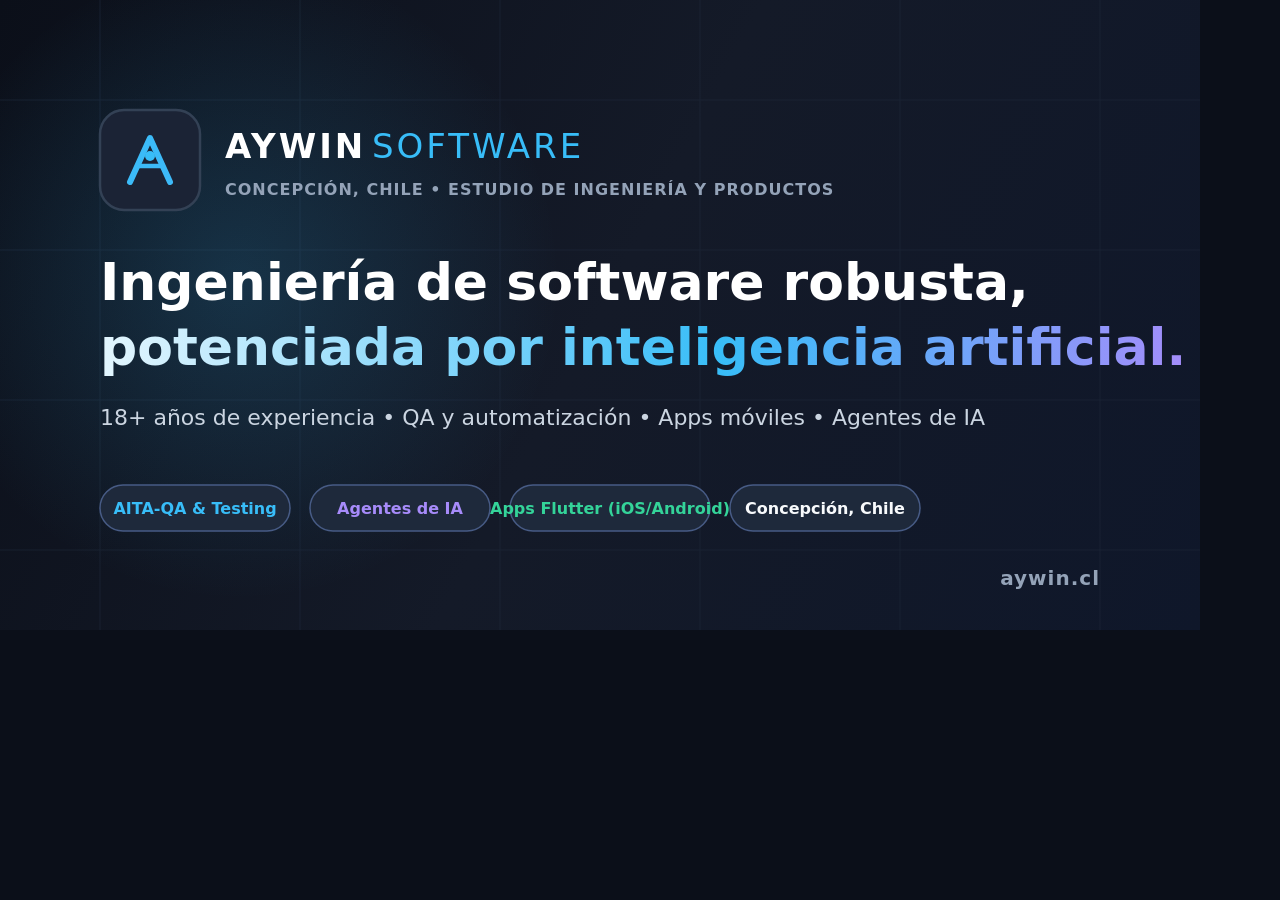
<file: render_og.html>
<!DOCTYPE html>
<html>
<head>
<meta charset="utf-8">
<style>
  * { margin: 0; padding: 0; box-sizing: border-box; }
  body { width: 1200px; height: 630px; overflow: hidden; background: #0B0F19; }
  img { width: 1200px; height: 630px; display: block; }
</style>
</head>
<body>
<img src="og-image.svg">
</body>
</html>
</file>
<file: styles.css>
/* ==========================================================================
   AYWIN SOFTWARE - PALETA CORPORATIVA ELEVADA: SLATE CLARO, GRAFITO & CONTRASTE
   ========================================================================== */

:root {
    /* Fondos más claros y contrastados (Slate Corporativo) */
    --bg-base: #141A28;
    --bg-surface: #1B2335;
    --bg-card: #232D42;
    --bg-card-hover: #2B3852;
    --bg-elevated: #33415D;
    
    /* Bordes con alto contraste y definición */
    --border-subtle: #2F3E5C;
    --border-medium: #475B85;
    --border-bright: rgba(255, 255, 255, 0.25);
    
    /* Tipografía nítida */
    --text-primary: #FFFFFF;
    --text-secondary: #CBD5E1;   /* Slate 300: Mucho más legible y claro */
    --text-muted: #94A3B8;       /* Slate 400 */
    
    /* Acentos Tecnológicos & IA */
    --accent-cyan: #38BDF8;      /* Sky 400 */
    --accent-cyan-subtle: rgba(56, 189, 248, 0.15);
    --accent-emerald: #34D399;   /* Emerald 400 */
    --accent-purple: #A78BFA;    /* Violet 400 - Representando IA */
    
    --font-heading: 'Space Grotesk', sans-serif;
    --font-body: 'Plus Jakarta Sans', -apple-system, BlinkMacSystemFont, sans-serif;
}

* {
    box-sizing: border-box;
    margin: 0;
    padding: 0;
}

html {
    scroll-behavior: smooth;
    background-color: var(--bg-base);
    color: var(--text-primary);
    font-family: var(--font-body);
}

body {
    line-height: 1.6;
    overflow-x: hidden;
    background-color: var(--bg-base);
    background-image: 
        radial-gradient(at 0% 0%, rgba(56, 189, 248, 0.08) 0px, transparent 45%),
        radial-gradient(at 100% 20%, rgba(167, 139, 250, 0.06) 0px, transparent 40%),
        radial-gradient(at 50% 100%, rgba(52, 211, 153, 0.04) 0px, transparent 50%);
}

.container {
    max-width: 1140px;
    margin: 0 auto;
    padding: 0 24px;
}

/* ==========================================================================
   NAVBAR
   ========================================================================== */

.site-header {
    position: sticky;
    top: 0;
    z-index: 100;
    backdrop-filter: blur(18px);
    background: rgba(20, 26, 40, 0.9);
    border-bottom: 1px solid var(--border-subtle);
}

.nav-container {
    display: flex;
    align-items: center;
    justify-content: space-between;
    height: 76px;
}

.brand-logo {
    display: flex;
    align-items: center;
    gap: 14px;
    text-decoration: none;
    color: var(--text-primary);
}

.logo-symbol {
    width: 38px;
    height: 38px;
}

.brand-text {
    font-family: var(--font-heading);
    font-size: 1.25rem;
    font-weight: 700;
    letter-spacing: 0.06em;
    color: #FFFFFF;
}

.brand-text span {
    font-weight: 400;
    color: var(--accent-cyan);
    margin-left: 3px;
}

.nav-links {
    display: flex;
    align-items: center;
    gap: 28px;
}

.nav-links a {
    color: var(--text-secondary);
    text-decoration: none;
    font-size: 0.94rem;
    font-weight: 500;
    transition: color 0.2s ease;
}

.nav-links a:hover {
    color: #FFFFFF;
}

.btn-nav {
    padding: 9px 20px;
    border: 1px solid var(--accent-cyan);
    border-radius: 6px;
    background: var(--accent-cyan-subtle);
    color: var(--accent-cyan) !important;
    font-weight: 600 !important;
    transition: all 0.25s ease !important;
}

.btn-nav:hover {
    background: var(--accent-cyan);
    color: #0F172A !important;
    box-shadow: 0 0 20px rgba(56, 189, 248, 0.4);
}

.nav-actions {
    display: flex;
    align-items: center;
    gap: 16px;
}

.lang-switch {
    display: inline-flex;
    align-items: center;
    gap: 3px;
    padding: 4px 10px;
    background: var(--bg-surface);
    border: 1px solid var(--border-medium);
    border-radius: 999px;
}

.lang-btn {
    background: transparent;
    border: none;
    color: var(--text-muted);
    font-family: var(--font-body);
    font-size: 0.8rem;
    font-weight: 600;
    cursor: pointer;
    padding: 2px 5px;
    border-radius: 4px;
    transition: all 0.2s ease;
}

.lang-btn:hover {
    color: #FFFFFF;
}

.lang-btn.active {
    color: var(--accent-cyan);
    font-weight: 800;
}

/* En la landing (/ y /en/) los botones de idioma son enlaces entre páginas */
a.lang-btn {
    text-decoration: none;
    display: inline-block;
}

.lang-divider {
    color: var(--border-subtle);
    font-size: 0.72rem;
    user-select: none;
}

.nav-toggle {
    display: none;
}

/* ==========================================================================
   HERO SECTION
   ========================================================================== */

.hero-section {
    padding: 100px 0 80px;
    text-align: center;
    border-bottom: 1px solid var(--border-subtle);
}

.hero-content {
    max-width: 900px;
}

.badge-chip {
    display: inline-flex;
    align-items: center;
    gap: 10px;
    padding: 8px 18px;
    border-radius: 999px;
    background: var(--bg-surface);
    border: 1px solid var(--border-medium);
    font-size: 0.86rem;
    font-weight: 600;
    color: var(--text-primary);
    margin-bottom: 26px;
    box-shadow: 0 4px 12px rgba(0, 0, 0, 0.15);
}

.status-indicator {
    width: 8px;
    height: 8px;
    background: var(--accent-emerald);
    border-radius: 50%;
    box-shadow: 0 0 10px var(--accent-emerald);
}

.hero-title {
    font-family: var(--font-heading);
    font-size: 3.5rem;
    font-weight: 700;
    line-height: 1.15;
    color: #FFFFFF;
    margin-bottom: 24px;
    letter-spacing: -0.02em;
}

.gradient-text {
    background: linear-gradient(135deg, #FFFFFF 20%, #38BDF8 70%, #A78BFA 100%);
    -webkit-background-clip: text;
    -webkit-text-fill-color: transparent;
}

.hero-subtitle {
    font-size: 1.18rem;
    color: var(--text-secondary);
    line-height: 1.75;
    margin-bottom: 40px;
    max-width: 780px;
    margin-left: auto;
    margin-right: auto;
}

.hero-actions {
    display: flex;
    justify-content: center;
    gap: 16px;
    margin-bottom: 45px;
}

.btn {
    display: inline-flex;
    align-items: center;
    justify-content: center;
    padding: 14px 30px;
    border-radius: 6px;
    font-size: 0.98rem;
    font-weight: 600;
    text-decoration: none;
    transition: all 0.25s ease;
}

.btn-primary {
    background: #FFFFFF;
    color: #0F172A;
    box-shadow: 0 4px 16px rgba(255, 255, 255, 0.15);
}

.btn-primary:hover {
    background: #E2E8F0;
    transform: translateY(-2px);
    box-shadow: 0 8px 25px rgba(255, 255, 255, 0.25);
}

.btn-secondary {
    background: var(--bg-surface);
    color: var(--text-primary);
    border: 1px solid var(--border-medium);
}

.btn-secondary:hover {
    border-color: #FFFFFF;
    background: var(--bg-card);
    transform: translateY(-2px);
}

.btn-large {
    padding: 16px 36px;
    font-size: 1.05rem;
}

/* BARRA DE CREDENCIALES & TECH */
.credentials-strip {
    display: flex;
    justify-content: center;
    align-items: center;
    flex-wrap: wrap;
    gap: 16px;
    padding: 16px 24px;
    border-radius: 8px;
    background: var(--bg-surface);
    border: 1px solid var(--border-subtle);
    font-size: 0.9rem;
    color: var(--text-secondary);
    font-weight: 500;
}

.credential-tag {
    color: #FFFFFF;
    font-weight: 600;
}

.credentials-strip .dot {
    color: var(--border-medium);
}

/* ==========================================================================
   SERVICIOS / CAPACIDADES
   ========================================================================== */

.services-section {
    padding: 95px 0;
    border-bottom: 1px solid var(--border-subtle);
    background: var(--bg-surface);
}

.section-tag {
    font-family: var(--font-heading);
    font-size: 0.82rem;
    font-weight: 700;
    letter-spacing: 0.15em;
    color: var(--accent-cyan);
    display: block;
    margin-bottom: 10px;
}

.section-header {
    max-width: 700px;
    margin: 0 auto 55px;
}

.section-header h2 {
    font-family: var(--font-heading);
    font-size: 2.35rem;
    color: #FFFFFF;
    margin-bottom: 14px;
    letter-spacing: -0.01em;
}

.section-header p {
    color: var(--text-secondary);
    font-size: 1.08rem;
}

.text-center {
    text-align: center;
}

.services-grid {
    display: grid;
    grid-template-columns: repeat(2, 1fr);
    gap: 26px;
}

.service-card {
    background: var(--bg-card);
    border: 1px solid var(--border-subtle);
    border-radius: 10px;
    padding: 38px 34px;
    transition: all 0.25s ease;
    box-shadow: 0 4px 20px rgba(0, 0, 0, 0.15);
}

.service-card:hover {
    border-color: var(--accent-cyan);
    transform: translateY(-4px);
    box-shadow: 0 12px 30px rgba(0, 0, 0, 0.25);
    background: var(--bg-card-hover);
}

.service-icon-box {
    width: 48px;
    height: 48px;
    border-radius: 8px;
    background: var(--accent-cyan-subtle);
    border: 1px solid rgba(56, 189, 248, 0.3);
    display: flex;
    align-items: center;
    justify-content: center;
    font-size: 1.5rem;
    margin-bottom: 20px;
}

.service-card h3 {
    font-family: var(--font-heading);
    font-size: 1.3rem;
    color: #FFFFFF;
    margin-bottom: 10px;
}

.service-card p {
    color: var(--text-secondary);
    font-size: 0.98rem;
    line-height: 1.65;
}

/* ==========================================================================
   PORTAFOLIO DE PRODUCTOS & UTILIDADES
   ========================================================================== */

.portfolio-section {
    padding: 95px 0;
    border-bottom: 1px solid var(--border-subtle);
}

.portfolio-grid {
    display: grid;
    grid-template-columns: repeat(2, 1fr);
    gap: 26px;
}

.portfolio-card {
    background: var(--bg-card);
    border: 1px solid var(--border-subtle);
    border-radius: 10px;
    padding: 36px 32px;
    display: flex;
    flex-direction: column;
    transition: all 0.25s ease;
    box-shadow: 0 4px 20px rgba(0, 0, 0, 0.15);
}

.portfolio-card:hover {
    border-color: var(--border-bright);
    transform: translateY(-4px);
    box-shadow: 0 12px 30px rgba(0, 0, 0, 0.3);
    background: var(--bg-card-hover);
}

.card-meta {
    display: flex;
    gap: 10px;
    margin-bottom: 18px;
}

.category-pill,
.platform-pill {
    font-size: 0.78rem;
    font-weight: 600;
    padding: 4px 12px;
    border-radius: 4px;
}

.category-pill {
    background: var(--accent-cyan-subtle);
    color: var(--accent-cyan);
    border: 1px solid rgba(56, 189, 248, 0.3);
}

.platform-pill {
    background: rgba(255, 255, 255, 0.08);
    color: var(--text-secondary);
    border: 1px solid var(--border-medium);
}

.portfolio-card h3 {
    font-family: var(--font-heading);
    font-size: 1.4rem;
    color: #FFFFFF;
    margin-bottom: 4px;
}

.card-subtitle {
    font-size: 0.9rem;
    color: var(--text-muted);
    margin-bottom: 14px;
    font-weight: 500;
}

.card-description {
    color: var(--text-secondary);
    font-size: 0.96rem;
    line-height: 1.65;
    margin-bottom: 24px;
}

/* Descripción en párrafos cortos (y lista en AITA-QA) para no formar bloques largos */
.card-description p {
    margin: 0 0 10px;
}

.card-description ul {
    margin: 0 0 10px;
    padding-left: 18px;
}

.card-description li {
    margin-bottom: 4px;
}

.card-description li::marker {
    color: var(--accent-cyan);
}

.card-description strong {
    color: var(--text-primary);
    font-weight: 600;
}

.card-description > :last-child {
    margin-bottom: 0;
}

.card-badges {
    /* Badges al fondo: tarjetas de una misma fila quedan alineadas */
    margin-top: auto;
    display: flex;
    flex-wrap: wrap;
    gap: 8px;
}

.card-badges span {
    font-size: 0.8rem;
    font-weight: 500;
    padding: 5px 12px;
    border-radius: 4px;
    background: var(--bg-base);
    color: var(--text-secondary);
    border: 1px solid var(--border-subtle);
}

/* ==========================================================================
   ENFOQUE / VALOR
   ========================================================================== */

.approach-section {
    padding: 95px 0;
    border-bottom: 1px solid var(--border-subtle);
    background: var(--bg-surface);
}

.approach-grid {
    display: grid;
    grid-template-columns: 1fr 1.25fr;
    gap: 60px;
    align-items: center;
}

.approach-lead h2 {
    font-family: var(--font-heading);
    font-size: 2.3rem;
    line-height: 1.25;
    color: #FFFFFF;
    margin-bottom: 20px;
}

.approach-lead p {
    color: var(--text-secondary);
    font-size: 1.08rem;
    line-height: 1.75;
}

.approach-items {
    display: flex;
    flex-direction: column;
    gap: 20px;
}

.approach-item {
    display: flex;
    gap: 20px;
    padding: 22px;
    border-radius: 8px;
    background: var(--bg-card);
    border: 1px solid var(--border-subtle);
    box-shadow: 0 4px 14px rgba(0, 0, 0, 0.1);
}

.item-num {
    font-family: var(--font-heading);
    font-size: 1.4rem;
    font-weight: 700;
    color: var(--accent-cyan);
}

.approach-item h4 {
    font-size: 1.1rem;
    color: #FFFFFF;
    margin-bottom: 6px;
}

.approach-item p {
    color: var(--text-secondary);
    font-size: 0.95rem;
    line-height: 1.6;
}

/* ==========================================================================
   CONTACTO / CTA
   ========================================================================== */

.contact-section {
    padding: 95px 0;
    border-bottom: 1px solid var(--border-subtle);
}

.contact-box {
    max-width: 820px;
    margin: 0 auto;
    text-align: center;
    background: linear-gradient(180deg, #1E283D 0%, #151D2D 100%);
    border: 1px solid var(--border-medium);
    border-radius: 14px;
    padding: 64px 44px;
    box-shadow: 0 10px 40px rgba(0, 0, 0, 0.25);
}

.contact-box h2 {
    font-family: var(--font-heading);
    font-size: 2.3rem;
    color: #FFFFFF;
    margin-bottom: 16px;
}

.contact-box p {
    color: var(--text-secondary);
    font-size: 1.08rem;
    max-width: 620px;
    margin: 0 auto 32px;
    line-height: 1.7;
}

.contact-subtext {
    font-size: 0.88rem !important;
    color: var(--text-muted) !important;
    margin-top: 22px !important;
    margin-bottom: 0 !important;
}

/* ==========================================================================
   FOOTER
   ========================================================================== */

.site-footer {
    padding: 75px 0 0;
    background: #0E131F;
}

.footer-container {
    display: grid;
    grid-template-columns: 2fr 1fr 1.5fr;
    gap: 50px;
    padding-bottom: 50px;
    border-bottom: 1px solid var(--border-subtle);
}

.footer-desc {
    color: var(--text-secondary);
    font-size: 0.94rem;
    max-width: 340px;
    margin-top: 10px;
    margin-bottom: 14px;
    line-height: 1.6;
}

.footer-registered {
    font-size: 0.88rem;
    color: var(--text-muted);
}

.footer-registered strong {
    color: #FFFFFF;
}

.footer-col-links h4,
.footer-col-contact h4 {
    font-family: var(--font-heading);
    font-size: 0.9rem;
    color: #FFFFFF;
    letter-spacing: 0.08em;
    text-transform: uppercase;
    margin-bottom: 18px;
}

.footer-col-links ul {
    list-style: none;
}

.footer-col-links li {
    margin-bottom: 8px;
}

.footer-col-links a {
    color: var(--text-secondary);
    text-decoration: none;
    font-size: 0.92rem;
    transition: color 0.2s ease;
}

.footer-col-links a:hover {
    color: #FFFFFF;
}

.footer-col-contact p a {
    color: #FFFFFF;
    text-decoration: none;
    font-size: 1.05rem;
    font-weight: 500;
}

.location-text {
    color: var(--text-muted);
    font-size: 0.88rem;
    margin-top: 6px;
    margin-bottom: 14px;
}

.github-link {
    color: var(--text-secondary);
    text-decoration: none;
    font-size: 0.88rem;
    display: inline-block;
}

.github-link:hover {
    color: #FFFFFF;
}

.footer-bottom {
    padding: 24px 0;
    font-size: 0.85rem;
    color: var(--text-muted);
}

.bottom-bar {
    display: flex;
    justify-content: space-between;
    align-items: center;
}

/* ==========================================================================
   RESPONSIVIDAD MÓVIL
   ========================================================================== */

@media (max-width: 860px) {
    html, body {
        overflow-x: hidden !important;
        max-width: 100vw;
    }

    .container {
        padding: 0 18px;
    }

    /* Navbar Móvil con Menú Desplegable */
    .nav-container {
        height: 64px;
        position: relative;
    }

    .brand-text {
        font-size: 1.1rem;
    }

    .logo-symbol {
        width: 32px;
        height: 32px;
    }

    .nav-actions {
        gap: 10px;
    }

    .lang-switch {
        padding: 3px 8px;
    }

    .lang-btn {
        font-size: 0.75rem;
        padding: 1px 4px;
    }

    .nav-toggle {
        display: flex;
        flex-direction: column;
        justify-content: center;
        align-items: center;
        gap: 5px;
        width: 42px;
        height: 42px;
        background: var(--bg-surface);
        border: 1px solid var(--border-medium);
        border-radius: 8px;
        cursor: pointer;
        padding: 0;
        z-index: 101;
    }

    .nav-toggle span {
        display: block;
        width: 20px;
        height: 2px;
        background-color: #FFFFFF;
        transition: all 0.3s ease;
        border-radius: 2px;
    }

    .nav-toggle.open span:nth-child(1) {
        transform: translateY(7px) rotate(45deg);
    }

    .nav-toggle.open span:nth-child(2) {
        opacity: 0;
    }

    .nav-toggle.open span:nth-child(3) {
        transform: translateY(-7px) rotate(-45deg);
    }

    .nav-links {
        display: none;
        position: absolute;
        top: 64px;
        left: 0;
        right: 0;
        width: 100%;
        /* Fondo opaco: el header ya usa backdrop-filter y uno anidado no difumina */
        background: var(--bg-base);
        border-bottom: 1px solid var(--border-subtle);
        flex-direction: column;
        align-items: stretch;
        padding: 20px 24px 28px;
        gap: 16px;
        box-shadow: 0 20px 40px rgba(0, 0, 0, 0.6);
    }

    .nav-links.active {
        display: flex;
        animation: fadeInMenu 0.25s ease-out;
    }

    @keyframes fadeInMenu {
        from { opacity: 0; transform: translateY(-8px); }
        to { opacity: 1; transform: translateY(0); }
    }

    .nav-links a {
        font-size: 1.05rem;
        padding: 10px 0;
        border-bottom: 1px solid rgba(255, 255, 255, 0.06);
        display: block;
        width: 100%;
    }

    .nav-links .btn-nav {
        text-align: center;
        margin-top: 8px;
        padding: 12px;
        border-radius: 8px;
    }

    /* Hero Section Móvil */
    .hero-section {
        padding: 60px 0 60px;
    }

    .hero-title {
        font-size: 2.15rem;
        line-height: 1.2;
    }

    .hero-subtitle {
        font-size: 1rem;
        margin-bottom: 30px;
    }

    .badge-chip {
        font-size: 0.78rem;
        padding: 6px 14px;
        white-space: normal;
        text-align: center;
        max-width: 100%;
        line-height: 1.4;
    }

    .hero-actions {
        flex-direction: column;
        gap: 12px;
        width: 100%;
        max-width: 320px;
        margin-left: auto;
        margin-right: auto;
    }

    .hero-actions .btn {
        width: 100%;
        text-align: center;
    }
    
    .services-grid,
    .portfolio-grid {
        grid-template-columns: 1fr;
    }
    
    .approach-grid {
        grid-template-columns: 1fr;
        gap: 40px;
    }
    
    .credentials-strip {
        flex-direction: column;
        gap: 8px;
    }
    
    .credentials-strip .dot {
        display: none;
    }

    .contact-box {
        padding: 40px 18px;
    }

    .contact-box h2 {
        font-size: 1.75rem;
    }

    .contact-action-row .btn {
        width: 100%;
        font-size: 0.95rem;
        padding: 14px 16px;
        white-space: normal;
        overflow-wrap: break-word;
    }
    
    .footer-container {
        grid-template-columns: 1fr;
        gap: 30px;
    }
    
    .bottom-bar {
        flex-direction: column;
        gap: 8px;
        text-align: center;
    }
}

/* ==========================================================================
   EXPERIENCIA
   ========================================================================== */

.experience-section {
    padding: 95px 0;
    border-bottom: 1px solid var(--border-subtle);
}

.stats-grid {
    display: grid;
    grid-template-columns: repeat(3, 1fr);
    gap: 26px;
    margin-bottom: 56px;
}

.stat-tile {
    background: var(--bg-card);
    border: 1px solid var(--border-subtle);
    border-radius: 12px;
    padding: 28px 26px;
    text-align: center;
}

.stat-value {
    font-family: var(--font-heading);
    font-size: 2.8rem;
    font-weight: 700;
    color: var(--accent-cyan);
    line-height: 1.1;
    margin-bottom: 8px;
}

.stat-label {
    color: var(--text-secondary);
    font-size: 0.95rem;
    line-height: 1.5;
}

.exp-block {
    margin-top: 44px;
}

.exp-block h3 {
    font-family: var(--font-heading);
    color: var(--text-primary);
    font-size: 1.25rem;
    margin-bottom: 18px;
}

.chip-row {
    display: flex;
    flex-wrap: wrap;
    gap: 8px;
}

.chip-row span {
    font-size: 0.85rem;
    font-weight: 500;
    padding: 6px 14px;
    border-radius: 999px;
    background: var(--bg-surface);
    color: var(--text-secondary);
    border: 1px solid var(--border-subtle);
}

.stack-grid {
    display: grid;
    grid-template-columns: repeat(2, 1fr);
    gap: 22px;
}

.stack-group {
    background: var(--bg-card);
    border: 1px solid var(--border-subtle);
    border-radius: 12px;
    padding: 22px 22px 24px;
}

/* Si el número de grupos es impar, el último ocupa todo el ancho */
.stack-group:last-child:nth-child(odd) {
    grid-column: 1 / -1;
}

.stack-group h4 {
    color: var(--text-primary);
    font-size: 0.95rem;
    font-weight: 600;
    margin-bottom: 14px;
}

@media (max-width: 860px) {
    .stats-grid,
    .stack-grid {
        grid-template-columns: 1fr;
    }
    .stats-grid {
        gap: 14px;
    }
    .stat-value {
        font-size: 2.3rem;
    }
}

/* ==========================================================================
   FOOTER: SOPORTE Y POLÍTICAS
   ========================================================================== */

.footer-support {
    color: var(--text-muted);
    font-size: 0.88rem;
    margin-top: 6px;
}

.footer-col-contact .footer-support a {
    color: var(--text-secondary);
    font-size: 0.88rem;
    text-decoration: underline;
    text-underline-offset: 3px;
}

.footer-col-contact .footer-support a:hover {
    color: #FFFFFF;
}

/* ==========================================================================
   ACCESIBILIDAD
   ========================================================================== */

.skip-link {
    position: absolute;
    top: -100px;
    left: 16px;
    z-index: 2000;
    padding: 10px 18px;
    border-radius: 6px;
    background: #FFFFFF;
    color: #0F172A;
    font-weight: 600;
    text-decoration: none;
}

.skip-link:focus {
    top: 12px;
}

:focus-visible {
    outline: 2px solid var(--accent-cyan);
    outline-offset: 3px;
}

main:focus {
    outline: none;
}

@media (prefers-reduced-motion: reduce) {
    html {
        scroll-behavior: auto;
    }

    *,
    *::before,
    *::after {
        animation-duration: 0.01ms !important;
        animation-iteration-count: 1 !important;
        transition-duration: 0.01ms !important;
    }

    .btn:hover,
    .service-card:hover,
    .portfolio-card:hover {
        transform: none;
    }
}

/* ==========================================================================
   404
   ========================================================================== */

.notfound-section {
    min-height: calc(100vh - 76px - 80px);
    display: flex;
    align-items: center;
    text-align: center;
    padding: 80px 0;
}

.notfound-code {
    font-family: var(--font-heading);
    font-size: 5rem;
    font-weight: 700;
    color: var(--accent-cyan);
    line-height: 1;
    margin-bottom: 16px;
}

.notfound-section h1 {
    font-family: var(--font-heading);
    font-size: 2rem;
    margin-bottom: 12px;
}

.notfound-section p {
    color: var(--text-secondary);
    margin-bottom: 32px;
}
</file>
<file: policy.css>
/* Estilos compartidos de las páginas de política de privacidad (privacy*.html) */

.policy-container {
    max-width: 820px;
    margin: 80px auto 120px;
    padding: 0 24px;
}
.policy-header {
    margin-bottom: 40px;
    padding-bottom: 24px;
    border-bottom: 1px solid var(--border-subtle);
}
.policy-header h1 {
    font-family: var(--font-heading);
    font-size: 2.6rem;
    color: #FFFFFF;
    margin-bottom: 10px;
}
.policy-meta {
    color: var(--text-muted);
    font-size: 0.9rem;
}
.policy-body {
    color: var(--text-secondary);
    font-size: 1rem;
    line-height: 1.8;
}
.policy-body h2 {
    font-family: var(--font-heading);
    color: #FFFFFF;
    font-size: 1.35rem;
    margin: 36px 0 14px;
    padding-bottom: 8px;
    border-bottom: 1px solid var(--border-subtle);
}
.policy-body p {
    margin-bottom: 18px;
}
.policy-body ul {
    margin-left: 24px;
    margin-bottom: 24px;
}
.policy-body li {
    margin-bottom: 8px;
}
.policy-body strong {
    color: #FFFFFF;
}
.policy-callout {
    background: var(--bg-card);
    border: 1px solid var(--border-subtle);
    padding: 24px;
    border-radius: 8px;
    margin: 28px 0;
}
/* Bloques por idioma: i18n.js fija <html lang>, aquí se oculta el otro idioma */
html[lang="en"] [data-lang-block="es"],
html:not([lang="en"]) [data-lang-block="en"] {
    display: none;
}
.policy-body h3 {
    font-family: var(--font-heading);
    color: #FFFFFF;
    font-size: 1.1rem;
    margin: 24px 0 10px;
}
.policy-table-wrap {
    overflow-x: auto;
    margin: 16px 0 28px;
}
.policy-table {
    width: 100%;
    border-collapse: collapse;
    font-size: 0.92rem;
    line-height: 1.6;
}
.policy-table th,
.policy-table td {
    text-align: left;
    vertical-align: top;
    padding: 10px 12px;
    border-bottom: 1px solid var(--border-subtle);
}
.policy-table th {
    color: #FFFFFF;
    font-weight: 600;
}
.policy-table td:first-child {
    color: #FFFFFF;
    font-weight: 600;
    min-width: 8rem;
}
.policy-body a {
    color: var(--accent-cyan);
}
</file>
